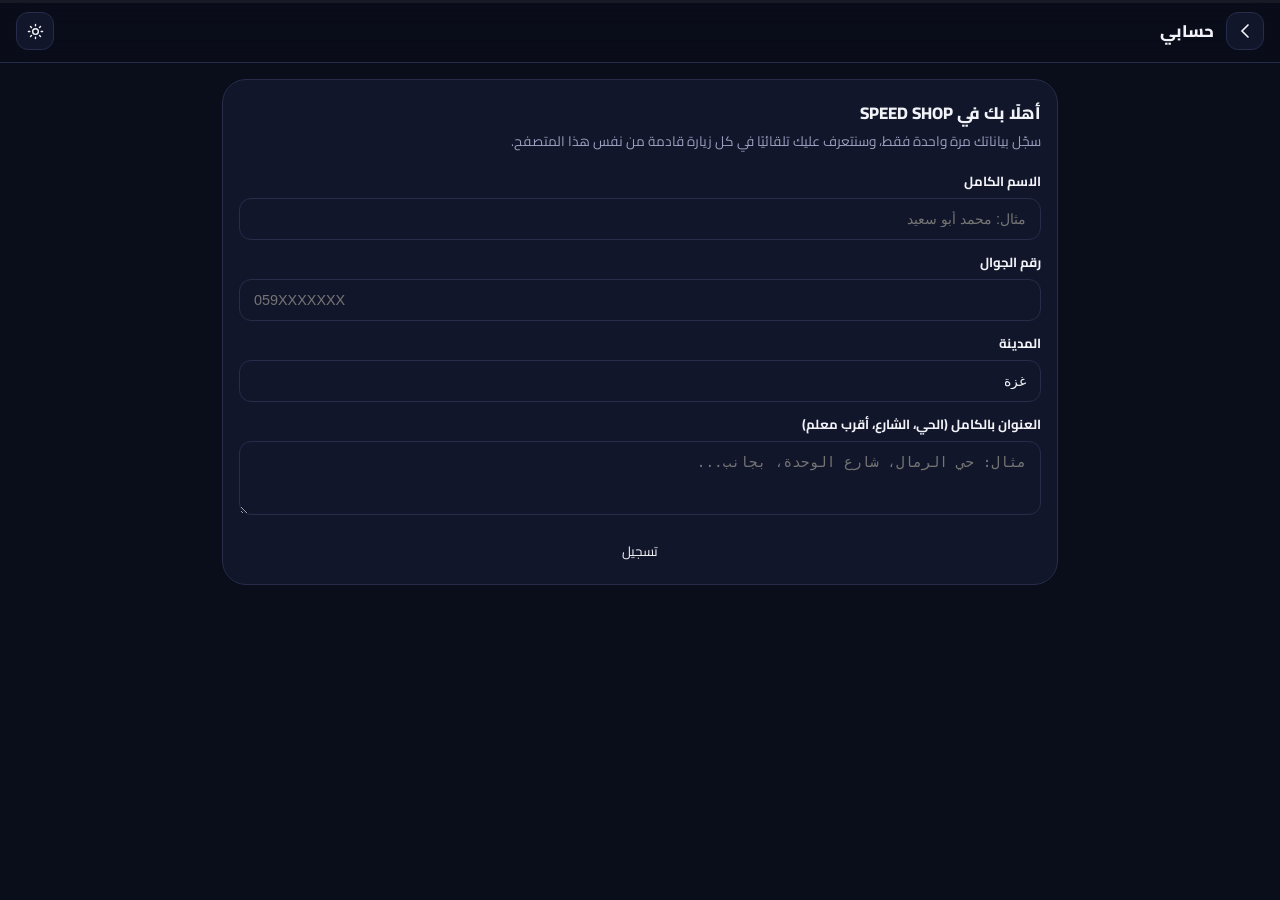
<file: account.html>
<!DOCTYPE html>
<html lang="ar" dir="rtl">
<head>
<meta charset="UTF-8">
<script>(function(){try{var t=localStorage.getItem("speedShopTheme")||"dark";document.documentElement.setAttribute("data-theme",t);}catch(e){}})();</script>
<script>window.addEventListener("pageshow", function(e){ if (e.persisted) { window.location.reload(); } });</script>
<link rel="stylesheet" href="core.css?v=2">
<script src="core.js?v=2"></script>
<meta name="viewport" content="width=device-width, initial-scale=1.0, viewport-fit=cover">
<title>حسابي — SPEED SHOP</title>
<link rel="preconnect" href="https://fonts.googleapis.com">
<link rel="preconnect" href="https://fonts.gstatic.com" crossorigin>
<link href="https://fonts.googleapis.com/css2?family=Cairo:wght@400;500;600;700;800;900&display=swap" rel="stylesheet">
<style>
  :root{
    --bg:#0A0D1A; --surface:#12162A; --surface-2:#1A1F3A; --line:#262C4A;
    --text:#F2F3F8; --text-dim:#9BA0C0; --accent:#3D5CFF; --accent-2:#00D9C0;
    --coral:#FF6A3D; --gold:#FFB020;
    --radius-sm:10px; --radius-md:16px; --radius-lg:24px;
    --safe-bottom: env(safe-area-inset-bottom, 0px);
  }
  *{box-sizing:border-box; margin:0; padding:0;}
  html{scroll-behavior:smooth;}
  body{
    font-family:'Cairo', sans-serif; background:var(--bg); color:var(--text); line-height:1.6;
    -webkit-font-smoothing:antialiased; overflow-x:hidden; padding-bottom:calc(96px + var(--safe-bottom));
  }
  img{max-width:100%; display:block;}
  a{color:inherit; text-decoration:none;}
  button{font-family:inherit; border:none; cursor:pointer; color:inherit; background:none;}
  ::selection{background:var(--accent); color:#fff;}
  @media (prefers-reduced-motion: reduce){*{animation-duration:0.01ms !important; transition-duration:0.01ms !important;}}

  .wrap{max-width:900px; margin:0 auto; padding:0 16px;}

  header.top{
    position:sticky; top:0; z-index:50; background:rgba(10,13,26,0.92);
    backdrop-filter:blur(14px); border-bottom:1px solid var(--line);
  }
  .top-row{display:flex; align-items:center; gap:12px; padding:12px 16px;}
  .icon-btn{
    width:38px; height:38px; border-radius:12px; background:var(--surface); border:1px solid var(--line);
    display:flex; align-items:center; justify-content:center; color:var(--text); flex-shrink:0;
  }
  .page-title{font-weight:800; font-size:1.05rem;}
  .top-spacer{margin-inline-start:auto;}

  main{padding-top:8px;}

  /* ===== PROFILE HEAD ===== */
  .profile-head{
    margin:16px 16px 0; background:linear-gradient(135deg, rgba(61,92,255,0.14), rgba(0,217,192,0.06));
    border:1px solid var(--line); border-radius:var(--radius-lg); padding:18px;
    display:flex; align-items:center; gap:14px;
  }
  .avatar{
    width:60px; height:60px; border-radius:50%; flex-shrink:0;
    background:linear-gradient(135deg, var(--accent), var(--accent-2));
    display:flex; align-items:center; justify-content:center; font-size:1.6rem; font-weight:800; color:#fff;
  }
  .profile-info{flex:1; min-width:0;}
  .profile-name{font-size:1.02rem; font-weight:800;}
  .profile-phone{font-size:0.78rem; color:var(--text-dim); margin-top:2px;}
  .profile-tier{
    display:inline-flex; align-items:center; gap:4px; font-size:0.66rem; font-weight:800;
    color:var(--gold); background:rgba(255,176,32,0.1); border-radius:7px; padding:3px 8px; margin-top:6px;
  }
  .edit-btn{
    width:34px; height:34px; border-radius:11px; background:var(--surface); border:1px solid var(--line);
    display:flex; align-items:center; justify-content:center; flex-shrink:0; color:var(--text-dim);
  }

  /* ===== STATS ===== */
  .stats-row{display:flex; gap:10px; margin:14px 16px 0;}
  .stat-card{
    flex:1; background:var(--surface); border:1px solid var(--line); border-radius:var(--radius-md);
    padding:12px; text-align:center;
  }
  .stat-card b{display:block; font-size:1.15rem; font-weight:800; color:var(--accent-2);}
  .stat-card span{font-size:0.68rem; color:var(--text-dim);}

  /* ===== MENU SECTION ===== */
  .section{margin:20px 16px 0;}
  .section-label{font-size:0.72rem; font-weight:800; color:var(--text-dim); margin-bottom:8px; padding:0 4px;}
  .menu-card{background:var(--surface); border:1px solid var(--line); border-radius:var(--radius-lg); overflow:hidden;}
  .menu-row{
    display:flex; align-items:center; gap:12px; padding:14px 16px; cursor:pointer;
  }
  .menu-row:not(:last-child){border-bottom:1px solid var(--line);}
  .menu-row .em{
    width:34px; height:34px; border-radius:10px; background:var(--surface-2); flex-shrink:0;
    display:flex; align-items:center; justify-content:center; font-size:1rem;
  }
  .menu-row .label{flex:1; font-size:0.86rem; font-weight:700;}
  .menu-row .badge{
    font-size:0.68rem; font-weight:800; background:var(--accent); color:#fff; border-radius:7px; padding:2px 7px;
  }
  .menu-row .chev{color:var(--text-dim); flex-shrink:0;}
  .menu-row.danger .label{color:var(--coral);}
  .menu-row.danger .em{color:var(--coral);}

  /* toggle switch */
  .switch{width:42px; height:24px; border-radius:14px; background:var(--surface-2); border:1px solid var(--line); position:relative; flex-shrink:0; transition:background .2s ease;}
  .switch.on{background:var(--accent-2); border-color:var(--accent-2);}
  .switch::after{content:''; position:absolute; top:2px; right:2px; width:18px; height:18px; border-radius:50%; background:#fff; transition:transform .2s ease;}
  .switch.on::after{transform:translateX(-18px);}

  /* ===== LANGUAGE PILLS ===== */
  .lang-pills{display:flex; gap:8px; padding:14px 16px;}
  .lang-pill{
    flex:1; text-align:center; padding:9px; border-radius:11px; background:var(--surface-2);
    border:1.5px solid var(--line); font-size:0.82rem; font-weight:700; color:var(--text-dim);
  }
  .lang-pill.selected{background:var(--accent); border-color:var(--accent); color:#fff;}

  .app-version{text-align:center; font-size:0.7rem; color:var(--text-dim); margin:22px 16px 0;}

  /* ===== LIGHT THEME (DAY MODE) ===== */
  html[data-theme="light"]{
    --bg:#F4F6FB; --surface:#FFFFFF; --surface-2:#EEF1F8; --line:#E1E5F0;
    --text:#12162A; --text-dim:#667085; --accent:#3D5CFF; --accent-2:#0E9C87;
    --coral:#D14722; --gold:#B8790A;
  }
  html[data-theme="light"] header.top{background:rgba(255,255,255,0.86); box-shadow:0 1px 0 var(--line);}
  html[data-theme="light"] .bottom-nav{background:rgba(255,255,255,0.92);}
  html[data-theme="light"] .checkout-bar{background:rgba(255,255,255,0.92);}
  html[data-theme="light"] .bottom-bar{background:rgba(255,255,255,0.92);}
  html[data-theme="light"] .success-overlay{background:rgba(244,246,251,0.95);}
  html[data-theme="light"] .map-eta{background:rgba(255,255,255,0.92);}
  html[data-theme="light"] .ci-media,
  html[data-theme="light"] .p-media,
  html[data-theme="light"] .rider-avatar,
  html[data-theme="light"] .fav-media{background:linear-gradient(135deg, var(--surface-2), #E2E7F5);}
  html[data-theme="light"] .drawer{box-shadow:-8px 0 30px -10px rgba(20,30,60,0.15);}

  /* theme toggle icon swap */
  .theme-toggle .icon-moon{display:none;}
  .theme-toggle .icon-sun{display:flex;}
  html[data-theme="light"] .theme-toggle .icon-sun{display:none;}
  html[data-theme="light"] .theme-toggle .icon-moon{display:flex;}

  /* ============================================================
     MOTION & INTERACTION SYSTEM — unified across the app
     (added: does not change layout, branding or functionality)
     ============================================================ */
  :root{
    --m-ease-out:cubic-bezier(.16,1,.3,1);
    --m-ease-in:cubic-bezier(.7,0,.84,0);
    --m-ease-in-out:cubic-bezier(.65,0,.35,1);
    --m-spring:cubic-bezier(.34,1.56,.64,1);
    --m-fast:140ms; --m-base:220ms; --m-slow:320ms;
    --m-scroll-ease:cubic-bezier(.22,1,.36,1); --m-scroll-dur:520ms;
    --m-reveal-dist:20px;
  }

  /* ---- buttons & tappable controls ---- */
  .icon-btn, .btn, .btn-primary, .btn-ghost, .btn-outline, .btn-coral,
  .fav-add, .clear-btn, .edit-btn, .promo-apply, .form-save-btn, .add-addr-btn,
  .hamburger-btn, .p-add, .p-fav, .call, .drawer-close, .fav-remove,
  .saved-restore, .top-fab, .sum-items-toggle, .saved-toggle, .ci-remove,
  .ci-save, .discount, .qty button, .rider-actions a, .swatch, .chip{
    transition:transform var(--m-fast) var(--m-ease-out),
               box-shadow var(--m-fast) var(--m-ease-out),
               background-color var(--m-fast) var(--m-ease-out),
               border-color var(--m-fast) var(--m-ease-out),
               color var(--m-fast) var(--m-ease-out),
               opacity var(--m-fast) var(--m-ease-out) !important;
    will-change:transform;
  }
  @media (hover:hover){
    .icon-btn:hover, .btn:hover, .btn-primary:hover, .btn-ghost:hover, .btn-outline:hover, .btn-coral:hover,
    .fav-add:hover:not(:disabled), .edit-btn:hover, .promo-apply:hover, .form-save-btn:hover, .add-addr-btn:hover,
    .p-add:hover, .call:hover, .top-fab:hover, .saved-restore:hover, .swatch:hover, .chip:hover{
      transform:translateY(-1px) scale(1.02);
      box-shadow:0 8px 18px -8px rgba(0,0,0,.35);
    }
    .order-card:hover, .rp-card:hover, .addr-card:hover, .why-card:hover, .t-card:hover,
    .p-card:hover, .stat-card:hover, .rider-card:hover, .map-card:hover{
      transform:translateY(-3px);
      border-color:var(--accent);
      box-shadow:0 14px 28px -16px rgba(0,0,0,.4);
    }
    .menu-row:hover, .pay-option:hover, .drawer-link:hover, .faq-item:hover, .addr-card:hover{
      background-color:var(--surface-2);
    }
  }
  .icon-btn:active, .btn:active, .btn-primary:active, .btn-ghost:active, .btn-outline:active, .btn-coral:active,
  .fav-add:active, .clear-btn:active, .edit-btn:active, .promo-apply:active, .form-save-btn:active,
  .add-addr-btn:active, .hamburger-btn:active, .p-add:active, .p-fav:active, .call:active,
  .drawer-close:active, .fav-remove:active, .top-fab:active, .menu-row:active, .pay-option:active,
  .drawer-link:active, .lang-pill:active, .tab:active, .tabbtn:active, .swatch:active, .chip:active,
  .cat-card:active, .order-card:active, .rp-card:active, .fav-card:active, .addr-card:active, .p-card:active{
    transform:scale(.97) !important;
    transition-duration:90ms !important;
  }

  /* ---- cards ---- */
  .cat-card, .order-card, .rp-card, .fav-card, .addr-card, .rider-card, .map-card, .why-card, .t-card,
  .cart-item, .saved-item, .p-card, .stat-card{
    transition:transform var(--m-base) var(--m-ease-out),
               box-shadow var(--m-base) var(--m-ease-out),
               border-color var(--m-base) var(--m-ease-out) !important;
    will-change:transform;
  }

  /* ---- rows, tabs, pills, chips ---- */
  .menu-row, .pay-option, .oc-head, .drawer-link, .faq-item, .lang-pill, .tab, .tabbtn,
  .swatch, .chip, .oc-store-chip{
    transition:background-color var(--m-fast) var(--m-ease-out),
               color var(--m-fast) var(--m-ease-out),
               border-color var(--m-fast) var(--m-ease-out),
               transform var(--m-fast) var(--m-ease-out) !important;
  }

  /* ---- stepper / progress dots ---- */
  .dot, .step .dot, .step-line, .step, .gdot, .tl-dot, .tl-line{
    transition:background-color var(--m-base) var(--m-ease-in-out),
               border-color var(--m-base) var(--m-ease-in-out),
               color var(--m-base) var(--m-ease-in-out),
               width var(--m-base) var(--m-ease-in-out),
               transform var(--m-base) var(--m-ease-in-out) !important;
  }

  /* ---- toggle switches ---- */
  .switch{transition:background-color var(--m-base) var(--m-ease-in-out), border-color var(--m-base) var(--m-ease-in-out) !important;}
  .switch::after{transition:transform var(--m-base) var(--m-spring) !important;}

  /* ---- toast ---- */
  .toast{transition:opacity var(--m-base) var(--m-ease-out), transform var(--m-base) var(--m-spring) !important;}

  /* ---- drawer / overlays ---- */
  .drawer-overlay{transition:opacity var(--m-base) var(--m-ease-out) !important;}
  .drawer{transition:transform var(--m-slow) var(--m-ease-out) !important;}
  .drawer-link{transform:translateX(0);}

  /* ---- accordions (max-height panels) ---- */
  .saved-list, .sum-items{transition:max-height var(--m-slow) var(--m-ease-in-out) !important;}
  .saved-toggle .chev{transition:transform var(--m-base) var(--m-ease-in-out) !important;}

  /* ---- inline validation / promo messages ---- */
  .promo-msg.ok, .promo-msg.err, .field-err{animation:m-fade-up var(--m-fast) var(--m-ease-out);}

  /* ---- tab panel crossfade ---- */
  .tabpanel.active{animation:m-fade-up var(--m-base) var(--m-ease-out);}
  .gallery-slide{transition:opacity var(--m-base) var(--m-ease-out) !important;}

  /* ---- success / confirmation modal ---- */
  .success-overlay.open{animation:m-fade-in var(--m-base) var(--m-ease-out);}
  .success-card{animation:m-modal-in var(--m-slow) var(--m-ease-out) !important;}

  /* ---- reveal-on-scroll (generic, used by .reveal + .m-reveal) ---- */
  .reveal, .m-reveal{
    opacity:0; transform:translateY(var(--m-reveal-dist));
    transition:opacity var(--m-scroll-dur) var(--m-scroll-ease), transform var(--m-scroll-dur) var(--m-scroll-ease) !important;
    will-change:transform, opacity;
  }
  .reveal.in, .m-reveal.in{opacity:1; transform:translateY(0) translateX(0);}

  /* directional variants for scroll-reveal — assigned automatically by JS for visual variety */
  .m-reveal-d{transform:translateY(calc(var(--m-reveal-dist) * -1));}
  .m-reveal-l{transform:translateX(calc(var(--m-reveal-dist) * -1.6));}
  .m-reveal-r{transform:translateX(calc(var(--m-reveal-dist) * 1.6));}

  /* icon pop-in: small scale + fade for decorative icons inside revealed cards */
  .m-icon-pop{
    opacity:0; transform:scale(0.8);
    transition:opacity var(--m-base) var(--m-ease-out), transform var(--m-base) var(--m-spring) !important;
    display:inline-block; will-change:transform, opacity;
  }
  .m-icon-pop.in{opacity:1; transform:scale(1);}

  @media (max-width:640px){
    :root{ --m-reveal-dist:12px; --m-scroll-dur:380ms; }
  }

  /* ---- list add/remove ---- */
  .fav-card.removing, .cart-item.removing, .order-card.removing, .saved-item.removing{
    transition:transform var(--m-base) var(--m-ease-in), opacity var(--m-base) var(--m-ease-in) !important;
  }
  .m-enter{animation:m-fade-up var(--m-base) var(--m-ease-out);}

  @keyframes m-fade-up{from{opacity:0; transform:translateY(6px);} to{opacity:1; transform:translateY(0);}}
  @keyframes m-fade-in{from{opacity:0;} to{opacity:1;}}
  @keyframes m-modal-in{from{opacity:0; transform:scale(.96);} to{opacity:1; transform:scale(1);}}
  @keyframes m-nav-in{from{opacity:0; transform:translateY(-14px);} to{opacity:1; transform:translateY(0);}}
  @keyframes m-body-in{from{opacity:0;} to{opacity:1;}}

  /* ---- page load: navbar entrance + whole-page fade-in ---- */
  header.top{animation:m-nav-in .55s var(--m-ease-out) both;}
  body{animation:m-body-in var(--m-slow) var(--m-ease-out) both;}

  /* ---- page-to-page transition: fade the current page out before navigating away ---- */
  body.m-page-exit{opacity:0 !important; transition:opacity 180ms var(--m-ease-in) !important; pointer-events:none;}

  /* ---- slim top loading indicator (only shown briefly while a page navigation is in flight) ---- */
  .m-loadbar{
    position:fixed; top:0; right:0; left:0; height:2.5px; z-index:999;
    background:linear-gradient(90deg, var(--accent-2), var(--accent));
    transform:scaleX(0); transform-origin:right;
    opacity:0; pointer-events:none;
    transition:transform .45s var(--m-ease-out), opacity .2s var(--m-ease-out);
  }
  .m-loadbar.show{opacity:1; transform:scaleX(.72);}
  .m-loadbar.done{opacity:0; transform:scaleX(1); transition:transform .2s var(--m-ease-out), opacity .3s ease .15s;}

  /* ---- scroll progress bar: fills as the user scrolls down the page ---- */
  .m-scrollbar{
    position:fixed; top:0; right:0; left:0; height:2.5px; z-index:997; pointer-events:none;
    background:rgba(128,128,128,0.12);
  }
  .m-scrollbar-fill{
    height:100%; width:100%; transform:scaleX(0); transform-origin:right;
    background:linear-gradient(90deg, var(--accent-2), var(--accent));
    transition:transform 80ms linear;
    will-change:transform;
  }

  /* ---- hero parallax: background media + decorative glows drift slightly vs. scroll ---- */
  .hero{ --pz:0px; }
  .hero-media-wrap img{ transform:translate(-50%,-50%) translateY(var(--pz,0px)) !important; }
  .hero::before{ transform:translateY(calc(var(--pz,0px) * 0.7)); }
  .hero::after{ transform:translateY(calc(var(--pz,0px) * -0.7)); }

  @media (prefers-reduced-motion: reduce){
    *, *::before, *::after{
      animation-duration:0.01ms !important; animation-iteration-count:1 !important;
      transition-duration:0.01ms !important; scroll-behavior:auto !important;
    }
  }
</style>
</head>
<body>

<header class="top">
  <div class="top-row">
    <a class="icon-btn" href="index.html" aria-label="رجوع">
      <svg width="18" height="18" viewBox="0 0 24 24" fill="none" stroke="currentColor" stroke-width="2.2" stroke-linecap="round"><polyline points="16 4 8 12 16 20"/></svg>
    </a>
    <div class="page-title">حسابي</div>
    <div class="top-spacer"></div>
    <button class="icon-btn theme-toggle" id="themeToggle" aria-label="الوضع الليلي/النهاري">
      <svg class="icon-sun" width="17" height="17" viewBox="0 0 24 24" fill="none" stroke="currentColor" stroke-width="2" stroke-linecap="round" stroke-linejoin="round"><circle cx="12" cy="12" r="4"/><path d="M12 2v2M12 20v2M4.93 4.93l1.41 1.41M17.66 17.66l1.41 1.41M2 12h2M20 12h2M4.93 19.07l1.41-1.41M17.66 6.34l1.41-1.41"/></svg>
      <svg class="icon-moon" width="17" height="17" viewBox="0 0 24 24" fill="none" stroke="currentColor" stroke-width="2" stroke-linecap="round" stroke-linejoin="round"><path d="M21 12.8A9 9 0 1 1 11.2 3a7 7 0 0 0 9.8 9.8z"/></svg>
    </button>
    
  </div>
</header>

<main>
  <div class="wrap">

    <!-- REGISTRATION / AUTO-LOGIN GATE -->
    <!-- تظهر هذه الخانة فقط أول مرة يدخل بها الزائر من هذا المتصفح. بعد التسجيل تُحفظ بياناته
         تلقائيًا، وفي كل زيارة لاحقة من نفس المتصفح سيتم التعرف عليه دون الحاجة لإعادة التسجيل. -->
    <div id="authGate" style="display:none;">
      <div class="section" style="margin-top:8px;">
        <div class="menu-card" style="padding:20px 16px;">
          <h2 style="font-size:1.05rem; font-weight:800; margin-bottom:4px;">
            أهلًا بك في SPEED SHOP
          </h2>
          <p style="color:var(--text-dim); font-size:0.85rem; margin-bottom:18px;">
            سجّل بياناتك مرة واحدة فقط، وسنتعرف عليك تلقائيًا في كل زيارة قادمة من نفس هذا المتصفح.
          </p>
          <form id="registerForm">
            <div class="form-group" style="margin-bottom:12px;">
              <label style="display:block; font-size:0.82rem; font-weight:700; margin-bottom:6px;">الاسم الكامل</label>
              <input type="text" id="regName" required placeholder="مثال: محمد أبو سعيد"
                style="width:100%; padding:12px 14px; border-radius:12px; border:1px solid var(--line); background:var(--bg-2, transparent); color:inherit; font-size:0.9rem;">
            </div>
            <div class="form-group" style="margin-bottom:12px;">
              <label style="display:block; font-size:0.82rem; font-weight:700; margin-bottom:6px;">رقم الجوال</label>
              <input type="tel" id="regPhone" required placeholder="059XXXXXXX" inputmode="numeric" pattern="[0-9]{9,10}"
                style="width:100%; padding:12px 14px; border-radius:12px; border:1px solid var(--line); background:var(--bg-2, transparent); color:inherit; font-size:0.9rem;">
            </div>
            <div class="form-group" style="margin-bottom:12px;">
              <label style="display:block; font-size:0.82rem; font-weight:700; margin-bottom:6px;">المدينة</label>
              <input type="text" id="regCity" value="غزة" required
                style="width:100%; padding:12px 14px; border-radius:12px; border:1px solid var(--line); background:var(--bg-2, transparent); color:inherit; font-size:0.9rem;">
            </div>
            <div class="form-group" style="margin-bottom:16px;">
              <label style="display:block; font-size:0.82rem; font-weight:700; margin-bottom:6px;">العنوان بالكامل (الحي، الشارع، أقرب معلم)</label>
              <textarea id="regAddress" required rows="3" placeholder="مثال: حي الرمال، شارع الوحدة، بجانب..."
                style="width:100%; padding:12px 14px; border-radius:12px; border:1px solid var(--line); background:var(--bg-2, transparent); color:inherit; font-size:0.9rem; resize:vertical;"></textarea>
            </div>
            <p id="regError" style="display:none; color:#ff5d5d; font-size:0.8rem; margin-bottom:10px;"></p>
            <button type="submit" class="btn btn-primary" style="width:100%;">تسجيل</button>
          </form>
        </div>
      </div>
    </div>

    <!-- PROFILE (يظهر فقط بعد التسجيل / التعرّف التلقائي) -->
    <div id="profileWrap" style="display:none;">
    <!-- PROFILE HEAD -->
    <div class="profile-head">
      <div class="avatar" id="avatarInitial">؟</div>
      <div class="profile-info">
        <div class="profile-name" id="profileName">—</div>
        <div class="profile-phone" id="profilePhone">—</div>
        <span class="profile-tier" id="profileAddress">—</span>
      </div>
      <button class="edit-btn" id="editProfileBtn" aria-label="تعديل الملف الشخصي">
        <svg width="16" height="16" viewBox="0 0 24 24" fill="none" stroke="currentColor" stroke-width="2" stroke-linecap="round"><path d="M12 20h9"/><path d="M16.5 3.5a2.12 2.12 0 0 1 3 3L7 19l-4 1 1-4Z"/></svg>
      </button>
    </div>

    <!-- STATS -->
    <div class="stats-row">
      <div class="stat-card"><b id="statOrders">0</b><span>طلب</span></div>
      <div class="stat-card"><b id="statWishlist">0</b><span>مفضلة</span></div>
      <div class="stat-card"><b id="statAddresses">1</b><span>عناوين</span></div>
    </div>

    <!-- MY ACTIVITY -->
    <div class="section">
      <div class="section-label">نشاطي</div>
      <div class="menu-card">
        <a class="menu-row" href="my-orders.html">
          <span class="label">طلباتي</span>
          <span class="badge" id="ordersBadge" style="display:none;"></span>
          <svg class="chev" width="16" height="16" viewBox="0 0 24 24" fill="none" stroke="currentColor" stroke-width="2"><polyline points="15 18 9 12 15 6" transform="rotate(180 12 12)"/></svg>
        </a>
        <a class="menu-row" href="wishlist.html">
          <span class="label">المفضلة</span>
          <svg class="chev" width="16" height="16" viewBox="0 0 24 24" fill="none" stroke="currentColor" stroke-width="2"><polyline points="15 18 9 12 15 6" transform="rotate(180 12 12)"/></svg>
        </a>
        <a class="menu-row" href="cart.html">
          <span class="label">سلتي</span>
          <svg class="chev" width="16" height="16" viewBox="0 0 24 24" fill="none" stroke="currentColor" stroke-width="2"><polyline points="15 18 9 12 15 6" transform="rotate(180 12 12)"/></svg>
        </a>
      </div>
    </div>

    <!-- ACCOUNT SETTINGS -->
    <div class="section">
      <div class="section-label">إعدادات الحساب</div>
      <div class="menu-card">
        <div class="menu-row" id="addressRow">
          <span class="label">العنوان المحفوظ</span>
          <svg class="chev" width="16" height="16" viewBox="0 0 24 24" fill="none" stroke="currentColor" stroke-width="2"><polyline points="15 18 9 12 15 6" transform="rotate(180 12 12)"/></svg>
        </div>
        <div class="menu-row">
          <span class="label">طرق الدفع</span>
          <svg class="chev" width="16" height="16" viewBox="0 0 24 24" fill="none" stroke="currentColor" stroke-width="2"><polyline points="15 18 9 12 15 6" transform="rotate(180 12 12)"/></svg>
        </div>
        <div class="menu-row" id="notifRow">
          <span class="label">إشعارات الطلبات</span>
          <div class="switch on" id="notifSwitch"></div>
        </div>
        <div class="menu-row" id="promoRow">
          <span class="label">إشعارات العروض</span>
          <div class="switch" id="promoSwitch"></div>
        </div>
      </div>
    </div>

    <!-- LANGUAGE -->
    <div class="section">
      <div class="section-label">اللغة</div>
      <div class="menu-card">
        <div class="lang-pills">
          <button class="lang-pill selected">العربية</button>
          <button class="lang-pill">English</button>
        </div>
      </div>
    </div>

    <!-- SUPPORT -->
    <div class="section">
      <div class="section-label">الدعم</div>
      <div class="menu-card">
        <div class="menu-row">
          <span class="label">تواصل مع الدعم</span>
          <svg class="chev" width="16" height="16" viewBox="0 0 24 24" fill="none" stroke="currentColor" stroke-width="2"><polyline points="15 18 9 12 15 6" transform="rotate(180 12 12)"/></svg>
        </div>
        <div class="menu-row">
          <span class="label">الأسئلة الشائعة</span>
          <svg class="chev" width="16" height="16" viewBox="0 0 24 24" fill="none" stroke="currentColor" stroke-width="2"><polyline points="15 18 9 12 15 6" transform="rotate(180 12 12)"/></svg>
        </div>
        <div class="menu-row">
          <span class="label">الشروط والأحكام</span>
          <svg class="chev" width="16" height="16" viewBox="0 0 24 24" fill="none" stroke="currentColor" stroke-width="2"><polyline points="15 18 9 12 15 6" transform="rotate(180 12 12)"/></svg>
        </div>
      </div>
    </div>

    <!-- LOGOUT -->
    <div class="section">
      <div class="menu-card">
        <div class="menu-row danger" id="logoutBtn">
          <span class="label">تسجيل الخروج</span>
        </div>
      </div>
    </div>

    <div class="app-version">SPEED SHOP · الإصدار 1.0.0</div>
    </div>
  </div>
</main>

<script>
  // ===== حالة الحساب: تسجيل مرة واحدة، ثم التعرف التلقائي من نفس المتصفح =====
  function renderAccount(){
    const user = SS.getUser();
    const gate = document.getElementById('authGate');
    const profile = document.getElementById('profileWrap');

    if(!user){
      gate.style.display = 'block';
      profile.style.display = 'none';
      return;
    }

    gate.style.display = 'none';
    profile.style.display = 'block';

    document.getElementById('avatarInitial').textContent = (user.name || '؟').trim().charAt(0) || '؟';
    document.getElementById('profileName').textContent = user.name || '—';
    document.getElementById('profilePhone').textContent = user.phone || '—';
    document.getElementById('profileAddress').textContent = (user.city || 'غزة');

    const myOrders = SS.getMyOrders();
    document.getElementById('statOrders').textContent = myOrders.length;
    document.getElementById('statWishlist').textContent = SS.getWishlist().length;
    document.getElementById('statAddresses').textContent = user.address ? 1 : 0;

    const inProgress = myOrders.filter(o => o.status === 'new' || o.status === 'prep').length;
    const ordersBadge = document.getElementById('ordersBadge');
    if(inProgress > 0){
      ordersBadge.textContent = inProgress + ' جارٍ';
      ordersBadge.style.display = 'inline-flex';
    } else {
      ordersBadge.style.display = 'none';
    }

    document.getElementById('addressRow').querySelector('.label').textContent =
      user.address ? `${user.city} — ${user.address}` : 'العنوان المحفوظ';
  }

  function fillFormFromUser(){
    const user = SS.getUser();
    if(!user) return;
    document.getElementById('regName').value = user.name || '';
    document.getElementById('regPhone').value = user.phone || '';
    document.getElementById('regCity').value = user.city || 'غزة';
    document.getElementById('regAddress').value = user.address || '';
  }

  document.getElementById('registerForm').addEventListener('submit', function(e){
    e.preventDefault();
    const name = document.getElementById('regName').value.trim();
    const phone = document.getElementById('regPhone').value.trim();
    const city = document.getElementById('regCity').value.trim();
    const address = document.getElementById('regAddress').value.trim();
    const err = document.getElementById('regError');

    if(!/^[0-9]{9,10}$/.test(phone)){
      err.textContent = 'يرجى إدخال رقم جوال صحيح (أرقام فقط).';
      err.style.display = 'block';
      return;
    }
    err.style.display = 'none';

    SS.registerUser({ name, phone, city, address });
    renderAccount();
  });

  document.getElementById('editProfileBtn').addEventListener('click', () => {
    fillFormFromUser();
    document.getElementById('authGate').style.display = 'block';
    document.getElementById('profileWrap').style.display = 'none';
    document.getElementById('authGate').scrollIntoView({behavior:'smooth'});
  });

  document.getElementById('notifSwitch').addEventListener('click', function(){
    this.classList.toggle('on');
  });
  document.getElementById('promoSwitch').addEventListener('click', function(){
    this.classList.toggle('on');
  });
  document.querySelectorAll('.lang-pill').forEach(p => {
    p.addEventListener('click', function(){
      document.querySelectorAll('.lang-pill').forEach(x => x.classList.remove('selected'));
      this.classList.add('selected');
    });
  });
  document.getElementById('logoutBtn').addEventListener('click', () => {
    if(confirm('هل تريد تسجيل الخروج من حسابك؟ سيُطلب منك التسجيل مجددًا في هذا المتصفح.')){
      SS.logoutUser();
      renderAccount();
    }
  });

  renderAccount();
</script>
<script>
  (function(){
    var btn = document.getElementById('themeToggle');
    if(!btn) return;
    btn.addEventListener('click', function(){
      var isLight = document.documentElement.getAttribute('data-theme') === 'light';
      var next = isLight ? 'dark' : 'light';
      document.documentElement.setAttribute('data-theme', next);
      try{ localStorage.setItem('speedShopTheme', next); }catch(e){}
    });
  })();
</script>
<script>
(function(){
  // Enables :active styles to fire reliably on iOS Safari
  document.addEventListener('touchstart', function(){}, {passive:true});

  // Scroll-reveal: adds directional variety + per-group stagger to cards/sections
  // (down for headings, left/right for paired cards, up for the rest), plus a
  // gentle pop-in for icons inside them. Also covers elements already tagged
  // with .reveal/.m-reveal so the whole page stays visually consistent.
  var sel = '.order-card, .addr-card, .rp-card, .why-card, .t-card, .fav-card, .rider-card, .map-card, .stat-card, .section, .cart-item, .saved-item, .page-title, .p-title, .section-head, .section-label, .hero, .hero-stats, .stats-row, .cat-card, .p-card, .offer-band';
  var downSel = '.section-head, .section-label, .page-title, .p-title';
  var sideSel = '.addr-card, .rp-card, .rider-card, .map-card, .fav-card';
  var iconHostSel = '.why-card, .cat-card, .t-card, .stat-card';
  var all = Array.prototype.slice.call(document.querySelectorAll(sel));
  if('IntersectionObserver' in window && all.length){
    var parentIdx = new Map();
    var parentSide = new Map();
    all.forEach(function(el){
      if(!el.classList.contains('reveal') && !el.classList.contains('m-reveal')){
        el.classList.add('m-reveal');
      }
      if(el.matches(downSel)){
        el.classList.add('m-reveal-d');
      } else if(el.matches(sideSel)){
        var side = parentSide.get(el.parentElement) || 0;
        el.classList.add(side % 2 === 0 ? 'm-reveal-r' : 'm-reveal-l');
        parentSide.set(el.parentElement, side + 1);
      }
      var idx = parentIdx.get(el.parentElement) || 0;
      el.style.transitionDelay = (Math.min(idx, 5) * 100) + 'ms';
      parentIdx.set(el.parentElement, idx + 1);
    });
    var mio = new IntersectionObserver(function(entries){
      entries.forEach(function(e){
        if(e.isIntersecting){
          e.target.classList.add('in');
          mio.unobserve(e.target);
        }
      });
    }, {threshold:0.12});
    all.forEach(function(el){ mio.observe(el); });

    var icons = [];
    all.forEach(function(el){
      if(el.matches(iconHostSel)){
        var em = el.querySelector('.em');
        if(em) icons.push(em);
      }
    });
    icons.forEach(function(el, i){
      el.classList.add('m-icon-pop');
      el.style.transitionDelay = (Math.min(i % 6, 5) * 100 + 80) + 'ms';
      mio.observe(el);
    });
  }
})();
</script>
<script>
(function(){
  var reduceMotion = window.matchMedia('(prefers-reduced-motion: reduce)').matches;
  var bar = document.createElement('div');
  bar.className = 'm-loadbar';
  document.body.appendChild(bar);

  // Shared helper so JS-triggered redirects (buy now, checkout, logout...) use the
  // same soft fade + loading cue as normal link navigation.
  window.mGoTo = function(href, delay){
    if(!href) return;
    bar.classList.remove('done');
    void bar.offsetWidth;
    bar.classList.add('show');
    if(reduceMotion){ window.location.href = href; return; }
    document.body.classList.add('m-page-exit');
    setTimeout(function(){ window.location.href = href; }, delay || 180);
  };

  // Intercept clicks on internal .html links to play a light fade-out before leaving.
  document.addEventListener('click', function(e){
    var a = e.target.closest && e.target.closest('a[href]');
    if(!a || e.defaultPrevented || e.button !== 0 || e.metaKey || e.ctrlKey || e.shiftKey || e.altKey) return;
    var href = a.getAttribute('href');
    if(!href || href.charAt(0) === '#' || a.target === '_blank' || a.hasAttribute('download')) return;
    if(/^([a-z]+:)?\/\//i.test(href) || /^(tel|sms|mailto|whatsapp):/i.test(href)) return;
    if(href.indexOf('.html') === -1) return;
    e.preventDefault();
    window.mGoTo(href);
  }, true);
})();
</script>
<script>
(function(){
  // Scroll progress bar
  var reduceMotion = window.matchMedia('(prefers-reduced-motion: reduce)').matches;
  var track = document.createElement('div');
  track.className = 'm-scrollbar';
  var fill = document.createElement('div');
  fill.className = 'm-scrollbar-fill';
  track.appendChild(fill);
  document.body.appendChild(track);
  var ticking = false;
  function updateProgress(){
    var doc = document.documentElement;
    var max = doc.scrollHeight - doc.clientHeight;
    var pct = max > 0 ? Math.min(1, Math.max(0, doc.scrollTop / max)) : 0;
    fill.style.transform = 'scaleX(' + pct + ')';
    ticking = false;
  }
  window.addEventListener('scroll', function(){
    if(!ticking){ requestAnimationFrame(updateProgress); ticking = true; }
  }, {passive:true});
  updateProgress();

  // Hero parallax: only runs while the hero is near the viewport, and skipped
  // entirely on reduced-motion or small/touch screens to keep things light.
  var hero = document.querySelector('.hero');
  var isSmall = window.matchMedia('(max-width:640px)').matches;
  if(hero && !reduceMotion && !isSmall && 'IntersectionObserver' in window){
    var active = false;
    function updateParallax(){
      var rect = hero.getBoundingClientRect();
      var mid = rect.top + rect.height / 2 - window.innerHeight / 2;
      var pz = Math.max(-24, Math.min(24, mid * -0.06));
      hero.style.setProperty('--pz', pz + 'px');
      if(active) requestAnimationFrame(updateParallax);
    }
    var hio = new IntersectionObserver(function(entries){
      entries.forEach(function(e){
        if(e.isIntersecting && !active){
          active = true;
          requestAnimationFrame(updateParallax);
        } else if(!e.isIntersecting){
          active = false;
        }
      });
    });
    hio.observe(hero);
  }
})();
</script>
</body>
</html>
</file>
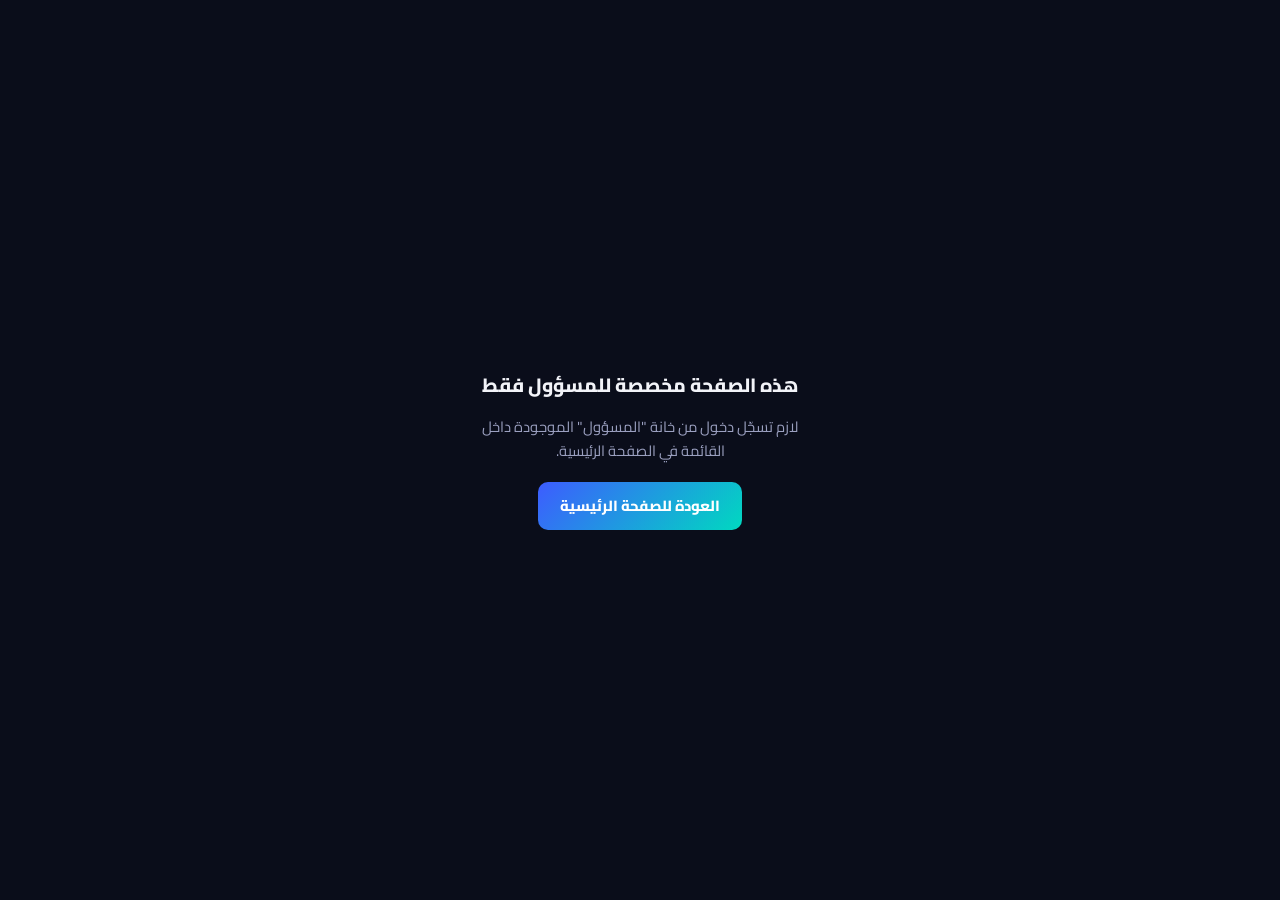
<file: admin.html>
<!DOCTYPE html>
<html lang="ar" dir="rtl">
<head>
<meta charset="UTF-8">
<script>(function(){try{var t=localStorage.getItem("speedShopTheme")||"dark";document.documentElement.setAttribute("data-theme",t);}catch(e){}})();</script>
<script>window.addEventListener("pageshow", function(e){ if (e.persisted) { window.location.reload(); } });</script>
<link rel="stylesheet" href="core.css?v=2">
<script src="core.js?v=2"></script>
<meta name="viewport" content="width=device-width, initial-scale=1.0, viewport-fit=cover">
<title>لوحة تحكم المسؤول — SPEED SHOP</title>
<link rel="preconnect" href="https://fonts.googleapis.com">
<link rel="preconnect" href="https://fonts.gstatic.com" crossorigin>
<link href="https://fonts.googleapis.com/css2?family=Cairo:wght@400;500;600;700;800;900&display=swap" rel="stylesheet">
<style>
  :root{
    --bg:#0A0D1A;
    --surface:#12162A;
    --surface-2:#1A1F3A;
    --line:#262C4A;
    --text:#F2F3F8;
    --text-dim:#9BA0C0;
    --accent:#3D5CFF;
    --accent-2:#00D9C0;
    --coral:#FF6A3D;
    --gold:#FFB020;
    --danger:#FF5D6C;
    --radius-sm:10px;
    --radius-md:16px;
    --radius-lg:24px;
    --safe-bottom: env(safe-area-inset-bottom, 0px);
  }
  *{box-sizing:border-box; margin:0; padding:0;}
  html{overflow-x:hidden;}
  body{
    font-family:'Cairo', sans-serif;
    background:var(--bg);
    color:var(--text);
    line-height:1.6;
    -webkit-font-smoothing:antialiased;
    min-height:100vh;
    overflow-x:hidden;
    width:100%;
  }
  img{max-width:100%; display:block;}
  a{color:inherit; text-decoration:none;}
  button,input,textarea,select{font-family:inherit;}
  button{border:none; cursor:pointer;}

  /* ===== GATE (not logged in) ===== */
  .gate{
    min-height:100vh; display:flex; flex-direction:column; align-items:center;
    justify-content:center; gap:14px; padding:24px; text-align:center;
  }
  .gate .em{font-size:2.4rem;}
  .gate h1{font-size:1.2rem; font-weight:800;}
  .gate p{color:var(--text-dim); font-size:0.92rem; max-width:320px;}
  .gate a{
    margin-top:6px; padding:12px 22px; border-radius:var(--radius-sm);
    background:linear-gradient(135deg, var(--accent), var(--accent-2));
    color:#fff; font-weight:800; font-size:0.92rem;
  }

  /* ===== SHELL ===== */
  .shell{display:none; min-height:100vh; flex-direction:column;}
  .shell.ready{display:flex;}

  /* ---- mobile top bar (always visible on mobile, hamburger top-right) ---- */
  .mobile-topbar{
    display:flex; align-items:center; justify-content:space-between; gap:12px;
    position:sticky; top:0; z-index:130;
    background:rgba(10,13,26,0.92); backdrop-filter:blur(14px);
    border-bottom:1px solid var(--line);
    padding:12px 16px;
  }
  .mobile-topbar .mt-title{display:flex; align-items:center; gap:8px; font-weight:900; font-size:0.98rem;}
  .mobile-topbar .mt-title .em{font-size:1.15rem;}
  .mobile-topbar button{
    width:42px; height:42px; border-radius:10px; background:var(--surface);
    border:1px solid var(--line); color:var(--text); display:flex; align-items:center;
    justify-content:center; flex-shrink:0;
  }
  .mobile-topbar button:active{transform:scale(0.94);}

  /* ---- sidebar (slides in from the right; mobile-first) ---- */
  .sidebar-overlay{
    position:fixed; inset:0; background:rgba(5,6,14,0.6); z-index:140;
    opacity:0; pointer-events:none; transition:opacity .25s ease;
  }
  .sidebar-overlay.open{opacity:1; pointer-events:auto;}
  .sidebar{
    position:fixed; top:0; right:0; bottom:0; left:auto; width:80%; max-width:300px;
    background:var(--surface); z-index:150;
    border-left:1px solid var(--line); padding:20px 16px;
    display:flex; flex-direction:column; gap:4px; overflow-y:auto;
    transform:translateX(100%);
    transition:transform .28s cubic-bezier(.4,0,.2,1);
  }
  .sidebar.open{transform:translateX(0);}
  .sidebar-close{
    align-self:flex-start; width:34px; height:34px; border-radius:9px;
    background:var(--surface-2); color:var(--text); display:flex; align-items:center;
    justify-content:center; margin-bottom:10px;
  }
  .brand{display:flex; align-items:center; gap:10px; padding:0 6px 20px; border-bottom:1px solid var(--line); margin-bottom:16px;}
  .brand .em{font-size:1.5rem;}
  .brand div b{display:block; font-size:1rem; font-weight:900;}
  .brand div span{display:block; font-size:0.72rem; color:var(--text-dim);}
  .nav-item{
    display:flex; align-items:center; gap:12px; padding:14px 12px;
    border-radius:var(--radius-sm); font-weight:700; font-size:0.92rem;
    color:var(--text-dim); background:none; width:100%; text-align:right;
  }
  .nav-item .em{font-size:1.05rem; width:20px; text-align:center;}
  .nav-item:hover{background:var(--surface-2); color:var(--text);}
  .nav-item.active{background:var(--surface-2); color:var(--text); box-shadow:inset 3px 0 0 var(--coral);}
  .logout-btn{
    margin-top:auto; display:flex; align-items:center; gap:12px; padding:14px 12px;
    border-radius:var(--radius-sm); font-weight:700; font-size:0.92rem;
    color:var(--danger); background:none; width:100%; text-align:right;
  }
  .logout-btn:hover{background:rgba(255,93,108,0.1);}

  /* ---- main ---- */
  .content{flex:1; width:100%; padding:18px 16px 60px; max-width:1100px; margin:0 auto;}
  .topbar{display:flex; align-items:center; justify-content:space-between; margin-bottom:20px; gap:12px; flex-wrap:wrap;}
  .topbar h2{font-size:1.2rem; font-weight:900;}
  .topbar p{color:var(--text-dim); font-size:0.84rem; margin-top:2px;}

  .panel{display:none;}
  .panel.active{display:block;}

  .stat-grid{display:grid; grid-template-columns:repeat(2, 1fr); gap:12px; margin-bottom:22px;}
  .stat-card{background:var(--surface); border:1px solid var(--line); border-radius:var(--radius-md); padding:16px;}
  .stat-card .em{font-size:1.2rem;}
  .stat-card b{display:block; font-size:1.35rem; font-weight:900; margin-top:8px;}
  .stat-card span{color:var(--text-dim); font-size:0.78rem;}

  .card{background:var(--surface); border:1px solid var(--line); border-radius:var(--radius-md); padding:16px; margin-bottom:16px;}
  .card h3{font-size:0.98rem; font-weight:800; margin-bottom:14px;}

  .btn{
    padding:13px 18px; border-radius:var(--radius-sm); font-weight:800; font-size:0.9rem;
    background:linear-gradient(135deg, var(--accent), var(--accent-2)); color:#fff;
    width:100%;
  }
  .btn.coral{background:linear-gradient(135deg, var(--coral), var(--gold));}
  .btn.outline{background:var(--surface-2); color:var(--text);}
  .btn.danger{background:rgba(255,93,108,0.14); color:var(--danger);}
  .btn:active{transform:scale(0.97);}
  .btn-row{display:flex; gap:10px; flex-wrap:wrap;}
  .btn-row .btn{width:auto; flex:1; min-width:140px;}

  .field{display:block; margin-bottom:14px; width:100%;}
  .field span{display:block; font-size:0.82rem; color:var(--text-dim); margin-bottom:6px; font-weight:600;}
  .field input, .field textarea, .field select{
    width:100%; background:var(--surface-2); border:1px solid var(--line);
    border-radius:var(--radius-sm); padding:13px; color:var(--text); font-size:16px;
  }
  .field textarea{resize:vertical; min-height:80px;}
  .field input:focus, .field textarea:focus, .field select:focus{outline:none; border-color:var(--accent);}
  .grid-2{display:grid; grid-template-columns:1fr; gap:0;}

  /* product list */
  .p-row{
    display:flex; align-items:center; gap:14px; padding:14px 0; border-bottom:1px solid var(--line);
  }
  .p-row:last-child{border-bottom:none;}
  .p-thumb{
    width:52px; height:52px; border-radius:12px; background:var(--surface-2);
    display:flex; align-items:center; justify-content:center; font-size:1.3rem; flex-shrink:0;
    overflow:hidden;
  }
  .p-thumb img{width:100%; height:100%; object-fit:cover; display:block;}
  .img-preview-row{display:flex; align-items:center; gap:10px; margin:-6px 0 14px; flex-wrap:wrap;}
  .img-thumb{position:relative; width:70px; height:70px; flex-shrink:0;}
  .img-thumb img{width:100%; height:100%; border-radius:12px; object-fit:cover; border:1px solid var(--line); display:block;}
  .img-thumb .img-thumb-del{
    position:absolute; top:-7px; right:-7px; width:22px; height:22px; border-radius:50%;
    background:var(--danger); color:#fff; display:flex; align-items:center; justify-content:center;
    border:2px solid var(--bg); font-size:0.75rem; line-height:1;
  }
  .img-thumb-add{
    width:70px; height:70px; border-radius:12px; border:1.5px dashed var(--line);
    display:flex; align-items:center; justify-content:center; color:var(--text-dim); flex-shrink:0; cursor:pointer;
  }

  .modal-overlay{
    display:none; position:fixed; inset:0; background:rgba(0,0,0,0.55);
    align-items:center; justify-content:center; z-index:500; padding:16px;
  }
  .modal-overlay.open{display:flex;}
  .modal-box{
    background:var(--surface); border-radius:18px; padding:20px; width:100%; max-width:460px;
    max-height:88vh; overflow-y:auto;
  }
  .modal-head{display:flex; align-items:center; justify-content:space-between; margin-bottom:14px;}
  .modal-head h3{font-size:1rem; font-weight:800;}
  .p-info{flex:1; min-width:0;}
  .p-info b{display:block; font-size:0.95rem; font-weight:800;}
  .p-info span{display:block; color:var(--text-dim); font-size:0.8rem; margin-top:2px;}
  .p-price{font-weight:900; color:var(--accent-2); font-size:0.92rem; white-space:nowrap;}
  .p-actions{display:flex; gap:6px;}
  .icon-sq{
    width:34px; height:34px; border-radius:9px; background:var(--surface-2);
    display:flex; align-items:center; justify-content:center; color:var(--text-dim);
  }
  .icon-sq.del:hover{background:rgba(255,93,108,0.14); color:var(--danger);}
  .icon-sq.edit:hover{background:rgba(61,92,255,0.14); color:var(--accent);}

  .empty-state{text-align:center; padding:40px 20px; color:var(--text-dim);}
  .empty-state .em{font-size:2rem; margin-bottom:10px; display:block;}

  /* orders */
  .order-card{border-bottom:1px solid var(--line); padding:16px 0;}
  .order-card:last-child{border-bottom:none;}
  .order-top{display:flex; justify-content:space-between; align-items:center; margin-bottom:8px; gap:8px; flex-wrap:wrap;}
  .order-top b{font-size:0.95rem;}
  .status-pill{
    font-size:0.74rem; font-weight:800; padding:4px 12px; border-radius:99px;
  }
  .status-pill.new{background:rgba(61,92,255,0.16); color:var(--accent);}
  .status-pill.prep{background:rgba(255,176,32,0.16); color:var(--gold);}
  .status-pill.done{background:rgba(0,217,192,0.16); color:var(--accent-2);}
  .status-pill.cancel{background:rgba(255,93,108,0.16); color:var(--danger);}
  .order-meta{color:var(--text-dim); font-size:0.82rem; margin-bottom:10px;}
  .order-items{font-size:0.85rem; color:var(--text-dim); margin-bottom:10px;}
  .order-actions{display:flex; gap:8px; flex-wrap:wrap;}
  .order-actions select{
    background:var(--surface-2); border:1px solid var(--line); border-radius:var(--radius-sm);
    padding:10px 12px; color:var(--text); font-size:0.85rem; font-weight:700; width:100%;
  }

  /* categories */
  .cat-chip{
    display:inline-flex; align-items:center; gap:8px; background:var(--surface-2);
    border:1px solid var(--line); border-radius:99px; padding:6px 14px 6px 6px; font-size:0.85rem;
    font-weight:700; margin:0 6px 10px 0;
  }
  .cat-chip button{color:var(--danger); font-weight:900; font-size:0.9rem;}
  .cat-chip-thumb{
    width:26px; height:26px; border-radius:50%; object-fit:cover; background:var(--surface);
    border:1px solid var(--line); cursor:pointer; flex-shrink:0;
  }
  .cat-chip-thumb.placeholder{display:flex; align-items:center; justify-content:center; color:var(--text-dim);}

  /* messages */
  .msg-log{max-height:280px; overflow-y:auto; margin-top:14px;}
  .msg-item{
    background:var(--surface-2); border-radius:var(--radius-sm); padding:12px 14px;
    margin-bottom:10px; font-size:0.85rem;
  }
  .msg-item b{display:block; margin-bottom:4px; font-size:0.82rem; color:var(--accent-2);}
  .msg-item time{display:block; color:var(--text-dim); font-size:0.72rem; margin-top:6px;}

  .toast{
    position:fixed; bottom:24px; left:50%; transform:translateX(-50%) translateY(20px);
    background:var(--surface-2); border:1px solid var(--line); color:var(--text);
    padding:12px 22px; border-radius:99px; font-size:0.86rem; font-weight:700;
    opacity:0; pointer-events:none; transition:all .25s ease; z-index:300;
    box-shadow:0 10px 30px -8px rgba(0,0,0,0.5);
  }
  .toast.show{opacity:1; transform:translateX(-50%) translateY(0);}

  @media (min-width: 861px){
    .shell{flex-direction:row;}
    .mobile-topbar{display:none;}
    .sidebar-overlay{display:none;}
    .sidebar{
      position:sticky; top:0; height:100vh; width:250px; flex-shrink:0;
      transform:none; right:auto; z-index:10;
    }
    .sidebar-close{display:none;}
    .content{padding:26px 28px 60px; margin:0;}
    .topbar h2{font-size:1.35rem;}
    .stat-grid{grid-template-columns:repeat(auto-fit,minmax(160px,1fr)); gap:14px;}
    .stat-card{padding:18px;}
    .stat-card b{font-size:1.5rem;}
    .card{padding:20px;}
    .btn{width:auto;}
    .field input, .field textarea, .field select{font-size:0.92rem;}
    .order-actions select{width:auto;}
    .btn-row{flex-wrap:nowrap;}
    .grid-2{grid-template-columns:1fr 1fr; gap:0 14px;}
  }

  /* ===== LIGHT THEME (DAY MODE) — نفس متغيرات باقي صفحات الموقع ===== */
  html[data-theme="light"]{
    --bg:#F4F6FB; --surface:#FFFFFF; --surface-2:#EEF1F8; --line:#E1E5F0;
    --text:#12162A; --text-dim:#667085; --accent:#3D5CFF; --accent-2:#0E9C87;
    --coral:#D14722; --gold:#B8790A;
  }
  html[data-theme="light"] .mobile-topbar{background:rgba(255,255,255,0.86); box-shadow:0 1px 0 var(--line);}
  html[data-theme="light"] .sidebar{box-shadow:-8px 0 30px -10px rgba(20,30,60,0.15);}

  /* theme toggle icon swap — نفس آلية باقي الصفحات */
  .theme-toggle .icon-moon{display:none;}
  .theme-toggle .icon-sun{display:flex;}
  html[data-theme="light"] .theme-toggle .icon-sun{display:none;}
  html[data-theme="light"] .theme-toggle .icon-moon{display:flex;}

  /* منتقي الأقسام المتعددة (اختيار حر لأكثر من قسم للمنتج) */
  .cat-pick-wrap{display:flex; flex-wrap:wrap; gap:8px; margin-bottom:6px;}
  .cat-pick{
    display:inline-flex; align-items:center; gap:6px; background:var(--surface-2);
    border:1.5px solid var(--line); border-radius:99px; padding:8px 14px; font-size:0.82rem;
    font-weight:700; color:var(--text-dim);
  }
  .cat-pick.selected{background:linear-gradient(135deg, var(--accent), var(--accent-2)); border-color:transparent; color:#fff;}
</style>
</head>
<body>

<!-- GATE: shown if not authenticated -->
<div class="gate" id="gate">
  <h1>هذه الصفحة مخصصة للمسؤول فقط</h1>
  <p>لازم تسجّل دخول من خانة "المسؤول" الموجودة داخل القائمة في الصفحة الرئيسية.</p>
  <a href="index.html">العودة للصفحة الرئيسية</a>
</div>

<!-- SHELL: admin dashboard -->
<div class="shell" id="shell">
  <div class="mobile-topbar">
    <div class="mt-title">لوحة المسؤول</div>
    <div style="display:flex; align-items:center; gap:8px;">
      <button class="theme-toggle" id="themeToggle" aria-label="الوضع الليلي/النهاري">
        <svg class="icon-sun" width="17" height="17" viewBox="0 0 24 24" fill="none" stroke="currentColor" stroke-width="2" stroke-linecap="round" stroke-linejoin="round"><circle cx="12" cy="12" r="4"/><path d="M12 2v2M12 20v2M4.93 4.93l1.41 1.41M17.66 17.66l1.41 1.41M2 12h2M20 12h2M4.93 19.07l1.41-1.41M17.66 6.34l1.41-1.41"/></svg>
        <svg class="icon-moon" width="17" height="17" viewBox="0 0 24 24" fill="none" stroke="currentColor" stroke-width="2" stroke-linecap="round" stroke-linejoin="round"><path d="M21 12.8A9 9 0 1 1 11.2 3a7 7 0 0 0 9.8 9.8z"/></svg>
      </button>
      <button id="sideOpenBtn" aria-label="القائمة">
        <svg width="18" height="18" viewBox="0 0 24 24" fill="none" stroke="currentColor" stroke-width="2" stroke-linecap="round"><line x1="3" y1="6" x2="21" y2="6"/><line x1="3" y1="12" x2="21" y2="12"/><line x1="3" y1="18" x2="21" y2="18"/></svg>
      </button>
    </div>
  </div>

  <div class="sidebar-overlay" id="sideOverlay"></div>
  <aside class="sidebar" id="sidebar">
    <button class="sidebar-close" id="sideCloseBtn" aria-label="إغلاق">
      <svg width="16" height="16" viewBox="0 0 24 24" fill="none" stroke="currentColor" stroke-width="2"><line x1="18" y1="6" x2="6" y2="18"/><line x1="6" y1="6" x2="18" y2="18"/></svg>
    </button>
    <div class="brand">
      
      <div><b>لوحة المسؤول</b><span>SPEED SHOP</span></div>
    </div>
    <button class="nav-item active" data-panel="dashboard">نظرة عامة</button>
    <button class="nav-item" data-panel="products">المنتجات</button>
    <button class="nav-item" data-panel="orders">الطلبات</button>
    <button class="nav-item" data-panel="categories">الأقسام والمبيعات</button>
    <button class="nav-item" data-panel="offers">العروض</button>
    <button class="nav-item" data-panel="contact">بيانات التواصل</button>
    <button class="nav-item" data-panel="messages">رسائل العملاء</button>
    <button class="logout-btn" id="logoutBtn">تسجيل الخروج</button>
  </aside>

  <main class="content">
    <!-- DASHBOARD -->
    <section class="panel active" id="panel-dashboard">
      <div class="topbar"><div><h2>نظرة عامة</h2><p>ملخص سريع عن حالة المنصة</p></div></div>
      <div class="stat-grid">
        <div class="stat-card"><b id="statProducts">0</b><span>عدد المنتجات</span></div>
        <div class="stat-card"><b id="statOrders">0</b><span>إجمالي الطلبات</span></div>
        <div class="stat-card"><b id="statNewOrders">0</b><span>طلبات جديدة</span></div>
        <div class="stat-card"><b id="statOffers">0</b><span>عروض فعّالة</span></div>
      </div>
      <div class="card">
        <h3>أحدث الطلبات</h3>
        <div id="recentOrders"></div>
      </div>
    </section>

    <!-- PRODUCTS -->
    <section class="panel" id="panel-products">
      <div class="topbar">
        <div><h2>المنتجات</h2><p>إضافة، حذف، وتعديل وصف المنتجات</p></div>
      </div>
      <div class="card">
        <h3>إضافة منتج جديد</h3>
        <form id="productForm">
          <div class="grid-2">
            <label class="field"><span>اسم المنتج</span><input type="text" id="pName" required></label>
            <label class="field"><span>السعر (₪)</span><input type="number" id="pPrice" min="0" step="0.5" required></label>
          </div>
          <label class="field">
            <span>الأقسام (اختر واحدًا أو أكثر بحرّية)</span>
            <div class="cat-pick-wrap" id="pCategoryPicker"></div>
          </label>
          <div class="btn-row" style="margin-bottom:14px;">
            <label class="field" style="flex:1; min-width:180px; margin-bottom:0;">
              <input type="text" id="pCategoryNew" placeholder="أضف قسمًا جديدًا غير موجود بالأعلى">
            </label>
            <button type="button" class="btn outline" id="pCategoryAddBtn">إضافة القسم</button>
          </div>
          <label class="field"><span>أيقونة / رمز المنتج (احتياطي إن لم تُضف صورة)</span><input type="text" id="pIcon" placeholder="اختياري، رمز أو حرف قصير" maxlength="4"></label>
          <label class="field"><span>الوصف</span><textarea id="pDesc" placeholder="اكتب وصف المنتج هنا..."></textarea></label>
          <label class="field">
            <span>صور المنتج (يمكنك إضافة أكثر من صورة)</span>
            <input type="file" id="pImage" accept="image/*" multiple>
          </label>
          <div class="img-preview-row" id="pImagePreviewRow" style="display:none;"></div>
          <div class="btn-row"><button type="submit" class="btn">إضافة المنتج</button></div>
        </form>
      </div>
      <div class="card">
        <h3>قائمة المنتجات</h3>
        <div id="productList"></div>
      </div>
    </section>

    <!-- EDIT PRODUCT MODAL -->
    <div class="modal-overlay" id="editProductOverlay">
      <div class="modal-box">
        <div class="modal-head">
          <h3>تعديل المنتج</h3>
          <button type="button" class="icon-sq" id="editProductClose">✕</button>
        </div>
        <form id="editProductForm">
          <div class="grid-2">
            <label class="field"><span>اسم المنتج</span><input type="text" id="ePName" required></label>
            <label class="field"><span>السعر (₪)</span><input type="number" id="ePPrice" min="0" step="0.5" required></label>
          </div>
          <label class="field">
            <span>الأقسام (اختر واحدًا أو أكثر بحرّية)</span>
            <div class="cat-pick-wrap" id="ePCategoryPicker"></div>
          </label>
          <div class="btn-row" style="margin-bottom:14px;">
            <label class="field" style="flex:1; min-width:180px; margin-bottom:0;">
              <input type="text" id="ePCategoryNew" placeholder="أضف قسمًا جديدًا غير موجود بالأعلى">
            </label>
            <button type="button" class="btn outline" id="ePCategoryAddBtn">إضافة القسم</button>
          </div>
          <label class="field"><span>أيقونة / رمز المنتج</span><input type="text" id="ePIcon" maxlength="4"></label>
          <label class="field"><span>الوصف</span><textarea id="ePDesc"></textarea></label>
          <label class="field">
            <span>صور المنتج (يمكنك إضافة أكثر من صورة)</span>
            <input type="file" id="ePImage" accept="image/*" multiple>
          </label>
          <div class="img-preview-row" id="ePImagePreviewRow" style="display:none;"></div>
          <div class="btn-row"><button type="submit" class="btn">حفظ التعديلات</button></div>
        </form>
      </div>
    </div>

    <!-- ORDERS -->
    <section class="panel" id="panel-orders">
      <div class="topbar"><div><h2>الطلبات</h2><p>استقبال ومتابعة طلبات العملاء</p></div></div>
      <div class="card">
        <div id="ordersList"></div>
      </div>
    </section>

    <!-- CATEGORIES -->
    <section class="panel" id="panel-categories">
      <div class="topbar"><div><h2>الأقسام والمبيعات</h2><p>تعديل أقسام المتجر ومتابعة أداء المبيعات</p></div></div>
      <div class="card">
        <h3>أقسام المتجر</h3>
        <p style="color:var(--text-dim); font-size:0.82rem; margin-top:-6px;">أضف اسم القسم، ويمكنك اختياريًا رفع صورة تعبيرية له تظهر للزوار في الصفحة الرئيسية.</p>
        <div id="catChips"></div>
        <form id="catForm" class="btn-row" style="margin-top:10px; align-items:flex-end;">
          <label class="field" style="flex:1; min-width:160px; margin-bottom:0;"><input type="text" id="catName" placeholder="اسم قسم جديد" required></label>
          <label class="field" style="min-width:170px; margin-bottom:0;">
            <input type="file" id="catImageInput" accept="image/*" style="font-size:0.78rem;">
          </label>
          <button type="submit" class="btn outline">إضافة قسم</button>
        </form>
        <input type="file" id="catImageEditInput" accept="image/*" style="display:none;">
      </div>
      <div class="card">
        <h3>ملخص المبيعات</h3>
        <div class="stat-grid">
          <div class="stat-card"><b id="salesTotal">0 ₪</b><span>إجمالي المبيعات المكتملة</span></div>
          <div class="stat-card"><b id="salesDone">0</b><span>طلبات مكتملة</span></div>
        </div>
      </div>
    </section>

    <!-- OFFERS -->
    <section class="panel" id="panel-offers">
      <div class="topbar"><div><h2>العروض</h2><p>إضافة وإدارة العروض الظاهرة للعملاء</p></div></div>
      <div class="card">
        <h3>إضافة عرض جديد</h3>
        <form id="offerForm">
          <label class="field"><span>عنوان العرض</span><input type="text" id="offTitle" required></label>
          <div class="grid-2">
            <label class="field"><span>نسبة الخصم %</span><input type="number" id="offDiscount" min="1" max="100" required></label>
            <label class="field"><span>ساري حتى</span><input type="date" id="offUntil"></label>
          </div>
          <div class="btn-row"><button type="submit" class="btn coral">إضافة العرض</button></div>
        </form>
      </div>
      <div class="card">
        <h3>العروض الحالية</h3>
        <div id="offersList"></div>
      </div>
    </section>

    <!-- CONTACT -->
    <section class="panel" id="panel-contact">
      <div class="topbar"><div><h2>بيانات التواصل</h2><p>البيانات الظاهرة للعملاء في صفحة التواصل</p></div></div>
      <div class="card">
        <form id="contactForm">
          <div class="grid-2">
            <label class="field"><span>رقم الهاتف</span><input type="text" id="cPhone"></label>
            <label class="field"><span>واتساب</span><input type="text" id="cWhatsapp"></label>
          </div>
          <div class="grid-2">
            <label class="field"><span>البريد الإلكتروني</span><input type="email" id="cEmail"></label>
            <label class="field"><span>ساعات العمل</span><input type="text" id="cHours" placeholder="مثال: 9 ص - 11 م"></label>
          </div>
          <label class="field"><span>العنوان</span><input type="text" id="cAddress"></label>
          <div class="btn-row"><button type="submit" class="btn">حفظ البيانات</button></div>
        </form>
      </div>
    </section>

    <!-- MESSAGES -->
    <section class="panel" id="panel-messages">
      <div class="topbar"><div><h2>رسائل العملاء</h2><p>إرسال إشعارات أو رسائل مباشرة للعملاء</p></div></div>
      <div class="card">
        <form id="msgForm">
          <div class="grid-2">
            <label class="field"><span>اسم/رقم العميل (اختياري)</span><input type="text" id="msgTo" placeholder="اتركه فارغًا لإرسال للجميع"></label>
            <label class="field"><span>نوع الرسالة</span>
              <select id="msgType">
                <option value="عام">إشعار عام</option>
                <option value="طلب">متعلق بطلب</option>
                <option value="عرض">عرض خاص</option>
              </select>
            </label>
          </div>
          <label class="field"><span>نص الرسالة</span><textarea id="msgText" required></textarea></label>
          <div class="btn-row"><button type="submit" class="btn">إرسال الرسالة</button></div>
        </form>
        <div class="msg-log" id="msgLog"></div>
      </div>
    </section>
  </main>
</div>

<div class="toast" id="toast"></div>

<script>
(function(){
  // ---- auth gate ----
  const authed = sessionStorage.getItem('speedShopAdminAuth') === '1';
  if(!authed){
    document.getElementById('gate').style.display = 'flex';
    return;
  }
  document.getElementById('gate').style.display = 'none';
  document.getElementById('shell').classList.add('ready');

  // ---- storage helpers ----
  const LS = {
    get(key, fallback){ try{ const v = localStorage.getItem(key); return v ? JSON.parse(v) : fallback; }catch(e){ return fallback; } },
    set(key, val){ try{ localStorage.setItem(key, JSON.stringify(val)); return true; }catch(e){ return false; } }
  };
  const K = {
    products: 'speedShopProducts',
    orders: 'speedShopOrders',
    categories: 'speedShopCategories',
    offers: 'speedShopOffers',
    contact: 'speedShopContact',
    messages: 'speedShopMessages'
  };

  const defaults = {
    products: [],
    orders: [],
    categories: ['إلكترونيات','أزياء','منزل ومطبخ','مواد غذائية'],
    offers: [],
    contact: { phone:'', whatsapp:'', email:'', hours:'', address:'' },
    messages: []
  };

  function ensure(key, fallback){
    const existing = LS.get(key, null);
    if(existing === null){ LS.set(key, fallback); return fallback; }
    return existing;
  }

  let products = ensure(K.products, defaults.products);
  let orders = ensure(K.orders, defaults.orders);
  let categories = ensure(K.categories, defaults.categories);
  let offers = ensure(K.offers, defaults.offers);
  let contact = ensure(K.contact, defaults.contact);
  let messages = ensure(K.messages, defaults.messages);

  function save(key, data){ return LS.set(key, data); }

  function toast(msg){
    const t = document.getElementById('toast');
    t.textContent = msg;
    t.classList.add('show');
    clearTimeout(t._timer);
    t._timer = setTimeout(() => t.classList.remove('show'), 2200);
  }

  // ---- sidebar nav ----
  const navItems = document.querySelectorAll('.nav-item');
  const panels = document.querySelectorAll('.panel');
  navItems.forEach(btn => {
    btn.addEventListener('click', () => {
      navItems.forEach(b => b.classList.remove('active'));
      btn.classList.add('active');
      const target = btn.dataset.panel;
      panels.forEach(p => p.classList.toggle('active', p.id === 'panel-' + target));
      closeSidebar();
      if(target === 'dashboard') renderDashboard();
    });
  });

  // mobile sidebar
  const sidebar = document.getElementById('sidebar');
  const sideOverlay = document.getElementById('sideOverlay');
  document.getElementById('sideOpenBtn').addEventListener('click', () => {
    sidebar.classList.add('open'); sideOverlay.classList.add('open');
  });
  function closeSidebar(){ sidebar.classList.remove('open'); sideOverlay.classList.remove('open'); }
  sideOverlay.addEventListener('click', closeSidebar);
  document.getElementById('sideCloseBtn').addEventListener('click', closeSidebar);

  // logout
  document.getElementById('logoutBtn').addEventListener('click', () => {
    sessionStorage.removeItem('speedShopAdminAuth');
    window.location.href = 'index.html';
  });

  // ---- DASHBOARD ----
  function renderDashboard(){
    document.getElementById('statProducts').textContent = products.length;
    document.getElementById('statOrders').textContent = orders.length;
    document.getElementById('statNewOrders').textContent = orders.filter(o => o.status === 'new').length;
    document.getElementById('statOffers').textContent = offers.length;
    const recent = document.getElementById('recentOrders');
    const last = orders.slice(-5).reverse();
    recent.innerHTML = last.length ? last.map(orderRowHTML).join('') :
      '<div class="empty-state">لا توجد طلبات بعد</div>';
  }

  // ---- PRODUCTS ----
  // منتقي الأقسام: اختيار حر لأكثر من قسم لكل منتج
  let pSelectedCats = new Set();
  let ePSelectedCats = new Set();

  function renderCatPicker(containerId, selectedSet){
    const el = document.getElementById(containerId);
    if(!el) return;
    if(!categories.length){
      el.innerHTML = '<span style="color:var(--text-dim); font-size:0.82rem;">لا توجد أقسام بعد، أضف قسمًا من الحقل بالأسفل</span>';
      return;
    }
    el.innerHTML = categories.map(c => {
      const name = SS.categoryName(c);
      return `<button type="button" class="cat-pick${selectedSet.has(name) ? ' selected' : ''}" data-cat="${escapeHTML(name)}">${selectedSet.has(name) ? '✓ ' : ''}${escapeHTML(name)}</button>`;
    }).join('');
  }
  function renderAllCatPickers(){
    renderCatPicker('pCategoryPicker', pSelectedCats);
    renderCatPicker('ePCategoryPicker', ePSelectedCats);
  }
  function addCategoryFree(name){
    name = (name || '').trim();
    if(!name) return null;
    if(!categoryExists(name)){
      categories.push({ name: name, image: null });
      save(K.categories, categories);
      renderCategories(); // يحدّث شرائح إدارة الأقسام + المنتقيَين
    }
    return name;
  }
  document.getElementById('pCategoryPicker').addEventListener('click', e => {
    const btn = e.target.closest('.cat-pick'); if(!btn) return;
    const c = btn.dataset.cat;
    if(pSelectedCats.has(c)) pSelectedCats.delete(c); else pSelectedCats.add(c);
    renderCatPicker('pCategoryPicker', pSelectedCats);
  });
  document.getElementById('ePCategoryPicker').addEventListener('click', e => {
    const btn = e.target.closest('.cat-pick'); if(!btn) return;
    const c = btn.dataset.cat;
    if(ePSelectedCats.has(c)) ePSelectedCats.delete(c); else ePSelectedCats.add(c);
    renderCatPicker('ePCategoryPicker', ePSelectedCats);
  });
  document.getElementById('pCategoryAddBtn').addEventListener('click', () => {
    const input = document.getElementById('pCategoryNew');
    input.value.split(',').map(s => s.trim()).filter(Boolean).forEach(name => {
      addCategoryFree(name);
      pSelectedCats.add(name);
    });
    input.value = '';
    renderAllCatPickers();
  });
  document.getElementById('ePCategoryAddBtn').addEventListener('click', () => {
    const input = document.getElementById('ePCategoryNew');
    input.value.split(',').map(s => s.trim()).filter(Boolean).forEach(name => {
      addCategoryFree(name);
      ePSelectedCats.add(name);
    });
    input.value = '';
    renderAllCatPickers();
  });
  function renderProducts(){
    const list = document.getElementById('productList');
    if(!products.length){
      list.innerHTML = '<div class="empty-state">لا توجد منتجات بعد، أضف أول منتج من الأعلى</div>';
      return;
    }
    list.innerHTML = products.map(p => `
      <div class="p-row" data-id="${p.id}">
        <div class="p-thumb">${p.image ? `<img src="${p.image}" alt="">` : (p.icon || '<svg width="18" height="18" viewBox="0 0 24 24" fill="none" stroke="currentColor" stroke-width="1.8" stroke-linecap="round" stroke-linejoin="round"><path d="M6 2 3 6v14a2 2 0 0 0 2 2h14a2 2 0 0 0 2-2V6l-3-4z"/><path d="M3 6h18M16 10a4 4 0 0 1-8 0"/></svg>')}</div>
        <div class="p-info">
          <b>${escapeHTML(p.name)}</b>
          <span>${escapeHTML((Array.isArray(p.categories) && p.categories.length ? p.categories.join('، ') : (p.category || '')))}${p.desc ? ' • ' + escapeHTML(p.desc) : ''}</span>
        </div>
        <div class="p-price">${p.price} ₪</div>
        <div class="p-actions">
          <button class="icon-sq edit" data-action="edit-product" title="تعديل"><svg width="15" height="15" viewBox="0 0 24 24" fill="none" stroke="currentColor" stroke-width="2" stroke-linecap="round" stroke-linejoin="round"><path d="M17 3a2.85 2.85 0 1 1 4 4L7.5 20.5 2 22l1.5-5.5L17 3z"/></svg></button>
          <button class="icon-sq del" data-action="delete-product" title="حذف"><svg width="15" height="15" viewBox="0 0 24 24" fill="none" stroke="currentColor" stroke-width="2" stroke-linecap="round" stroke-linejoin="round"><polyline points="3 6 5 6 21 6"/><path d="M19 6l-1 14a2 2 0 0 1-2 2H8a2 2 0 0 1-2-2L5 6M10 11v6M14 11v6M9 6V4a1 1 0 0 1 1-1h4a1 1 0 0 1 1 1v2"/></svg></button>
        </div>
      </div>
    `).join('');
  }
  // ===== معاينة صور المنتج الجديد (يدعم أكثر من صورة) =====
  function renderImageThumbs(containerId, imagesArr){
    const row = document.getElementById(containerId);
    if(!imagesArr.length){ row.style.display = 'none'; row.innerHTML = ''; return; }
    row.style.display = 'flex';
    row.innerHTML = imagesArr.map((src, i) => `
      <div class="img-thumb" data-idx="${i}">
        <img src="${src}" alt="">
        <button type="button" class="img-thumb-del" title="إزالة">×</button>
      </div>
    `).join('');
  }

  let pendingImages = []; // data URLs للمنتج الجاري إضافته
  const pImageInput = document.getElementById('pImage');
  const pImagePreviewRow = document.getElementById('pImagePreviewRow');
  pImageInput.addEventListener('change', async () => {
    const files = Array.from(pImageInput.files || []);
    if(!files.length) return;
    if(typeof SS === 'undefined' || !SS.fileToCompressedDataURL){
      toast('النسخة المحمّلة من الموقع قديمة — يرجى تحديث الصفحة (Ctrl+F5) والمحاولة مجددًا');
      pImageInput.value = '';
      return;
    }
    for(const file of files){
      try{
        const dataUrl = await SS.fileToCompressedDataURL(file, {maxSize: 800, quality: 0.75});
        pendingImages.push(dataUrl);
      }catch(err){
        console.error('product image error:', err);
        toast('' + (err && err.message ? err.message : 'تعذّر تحميل صورة، جرّب صورة أخرى'));
      }
    }
    pImageInput.value = '';
    renderImageThumbs('pImagePreviewRow', pendingImages);
  });
  pImagePreviewRow.addEventListener('click', e => {
    const btn = e.target.closest('.img-thumb-del');
    if(!btn) return;
    const idx = Number(btn.closest('.img-thumb').dataset.idx);
    pendingImages.splice(idx, 1);
    renderImageThumbs('pImagePreviewRow', pendingImages);
  });

  document.getElementById('productForm').addEventListener('submit', e => {
    e.preventDefault();
    const name = document.getElementById('pName').value.trim();
    const price = parseFloat(document.getElementById('pPrice').value);
    const categoriesForProduct = Array.from(pSelectedCats);
    const icon = document.getElementById('pIcon').value.trim();
    const desc = document.getElementById('pDesc').value.trim();
    if(!name || isNaN(price)) return;
    const images = pendingImages.slice();
    products.push({ id: Date.now(), name, price, category: categoriesForProduct[0] || '', categories: categoriesForProduct, icon, desc, images: images, image: images[0] || null });
    if(!save(K.products, products)){
      products.pop();
      toast('لم تتّسع مساحة تخزين المتصفح — جرّب صورًا أقل أو أصغر، أو احذف منتجًا قديمًا');
      return;
    }
    e.target.reset();
    pSelectedCats.clear();
    renderCatPicker('pCategoryPicker', pSelectedCats);
    pendingImages = [];
    renderImageThumbs('pImagePreviewRow', pendingImages);
    renderProducts();
    toast('تمت إضافة المنتج');
  });

  // ===== تعديل المنتج (نافذة كاملة تدعم صورًا متعددة) =====
  let editingProductId = null;
  let ePendingImages = []; // الصور الحالية للمنتج الجاري تعديله (تُحفظ كما هي عند الحفظ)
  const editOverlay = document.getElementById('editProductOverlay');
  const ePImageInput = document.getElementById('ePImage');
  const ePImagePreviewRow = document.getElementById('ePImagePreviewRow');

  function getProductImages(p){
    if(Array.isArray(p.images) && p.images.length) return p.images.slice();
    if(p.image) return [p.image];
    return [];
  }

  function openEditModal(p){
    editingProductId = p.id;
    document.getElementById('ePName').value = p.name;
    document.getElementById('ePPrice').value = p.price;
    ePSelectedCats = new Set(Array.isArray(p.categories) && p.categories.length ? p.categories : (p.category ? [p.category] : []));
    renderCatPicker('ePCategoryPicker', ePSelectedCats);
    document.getElementById('ePIcon').value = p.icon || '';
    document.getElementById('ePDesc').value = p.desc || '';
    ePImageInput.value = '';
    ePendingImages = getProductImages(p);
    renderImageThumbs('ePImagePreviewRow', ePendingImages);
    editOverlay.classList.add('open');
  }
  function closeEditModal(){
    editOverlay.classList.remove('open');
    editingProductId = null;
  }
  document.getElementById('editProductClose').addEventListener('click', closeEditModal);
  editOverlay.addEventListener('click', (e) => { if(e.target === editOverlay) closeEditModal(); });

  ePImageInput.addEventListener('change', async () => {
    const files = Array.from(ePImageInput.files || []);
    if(!files.length) return;
    if(typeof SS === 'undefined' || !SS.fileToCompressedDataURL){
      toast('النسخة المحمّلة من الموقع قديمة — يرجى تحديث الصفحة (Ctrl+F5) والمحاولة مجددًا');
      ePImageInput.value = '';
      return;
    }
    for(const file of files){
      try{
        const dataUrl = await SS.fileToCompressedDataURL(file, {maxSize: 800, quality: 0.75});
        ePendingImages.push(dataUrl);
      }catch(err){
        console.error('product image error:', err);
        toast('' + (err && err.message ? err.message : 'تعذّر تحميل صورة، جرّب صورة أخرى'));
      }
    }
    ePImageInput.value = '';
    renderImageThumbs('ePImagePreviewRow', ePendingImages);
  });
  ePImagePreviewRow.addEventListener('click', e => {
    const btn = e.target.closest('.img-thumb-del');
    if(!btn) return;
    const idx = Number(btn.closest('.img-thumb').dataset.idx);
    ePendingImages.splice(idx, 1);
    renderImageThumbs('ePImagePreviewRow', ePendingImages);
  });

  document.getElementById('editProductForm').addEventListener('submit', e => {
    e.preventDefault();
    const p = products.find(p => p.id === editingProductId);
    if(!p) return;
    p.name = document.getElementById('ePName').value.trim() || p.name;
    p.price = parseFloat(document.getElementById('ePPrice').value) || p.price;
    p.categories = Array.from(ePSelectedCats);
    p.category = p.categories[0] || '';
    p.icon = document.getElementById('ePIcon').value.trim();
    p.desc = document.getElementById('ePDesc').value.trim();
    p.images = ePendingImages.slice();
    p.image = p.images[0] || null;
    if(!save(K.products, products)){
      toast('لم تتّسع مساحة تخزين المتصفح — جرّب صورًا أقل أو أصغر');
      return;
    }
    closeEditModal();
    renderProducts();
    toast('تم تحديث المنتج');
  });

  document.getElementById('productList').addEventListener('click', e => {
    const btn = e.target.closest('button');
    if(!btn) return;
    const row = e.target.closest('.p-row');
    const id = Number(row.dataset.id);
    if(btn.dataset.action === 'delete-product'){
      if(confirm('هل أنت متأكد من حذف هذا المنتج؟')){
        products = products.filter(p => p.id !== id);
        save(K.products, products);
        renderProducts();
        toast('تم حذف المنتج');
      }
    } else if(btn.dataset.action === 'edit-product'){
      const p = products.find(p => p.id === id);
      if(!p) return;
      openEditModal(p);
    }
  });

  // ---- ORDERS ----
  const statusLabels = { new:'جديد', prep:'قيد التجهيز', done:'مكتمل', cancel:'ملغي' };
  function orderRowHTML(o){
    return `
      <div class="order-card" data-id="${o.id}">
        <div class="order-top">
          <b>طلب #${o.id} — ${escapeHTML(o.customer || 'عميل')}</b>
          <span class="status-pill ${o.status}">${statusLabels[o.status] || o.status}</span>
        </div>
        <div class="order-meta">${escapeHTML(o.phone || '')} • ${new Date(o.date).toLocaleString('ar-EG')}</div>
        <div class="order-items">${escapeHTML(o.items || '')} — الإجمالي: ${o.total} ₪</div>
        <div class="order-actions">
          <select data-action="order-status">
            <option value="new" ${o.status==='new'?'selected':''}>جديد</option>
            <option value="prep" ${o.status==='prep'?'selected':''}>قيد التجهيز</option>
            <option value="done" ${o.status==='done'?'selected':''}>مكتمل</option>
            <option value="cancel" ${o.status==='cancel'?'selected':''}>ملغي</option>
          </select>
        </div>
      </div>
    `;
  }
  function renderOrders(){
    const list = document.getElementById('ordersList');
    if(!orders.length){
      list.innerHTML = '<div class="empty-state">لا توجد طلبات بعد</div>';
      return;
    }
    list.innerHTML = orders.slice().reverse().map(orderRowHTML).join('');
  }
  document.getElementById('ordersList').addEventListener('change', e => {
    if(e.target.dataset.action !== 'order-status') return;
    const card = e.target.closest('.order-card');
    const id = Number(card.dataset.id);
    const order = orders.find(o => o.id === id);
    if(order){
      order.status = e.target.value;
      save(K.orders, orders);
      card.querySelector('.status-pill').className = 'status-pill ' + order.status;
      card.querySelector('.status-pill').textContent = statusLabels[order.status];
      toast('تم تحديث حالة الطلب');
      renderSales();
    }
  });

  // ---- CATEGORIES / SALES ----
  let catImagePending = null; // صورة القسم الجديد قيد الإضافة
  let catEditIdx = null; // فهرس القسم الجاري تغيير صورته

  function categoryExists(name){
    return categories.some(c => SS.categoryName(c) === name);
  }

  function renderCategories(){
    const wrap = document.getElementById('catChips');
    if(!categories.length){
      wrap.innerHTML = '<span style="color:var(--text-dim); font-size:0.82rem;">لا توجد أقسام بعد، أضف أول قسم من الأسفل</span>';
    } else {
      wrap.innerHTML = categories.map((c,i) => {
        const name = SS.categoryName(c);
        const img = SS.categoryImage(c);
        const thumb = img
          ? `<img class="cat-chip-thumb" data-idx="${i}" src="${img}" alt="" title="اضغط لتغيير الصورة">`
          : `<span class="cat-chip-thumb placeholder" data-idx="${i}" title="اضغط لإضافة صورة"><svg width="13" height="13" viewBox="0 0 24 24" fill="none" stroke="currentColor" stroke-width="2"><rect x="3" y="3" width="18" height="18" rx="3"/><circle cx="8.5" cy="8.5" r="1.5"/><path d="M21 15l-5-5L5 21"/></svg></span>`;
        return `<span class="cat-chip">${thumb}${escapeHTML(name)} <button data-idx="${i}" data-act="del" title="حذف">×</button></span>`;
      }).join('');
    }
    renderAllCatPickers();
  }
  document.getElementById('catForm').addEventListener('submit', async e => {
    e.preventDefault();
    const input = document.getElementById('catName');
    const val = input.value.trim();
    if(!val || categoryExists(val)) return;
    categories.push({ name: val, image: catImagePending || null });
    save(K.categories, categories);
    input.value = '';
    catImagePending = null;
    document.getElementById('catImageInput').value = '';
    renderCategories();
    toast('تمت إضافة القسم');
  });
  document.getElementById('catImageInput').addEventListener('change', async e => {
    const file = e.target.files[0];
    if(!file) return;
    try{
      catImagePending = await SS.fileToCompressedDataURL(file, {maxSize: 600, quality: 0.75});
    }catch(err){
      toast((err && err.message) || 'تعذّر تحميل الصورة');
      e.target.value = '';
    }
  });
  document.getElementById('catChips').addEventListener('click', e => {
    const thumb = e.target.closest('.cat-chip-thumb');
    if(thumb){
      catEditIdx = Number(thumb.dataset.idx);
      document.getElementById('catImageEditInput').click();
      return;
    }
    const btn = e.target.closest('button[data-act="del"]');
    if(!btn) return;
    const idx = Number(btn.dataset.idx);
    const removed = SS.categoryName(categories[idx]);
    categories.splice(idx, 1);
    save(K.categories, categories);
    pSelectedCats.delete(removed);
    ePSelectedCats.delete(removed);
    renderCategories();
    toast('تم حذف القسم');
  });
  document.getElementById('catImageEditInput').addEventListener('change', async e => {
    const file = e.target.files[0];
    if(!file || catEditIdx === null) return;
    try{
      const dataUrl = await SS.fileToCompressedDataURL(file, {maxSize: 600, quality: 0.75});
      const idx = catEditIdx;
      const name = SS.categoryName(categories[idx]);
      categories[idx] = { name: name, image: dataUrl };
      save(K.categories, categories);
      renderCategories();
      toast('تم تحديث صورة القسم');
    }catch(err){
      toast((err && err.message) || 'تعذّر تحميل الصورة');
    }
    e.target.value = '';
    catEditIdx = null;
  });
  function renderSales(){
    const doneOrders = orders.filter(o => o.status === 'done');
    document.getElementById('salesDone').textContent = doneOrders.length;
    document.getElementById('salesTotal').textContent = doneOrders.reduce((s,o) => s + (Number(o.total)||0), 0) + ' ₪';
  }

  // ---- OFFERS ----
  function renderOffers(){
    const list = document.getElementById('offersList');
    if(!offers.length){
      list.innerHTML = '<div class="empty-state">لا توجد عروض حالية</div>';
      return;
    }
    list.innerHTML = offers.map(o => `
      <div class="p-row" data-id="${o.id}">
        <div class="p-thumb"><svg width="18" height="18" viewBox="0 0 24 24" fill="none" stroke="currentColor" stroke-width="1.8" stroke-linecap="round" stroke-linejoin="round"><path d="M20.59 13.41 12 22 3.41 13.41a2 2 0 0 1 0-2.82L11.17 2.83a2 2 0 0 1 2.82 0l6.6 6.6a2 2 0 0 1 0 2.82z"/><circle cx="8.5" cy="8.5" r="1.5"/></svg></div>
        <div class="p-info"><b>${escapeHTML(o.title)}</b><span>خصم ${o.discount}%${o.until ? ' • ساري حتى ' + o.until : ''}</span></div>
        <div class="p-actions"><button class="icon-sq del" data-action="delete-offer"><svg width="15" height="15" viewBox="0 0 24 24" fill="none" stroke="currentColor" stroke-width="2" stroke-linecap="round" stroke-linejoin="round"><polyline points="3 6 5 6 21 6"/><path d="M19 6l-1 14a2 2 0 0 1-2 2H8a2 2 0 0 1-2-2L5 6M10 11v6M14 11v6M9 6V4a1 1 0 0 1 1-1h4a1 1 0 0 1 1 1v2"/></svg></button></div>
      </div>
    `).join('');
  }
  document.getElementById('offerForm').addEventListener('submit', e => {
    e.preventDefault();
    const title = document.getElementById('offTitle').value.trim();
    const discount = parseInt(document.getElementById('offDiscount').value, 10);
    const until = document.getElementById('offUntil').value;
    if(!title || !discount) return;
    offers.push({ id: Date.now(), title, discount, until });
    save(K.offers, offers);
    e.target.reset();
    renderOffers();
    toast('تمت إضافة العرض');
  });
  document.getElementById('offersList').addEventListener('click', e => {
    const btn = e.target.closest('button');
    if(!btn) return;
    const id = Number(e.target.closest('.p-row').dataset.id);
    offers = offers.filter(o => o.id !== id);
    save(K.offers, offers);
    renderOffers();
    toast('تم حذف العرض');
  });

  // ---- CONTACT ----
  function renderContact(){
    document.getElementById('cPhone').value = contact.phone || '';
    document.getElementById('cWhatsapp').value = contact.whatsapp || '';
    document.getElementById('cEmail').value = contact.email || '';
    document.getElementById('cHours').value = contact.hours || '';
    document.getElementById('cAddress').value = contact.address || '';
  }
  document.getElementById('contactForm').addEventListener('submit', e => {
    e.preventDefault();
    contact = {
      phone: document.getElementById('cPhone').value.trim(),
      whatsapp: document.getElementById('cWhatsapp').value.trim(),
      email: document.getElementById('cEmail').value.trim(),
      hours: document.getElementById('cHours').value.trim(),
      address: document.getElementById('cAddress').value.trim()
    };
    save(K.contact, contact);
    toast('تم حفظ بيانات التواصل');
  });

  // ---- MESSAGES ----
  function renderMessages(){
    const log = document.getElementById('msgLog');
    if(!messages.length){
      log.innerHTML = '<div class="empty-state">لا توجد رسائل مرسلة بعد</div>';
      return;
    }
    log.innerHTML = messages.slice().reverse().map(m => `
      <div class="msg-item">
        <b>${escapeHTML(m.to || 'كل العملاء')} — ${escapeHTML(m.type)}</b>
        ${escapeHTML(m.text)}
        <time>${new Date(m.date).toLocaleString('ar-EG')}</time>
      </div>
    `).join('');
  }
  document.getElementById('msgForm').addEventListener('submit', e => {
    e.preventDefault();
    const to = document.getElementById('msgTo').value.trim();
    const type = document.getElementById('msgType').value;
    const text = document.getElementById('msgText').value.trim();
    if(!text) return;
    messages.push({ to, type, text, date: new Date().toISOString() });
    save(K.messages, messages);
    e.target.reset();
    renderMessages();
    toast('تم إرسال الرسالة');
  });

  function escapeHTML(str){
    return String(str ?? '').replace(/[&<>"']/g, m => ({'&':'&amp;','<':'&lt;','>':'&gt;','"':'&quot;',"'":'&#39;'}[m]));
  }

  // ---- initial render ----
  renderCategories();
  renderProducts();
  renderOrders();
  renderSales();
  renderOffers();
  renderContact();
  renderMessages();
  renderDashboard();
})();
</script>
<script>
  (function(){
    var btn = document.getElementById('themeToggle');
    if(!btn) return;
    btn.addEventListener('click', function(){
      var isLight = document.documentElement.getAttribute('data-theme') === 'light';
      var next = isLight ? 'dark' : 'light';
      document.documentElement.setAttribute('data-theme', next);
      try{ localStorage.setItem('speedShopTheme', next); }catch(e){}
    });
  })();
</script>
</body>
</html>
</file>
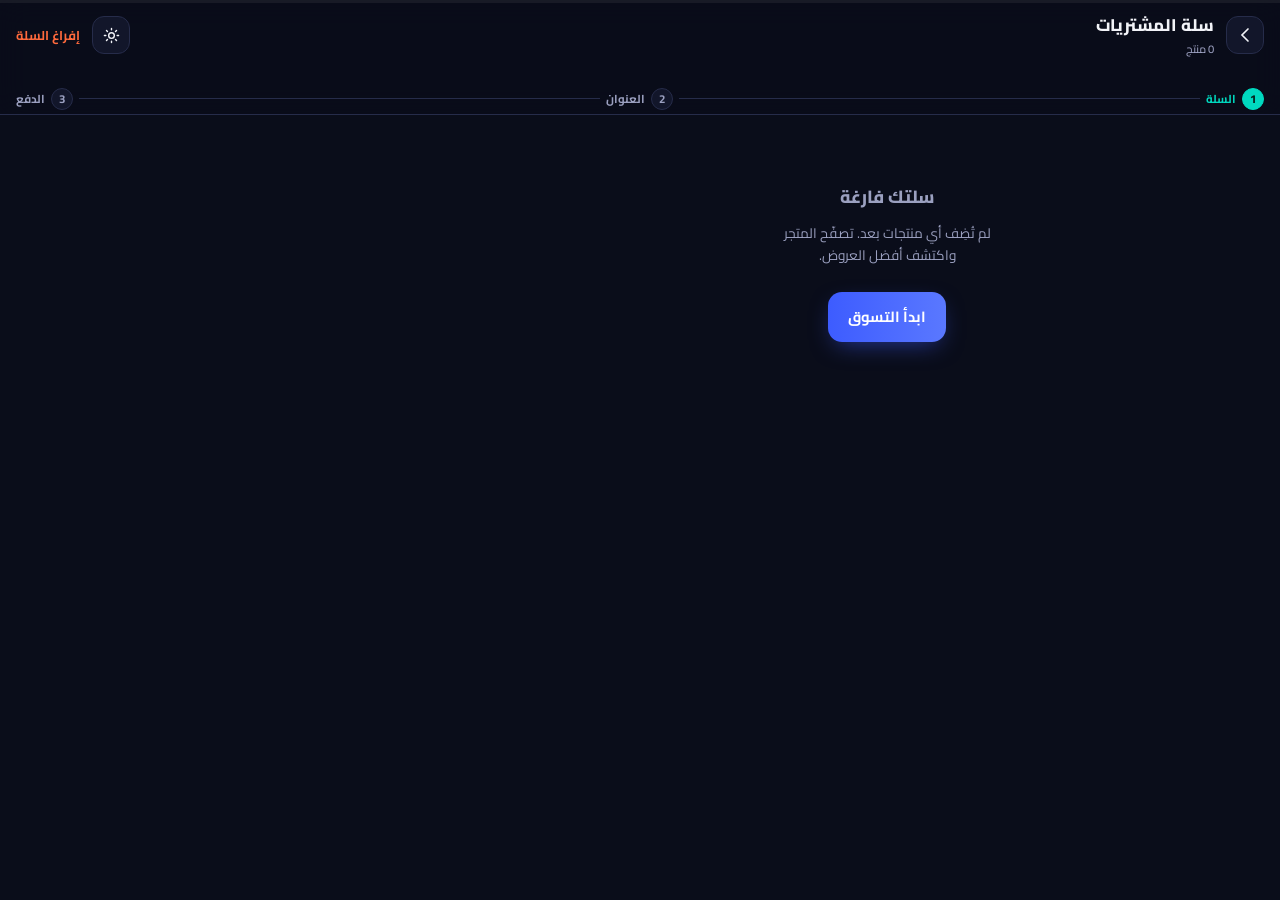
<file: cart.html>
<!DOCTYPE html>
<html lang="ar" dir="rtl">
<head>
<meta charset="UTF-8">
<script>(function(){try{var t=localStorage.getItem("speedShopTheme")||"dark";document.documentElement.setAttribute("data-theme",t);}catch(e){}})();</script>
<script>window.addEventListener("pageshow", function(e){ if (e.persisted) { window.location.reload(); } });</script>
<link rel="stylesheet" href="core.css?v=2">
<script src="core.js?v=2"></script>
<meta name="viewport" content="width=device-width, initial-scale=1.0, viewport-fit=cover">
<title>سلتي — SPEED SHOP</title>
<link rel="preconnect" href="https://fonts.googleapis.com">
<link rel="preconnect" href="https://fonts.gstatic.com" crossorigin>
<link href="https://fonts.googleapis.com/css2?family=Cairo:wght@400;500;600;700;800;900&display=swap" rel="stylesheet">
<style>
  :root{
    --bg:#0A0D1A;
    --surface:#12162A;
    --surface-2:#1A1F3A;
    --line:#262C4A;
    --text:#F2F3F8;
    --text-dim:#9BA0C0;
    --accent:#3D5CFF;
    --accent-2:#00D9C0;
    --coral:#FF6A3D;
    --gold:#FFB020;
    --radius-sm:10px;
    --radius-md:16px;
    --radius-lg:24px;
    --safe-bottom: env(safe-area-inset-bottom, 0px);
  }
  *{box-sizing:border-box; margin:0; padding:0;}
  html{scroll-behavior:smooth;}
  body{
    font-family:'Cairo', sans-serif;
    background:var(--bg);
    color:var(--text);
    line-height:1.6;
    -webkit-font-smoothing:antialiased;
    overflow-x:hidden;
    padding-bottom:calc(64px + var(--safe-bottom));
  }
  img{max-width:100%; display:block;}
  a{color:inherit; text-decoration:none;}
  button{font-family:inherit; border:none; cursor:pointer; color:inherit; background:none;}
  ::selection{background:var(--accent); color:#fff;}

  @media (prefers-reduced-motion: reduce){
    *{animation-duration:0.01ms !important; transition-duration:0.01ms !important;}
  }

  .wrap{max-width:900px; margin:0 auto; padding:0 16px;}

  /* ===== HEADER (same system as home) ===== */
  header.top{
    position:sticky; top:0; z-index:50;
    background:rgba(10,13,26,0.92);
    backdrop-filter:blur(14px);
    border-bottom:1px solid var(--line);
  }
  .top-row{
    display:flex; align-items:center; gap:12px;
    padding:12px 16px;
  }
  .icon-btn{
    width:38px; height:38px; border-radius:12px;
    background:var(--surface); border:1px solid var(--line);
    display:flex; align-items:center; justify-content:center;
    color:var(--text); flex-shrink:0;
  }
  .page-title{font-weight:800; font-size:1.05rem;}
  .page-title small{display:block; font-size:0.7rem; font-weight:500; color:var(--text-dim); margin-top:1px;}
  .top-spacer{margin-inline-start:auto;}
  .clear-btn{font-size:0.8rem; color:var(--coral); font-weight:700;}

  /* ===== STEPS ===== */
  .steps{display:flex; align-items:center; gap:6px; padding:12px 16px 4px;}
  .step{display:flex; align-items:center; gap:6px; font-size:0.72rem; color:var(--text-dim); font-weight:700;}
  .step .dot{width:22px; height:22px; border-radius:50%; background:var(--surface); border:1px solid var(--line); display:flex; align-items:center; justify-content:center; font-size:0.72rem;}
  .step.active{color:var(--accent-2);}
  .step.active .dot{background:var(--accent-2); border-color:var(--accent-2); color:#06251f; font-weight:800;}
  .step-line{flex:1; height:1px; background:var(--line); min-width:14px;}

  main{padding-top:8px;}

  /* ===== STORE GROUP ===== */
  .store-group{margin:18px 16px 0;}
  .store-head{display:flex; align-items:center; gap:8px; margin-bottom:10px;}
  .store-head .em{font-size:1rem;}
  .store-head h3{font-size:0.88rem; font-weight:800;}
  .store-head span{font-size:0.72rem; color:var(--text-dim); margin-inline-start:auto;}

  .cart-item{
    display:flex; gap:12px; background:var(--surface); border:1px solid var(--line);
    border-radius:var(--radius-md); padding:12px; margin-bottom:10px;
    transition:transform .2s ease, opacity .2s ease;
  }
  .cart-item.removing{transform:translateX(40px); opacity:0;}
  .ci-media{
    width:72px; height:72px; border-radius:12px; flex-shrink:0;
    background:linear-gradient(135deg, var(--surface-2), #10142A);
    display:flex; align-items:center; justify-content:center; font-size:1.8rem; overflow:hidden;
  }
  .ci-media img{width:100%; height:100%; object-fit:cover;}
  .ci-body{flex:1; min-width:0; display:flex; flex-direction:column;}
  .ci-name{font-size:0.86rem; font-weight:700; margin-bottom:2px;
    display:-webkit-box; -webkit-line-clamp:2; -webkit-box-orient:vertical; overflow:hidden;}
  .ci-variant{font-size:0.72rem; color:var(--text-dim); margin-bottom:8px;}
  .ci-row{display:flex; align-items:center; justify-content:space-between; margin-top:auto; gap:8px;}
  .ci-price{font-weight:800; font-size:0.92rem; color:var(--accent-2);}
  .ci-old{font-size:0.7rem; color:var(--text-dim); text-decoration:line-through; margin-inline-start:6px; font-weight:600;}
  .stepper{display:flex; align-items:center; gap:0; background:var(--surface-2); border:1px solid var(--line); border-radius:10px; overflow:hidden;}
  .stepper button{width:28px; height:28px; display:flex; align-items:center; justify-content:center; font-size:1rem; font-weight:800; color:var(--text);}
  .stepper button:active{background:rgba(255,255,255,0.06);}
  .stepper .qty{width:26px; text-align:center; font-size:0.84rem; font-weight:700; font-variant-numeric:tabular-nums;}
  .ci-actions{display:flex; flex-direction:column; align-items:center; justify-content:space-between;}
  .ci-remove{width:28px; height:28px; border-radius:9px; display:flex; align-items:center; justify-content:center; color:var(--text-dim);}
  .ci-remove:active{color:var(--coral);}
  .ci-save{font-size:0.66rem; color:var(--text-dim); text-decoration:underline; text-underline-offset:2px;}

  /* ===== SAVED FOR LATER ===== */
  .saved-toggle{
    display:flex; align-items:center; justify-content:space-between;
    padding:13px 14px; background:var(--surface); border:1px solid var(--line);
    border-radius:var(--radius-md); margin:18px 16px 0; font-size:0.85rem; font-weight:700;
  }
  .saved-toggle .chev{transition:transform .25s ease; color:var(--text-dim);}
  .saved-toggle.open .chev{transform:rotate(180deg);}
  .saved-list{max-height:0; overflow:hidden; transition:max-height .3s ease; margin:0 16px;}
  .saved-list.open{max-height:600px; margin-top:10px;}
  .saved-item{
    display:flex; gap:12px; align-items:center; background:var(--surface); border:1px solid var(--line);
    border-radius:var(--radius-md); padding:10px 12px; margin-bottom:8px;
  }
  .saved-item .ci-media{width:52px; height:52px; font-size:1.4rem;}
  .saved-item .ci-name{font-size:0.8rem; margin-bottom:4px;}
  .saved-item .ci-price{font-size:0.82rem;}
  .saved-restore{
    font-size:0.72rem; font-weight:700; color:var(--accent-2); border:1px solid var(--accent-2);
    border-radius:8px; padding:6px 10px; white-space:nowrap; flex-shrink:0;
  }

  /* ===== PROMO ===== */
  .promo-box{
    margin:18px 16px 0; background:var(--surface); border:1px solid var(--line);
    border-radius:var(--radius-md); padding:12px; display:flex; gap:8px;
  }
  .promo-box input{
    flex:1; background:var(--surface-2); border:1px solid var(--line); border-radius:10px;
    padding:10px 12px; color:var(--text); font-family:inherit; font-size:0.85rem; outline:none;
  }
  .promo-box input::placeholder{color:var(--text-dim);}
  .promo-apply{
    background:var(--accent); color:#fff; font-weight:700; font-size:0.82rem;
    padding:0 16px; border-radius:10px; white-space:nowrap;
  }
  .promo-apply:disabled{opacity:0.5;}
  .promo-msg{font-size:0.74rem; margin-top:8px; display:none;}
  .promo-msg.ok{display:block; color:var(--accent-2);}
  .promo-msg.err{display:block; color:var(--coral);}

  /* ===== SUMMARY ===== */
  .summary{
    margin:18px 16px 0; background:var(--surface); border:1px solid var(--line);
    border-radius:var(--radius-lg); padding:16px;
  }
  .summary h3{font-size:0.92rem; font-weight:800; margin-bottom:12px;}
  .sum-row{display:flex; justify-content:space-between; font-size:0.85rem; color:var(--text-dim); margin-bottom:9px;}
  .sum-row b{color:var(--text); font-weight:600;}
  .sum-row.discount b{color:var(--accent-2);}
  .sum-divider{height:1px; background:var(--line); margin:10px 0;}
  .sum-total{display:flex; justify-content:space-between; align-items:baseline; font-weight:800;}
  .sum-total span{font-size:0.92rem;}
  .sum-total b{font-size:1.3rem; color:var(--accent-2);}

  /* ===== EMPTY STATE ===== */
  .empty-state{
    display:none; flex-direction:column; align-items:center; text-align:center;
    padding:60px 24px; gap:6px;
  }
  .empty-state .em{font-size:3rem; margin-bottom:10px; opacity:0.7;}
  .empty-state h3{font-size:1.1rem; font-weight:800;}
  .empty-state p{font-size:0.85rem; color:var(--text-dim); max-width:32ch; margin-bottom:20px;}

  .btn{
    display:inline-flex; align-items:center; justify-content:center; gap:8px;
    padding:13px 20px; border-radius:14px; font-weight:700; font-size:0.92rem;
    transition:transform .15s ease, box-shadow .15s ease;
  }
  .btn:active{transform:scale(0.97);}
  .btn-primary{
    background:linear-gradient(90deg, var(--accent), #5A78FF); color:#fff;
    box-shadow:0 8px 24px -8px rgba(61,92,255,0.6);
  }
  .btn-ghost{background:var(--surface); border:1px solid var(--line); color:var(--text);}

  /* ===== CHECKOUT BAR ===== */
  .checkout-bar{
    position:fixed; bottom:0; right:0; left:0; z-index:70;
    background:rgba(18,22,42,0.97); backdrop-filter:blur(14px);
    border-top:1px solid var(--line);
    padding:12px 16px calc(12px + var(--safe-bottom));
    display:flex; align-items:center; gap:12px;
  }
  .checkout-bar .cb-total{flex:1; min-width:0;}
  .checkout-bar .cb-total span{display:block; font-size:0.68rem; color:var(--text-dim);}
  .checkout-bar .cb-total b{font-size:1.15rem; color:var(--accent-2); font-variant-numeric:tabular-nums;}
  .checkout-bar .btn{flex-shrink:0; padding:13px 22px;}

  body{padding-bottom:calc(150px + var(--safe-bottom));}

  /* ===== TABLET / DESKTOP ===== */
  @media (min-width:900px){
    .store-group, .promo-box, .summary, .saved-toggle{margin-inline:0;}
    .wrap-grid{display:grid; grid-template-columns:1.6fr 1fr; gap:24px; align-items:start; padding:0 16px;}
    .checkout-bar{position:static; background:none; backdrop-filter:none; border:none; padding:0; margin-top:18px;}
    .checkout-bar .cb-total{display:none;}
    .checkout-bar .btn{width:100%;}
    body{padding-bottom:24px;}
    .steps{padding:18px 16px 4px;}
  }

  /* ===== LIGHT THEME (DAY MODE) ===== */
  html[data-theme="light"]{
    --bg:#F4F6FB; --surface:#FFFFFF; --surface-2:#EEF1F8; --line:#E1E5F0;
    --text:#12162A; --text-dim:#667085; --accent:#3D5CFF; --accent-2:#0E9C87;
    --coral:#D14722; --gold:#B8790A;
  }
  html[data-theme="light"] header.top{background:rgba(255,255,255,0.86); box-shadow:0 1px 0 var(--line);}
  html[data-theme="light"] .bottom-nav{background:rgba(255,255,255,0.92);}
  html[data-theme="light"] .checkout-bar{background:rgba(255,255,255,0.92);}
  html[data-theme="light"] .bottom-bar{background:rgba(255,255,255,0.92);}
  html[data-theme="light"] .success-overlay{background:rgba(244,246,251,0.95);}
  html[data-theme="light"] .map-eta{background:rgba(255,255,255,0.92);}
  html[data-theme="light"] .ci-media,
  html[data-theme="light"] .p-media,
  html[data-theme="light"] .rider-avatar,
  html[data-theme="light"] .fav-media{background:linear-gradient(135deg, var(--surface-2), #E2E7F5);}
  html[data-theme="light"] .drawer{box-shadow:-8px 0 30px -10px rgba(20,30,60,0.15);}

  /* theme toggle icon swap */
  .theme-toggle .icon-moon{display:none;}
  .theme-toggle .icon-sun{display:flex;}
  html[data-theme="light"] .theme-toggle .icon-sun{display:none;}
  html[data-theme="light"] .theme-toggle .icon-moon{display:flex;}

  /* ============================================================
     MOTION & INTERACTION SYSTEM — unified across the app
     (added: does not change layout, branding or functionality)
     ============================================================ */
  :root{
    --m-ease-out:cubic-bezier(.16,1,.3,1);
    --m-ease-in:cubic-bezier(.7,0,.84,0);
    --m-ease-in-out:cubic-bezier(.65,0,.35,1);
    --m-spring:cubic-bezier(.34,1.56,.64,1);
    --m-fast:140ms; --m-base:220ms; --m-slow:320ms;
    --m-scroll-ease:cubic-bezier(.22,1,.36,1); --m-scroll-dur:520ms;
    --m-reveal-dist:20px;
  }

  /* ---- buttons & tappable controls ---- */
  .icon-btn, .btn, .btn-primary, .btn-ghost, .btn-outline, .btn-coral,
  .fav-add, .clear-btn, .edit-btn, .promo-apply, .form-save-btn, .add-addr-btn,
  .hamburger-btn, .p-add, .p-fav, .call, .drawer-close, .fav-remove,
  .saved-restore, .top-fab, .sum-items-toggle, .saved-toggle, .ci-remove,
  .ci-save, .discount, .qty button, .rider-actions a, .swatch, .chip{
    transition:transform var(--m-fast) var(--m-ease-out),
               box-shadow var(--m-fast) var(--m-ease-out),
               background-color var(--m-fast) var(--m-ease-out),
               border-color var(--m-fast) var(--m-ease-out),
               color var(--m-fast) var(--m-ease-out),
               opacity var(--m-fast) var(--m-ease-out) !important;
    will-change:transform;
  }
  @media (hover:hover){
    .icon-btn:hover, .btn:hover, .btn-primary:hover, .btn-ghost:hover, .btn-outline:hover, .btn-coral:hover,
    .fav-add:hover:not(:disabled), .edit-btn:hover, .promo-apply:hover, .form-save-btn:hover, .add-addr-btn:hover,
    .p-add:hover, .call:hover, .top-fab:hover, .saved-restore:hover, .swatch:hover, .chip:hover{
      transform:translateY(-1px) scale(1.02);
      box-shadow:0 8px 18px -8px rgba(0,0,0,.35);
    }
    .order-card:hover, .rp-card:hover, .addr-card:hover, .why-card:hover, .t-card:hover,
    .p-card:hover, .stat-card:hover, .rider-card:hover, .map-card:hover{
      transform:translateY(-3px);
      border-color:var(--accent);
      box-shadow:0 14px 28px -16px rgba(0,0,0,.4);
    }
    .menu-row:hover, .pay-option:hover, .drawer-link:hover, .faq-item:hover, .addr-card:hover{
      background-color:var(--surface-2);
    }
  }
  .icon-btn:active, .btn:active, .btn-primary:active, .btn-ghost:active, .btn-outline:active, .btn-coral:active,
  .fav-add:active, .clear-btn:active, .edit-btn:active, .promo-apply:active, .form-save-btn:active,
  .add-addr-btn:active, .hamburger-btn:active, .p-add:active, .p-fav:active, .call:active,
  .drawer-close:active, .fav-remove:active, .top-fab:active, .menu-row:active, .pay-option:active,
  .drawer-link:active, .lang-pill:active, .tab:active, .tabbtn:active, .swatch:active, .chip:active,
  .cat-card:active, .order-card:active, .rp-card:active, .fav-card:active, .addr-card:active, .p-card:active{
    transform:scale(.97) !important;
    transition-duration:90ms !important;
  }

  /* ---- cards ---- */
  .cat-card, .order-card, .rp-card, .fav-card, .addr-card, .rider-card, .map-card, .why-card, .t-card,
  .cart-item, .saved-item, .p-card, .stat-card{
    transition:transform var(--m-base) var(--m-ease-out),
               box-shadow var(--m-base) var(--m-ease-out),
               border-color var(--m-base) var(--m-ease-out) !important;
    will-change:transform;
  }

  /* ---- rows, tabs, pills, chips ---- */
  .menu-row, .pay-option, .oc-head, .drawer-link, .faq-item, .lang-pill, .tab, .tabbtn,
  .swatch, .chip, .oc-store-chip{
    transition:background-color var(--m-fast) var(--m-ease-out),
               color var(--m-fast) var(--m-ease-out),
               border-color var(--m-fast) var(--m-ease-out),
               transform var(--m-fast) var(--m-ease-out) !important;
  }

  /* ---- stepper / progress dots ---- */
  .dot, .step .dot, .step-line, .step, .gdot, .tl-dot, .tl-line{
    transition:background-color var(--m-base) var(--m-ease-in-out),
               border-color var(--m-base) var(--m-ease-in-out),
               color var(--m-base) var(--m-ease-in-out),
               width var(--m-base) var(--m-ease-in-out),
               transform var(--m-base) var(--m-ease-in-out) !important;
  }

  /* ---- toggle switches ---- */
  .switch{transition:background-color var(--m-base) var(--m-ease-in-out), border-color var(--m-base) var(--m-ease-in-out) !important;}
  .switch::after{transition:transform var(--m-base) var(--m-spring) !important;}

  /* ---- toast ---- */
  .toast{transition:opacity var(--m-base) var(--m-ease-out), transform var(--m-base) var(--m-spring) !important;}

  /* ---- drawer / overlays ---- */
  .drawer-overlay{transition:opacity var(--m-base) var(--m-ease-out) !important;}
  .drawer{transition:transform var(--m-slow) var(--m-ease-out) !important;}
  .drawer-link{transform:translateX(0);}

  /* ---- accordions (max-height panels) ---- */
  .saved-list, .sum-items{transition:max-height var(--m-slow) var(--m-ease-in-out) !important;}
  .saved-toggle .chev{transition:transform var(--m-base) var(--m-ease-in-out) !important;}

  /* ---- inline validation / promo messages ---- */
  .promo-msg.ok, .promo-msg.err, .field-err{animation:m-fade-up var(--m-fast) var(--m-ease-out);}

  /* ---- tab panel crossfade ---- */
  .tabpanel.active{animation:m-fade-up var(--m-base) var(--m-ease-out);}
  .gallery-slide{transition:opacity var(--m-base) var(--m-ease-out) !important;}

  /* ---- success / confirmation modal ---- */
  .success-overlay.open{animation:m-fade-in var(--m-base) var(--m-ease-out);}
  .success-card{animation:m-modal-in var(--m-slow) var(--m-ease-out) !important;}

  /* ---- reveal-on-scroll (generic, used by .reveal + .m-reveal) ---- */
  .reveal, .m-reveal{
    opacity:0; transform:translateY(var(--m-reveal-dist));
    transition:opacity var(--m-scroll-dur) var(--m-scroll-ease), transform var(--m-scroll-dur) var(--m-scroll-ease) !important;
    will-change:transform, opacity;
  }
  .reveal.in, .m-reveal.in{opacity:1; transform:translateY(0) translateX(0);}

  /* directional variants for scroll-reveal — assigned automatically by JS for visual variety */
  .m-reveal-d{transform:translateY(calc(var(--m-reveal-dist) * -1));}
  .m-reveal-l{transform:translateX(calc(var(--m-reveal-dist) * -1.6));}
  .m-reveal-r{transform:translateX(calc(var(--m-reveal-dist) * 1.6));}

  /* icon pop-in: small scale + fade for decorative icons inside revealed cards */
  .m-icon-pop{
    opacity:0; transform:scale(0.8);
    transition:opacity var(--m-base) var(--m-ease-out), transform var(--m-base) var(--m-spring) !important;
    display:inline-block; will-change:transform, opacity;
  }
  .m-icon-pop.in{opacity:1; transform:scale(1);}

  @media (max-width:640px){
    :root{ --m-reveal-dist:12px; --m-scroll-dur:380ms; }
  }

  /* ---- list add/remove ---- */
  .fav-card.removing, .cart-item.removing, .order-card.removing, .saved-item.removing{
    transition:transform var(--m-base) var(--m-ease-in), opacity var(--m-base) var(--m-ease-in) !important;
  }
  .m-enter{animation:m-fade-up var(--m-base) var(--m-ease-out);}

  @keyframes m-fade-up{from{opacity:0; transform:translateY(6px);} to{opacity:1; transform:translateY(0);}}
  @keyframes m-fade-in{from{opacity:0;} to{opacity:1;}}
  @keyframes m-modal-in{from{opacity:0; transform:scale(.96);} to{opacity:1; transform:scale(1);}}
  @keyframes m-nav-in{from{opacity:0; transform:translateY(-14px);} to{opacity:1; transform:translateY(0);}}
  @keyframes m-body-in{from{opacity:0;} to{opacity:1;}}

  /* ---- page load: navbar entrance + whole-page fade-in ---- */
  header.top{animation:m-nav-in .55s var(--m-ease-out) both;}
  body{animation:m-body-in var(--m-slow) var(--m-ease-out) both;}

  /* ---- page-to-page transition: fade the current page out before navigating away ---- */
  body.m-page-exit{opacity:0 !important; transition:opacity 180ms var(--m-ease-in) !important; pointer-events:none;}

  /* ---- slim top loading indicator (only shown briefly while a page navigation is in flight) ---- */
  .m-loadbar{
    position:fixed; top:0; right:0; left:0; height:2.5px; z-index:999;
    background:linear-gradient(90deg, var(--accent-2), var(--accent));
    transform:scaleX(0); transform-origin:right;
    opacity:0; pointer-events:none;
    transition:transform .45s var(--m-ease-out), opacity .2s var(--m-ease-out);
  }
  .m-loadbar.show{opacity:1; transform:scaleX(.72);}
  .m-loadbar.done{opacity:0; transform:scaleX(1); transition:transform .2s var(--m-ease-out), opacity .3s ease .15s;}

  /* ---- scroll progress bar: fills as the user scrolls down the page ---- */
  .m-scrollbar{
    position:fixed; top:0; right:0; left:0; height:2.5px; z-index:997; pointer-events:none;
    background:rgba(128,128,128,0.12);
  }
  .m-scrollbar-fill{
    height:100%; width:100%; transform:scaleX(0); transform-origin:right;
    background:linear-gradient(90deg, var(--accent-2), var(--accent));
    transition:transform 80ms linear;
    will-change:transform;
  }

  /* ---- hero parallax: background media + decorative glows drift slightly vs. scroll ---- */
  .hero{ --pz:0px; }
  .hero-media-wrap img{ transform:translate(-50%,-50%) translateY(var(--pz,0px)) !important; }
  .hero::before{ transform:translateY(calc(var(--pz,0px) * 0.7)); }
  .hero::after{ transform:translateY(calc(var(--pz,0px) * -0.7)); }

  @media (prefers-reduced-motion: reduce){
    *, *::before, *::after{
      animation-duration:0.01ms !important; animation-iteration-count:1 !important;
      transition-duration:0.01ms !important; scroll-behavior:auto !important;
    }
  }
</style>
</head>
<body>

<!-- HEADER -->
<header class="top">
  <div class="top-row">
    <a class="icon-btn" href="index.html" aria-label="رجوع">
      <svg width="18" height="18" viewBox="0 0 24 24" fill="none" stroke="currentColor" stroke-width="2.2" stroke-linecap="round"><polyline points="16 4 8 12 16 20"/></svg>
    </a>
    <div class="page-title">سلة المشتريات<small id="itemCountLabel">0 منتج</small></div>
    <div class="top-spacer"></div>
    <button class="icon-btn theme-toggle" id="themeToggle" aria-label="الوضع الليلي/النهاري">
      <svg class="icon-sun" width="17" height="17" viewBox="0 0 24 24" fill="none" stroke="currentColor" stroke-width="2" stroke-linecap="round" stroke-linejoin="round"><circle cx="12" cy="12" r="4"/><path d="M12 2v2M12 20v2M4.93 4.93l1.41 1.41M17.66 17.66l1.41 1.41M2 12h2M20 12h2M4.93 19.07l1.41-1.41M17.66 6.34l1.41-1.41"/></svg>
      <svg class="icon-moon" width="17" height="17" viewBox="0 0 24 24" fill="none" stroke="currentColor" stroke-width="2" stroke-linecap="round" stroke-linejoin="round"><path d="M21 12.8A9 9 0 1 1 11.2 3a7 7 0 0 0 9.8 9.8z"/></svg>
    </button>
    
    <button class="clear-btn" id="clearCartBtn">إفراغ السلة</button>
  </div>
  <div class="steps">
    <div class="step active"><span class="dot">1</span> السلة</div>
    <div class="step-line"></div>
    <div class="step"><span class="dot">2</span> العنوان</div>
    <div class="step-line"></div>
    <div class="step"><span class="dot">3</span> الدفع</div>
  </div>
</header>

<main>
  <div class="wrap-grid">
    <div id="cartContent">
      <!-- store groups injected by JS -->

      <div class="saved-toggle" id="savedToggle">
        <span>محفوظ لوقت لاحق (<span id="savedCount">0</span>)</span>
        <svg class="chev" width="16" height="16" viewBox="0 0 24 24" fill="none" stroke="currentColor" stroke-width="2"><polyline points="6 9 12 15 18 9"/></svg>
      </div>
      <div class="saved-list" id="savedList"></div>

      <div class="promo-box">
        <input type="text" id="promoInput" placeholder="أدخل كود الخصم">
        <button class="promo-apply" id="promoApplyBtn">تطبيق</button>
      </div>
      <div class="promo-msg" id="promoMsg"></div>

      <div class="empty-state" id="emptyState">
        
        <h3>سلتك فارغة</h3>
        <p>لم تُضِف أي منتجات بعد. تصفّح المتجر واكتشف أفضل العروض.</p>
        <a class="btn btn-primary" href="index.html">ابدأ التسوق</a>
      </div>
    </div>

    <div class="summary" id="summaryBox">
      <h3>ملخص الطلب</h3>
      <div class="sum-row"><span>المجموع الفرعي</span><b id="sumSubtotal">0₪</b></div>
      <div class="sum-row"><span>رسوم التوصيل</span><b id="sumDelivery">0₪</b></div>
      <div class="sum-row discount" id="sumDiscountRow" style="display:none;"><span>الخصم</span><b id="sumDiscount">-0₪</b></div>
      <div class="sum-divider"></div>
      <div class="sum-total"><span>الإجمالي</span><b id="sumTotal">0₪</b></div>
    </div>
  </div>
</main>

<!-- CHECKOUT BAR -->
<div class="checkout-bar" id="checkoutBar">
  <div class="cb-total"><span>الإجمالي</span><b id="barTotal">0₪</b></div>
  <button class="btn btn-primary" id="checkoutBtn" style="flex:1;">إتمام الطلب ←</button>
</div>

<script>
  // ===== STATE: مبني على بيانات حقيقية (السلة والمنتجات المحفوظة من متجر المسؤول) =====
  const DELIVERY_FEE = 15;
  let promo = null; // {code, percent}

  const fmt = n => `${n.toLocaleString('ar')}₪`;

  function cartItems(){
    return SS.getCart().map(c => {
      const p = SS.getProductById(c.id);
      if(!p) return null;
      return { id: p.id, store: SS.productCategoryLabel(p), em: p.icon || SS.DEFAULT_PRODUCT_ICON, image: p.image || null, name: p.name, price: Number(p.price) || 0, qty: c.qty };
    }).filter(Boolean);
  }
  function savedItems(){
    return SS.getSaved().map(id => {
      const p = SS.getProductById(id);
      if(!p) return null;
      return { id: p.id, store: SS.productCategoryLabel(p), em: p.icon || SS.DEFAULT_PRODUCT_ICON, image: p.image || null, name: p.name, price: Number(p.price) || 0 };
    }).filter(Boolean);
  }

  function groupByStore(items){
    const groups = {};
    items.forEach(it => { (groups[it.store] ||= []).push(it); });
    return groups;
  }

  function render(){
    const cart = cartItems();
    const saved = savedItems();
    const content = document.getElementById('cartContent');
    const emptyState = document.getElementById('emptyState');
    const summaryBox = document.getElementById('summaryBox');
    const checkoutBar = document.getElementById('checkoutBar');
    const promoBox = document.querySelector('.promo-box');
    const savedToggle = document.getElementById('savedToggle');
    const savedList = document.getElementById('savedList');

    // clear existing store groups
    document.querySelectorAll('.store-group').forEach(el => el.remove());

    document.getElementById('itemCountLabel').textContent = `${cart.reduce((s,i)=>s+i.qty,0)} منتج`;

    if(cart.length === 0){
      emptyState.style.display = 'flex';
      summaryBox.style.display = 'none';
      checkoutBar.style.display = 'none';
      promoBox.style.display = 'none';
      document.getElementById('promoMsg').style.display = 'none';
    } else {
      emptyState.style.display = 'none';
      summaryBox.style.display = 'block';
      checkoutBar.style.display = 'flex';
      promoBox.style.display = 'flex';

      const groups = groupByStore(cart);
      const frag = document.createDocumentFragment();
      Object.entries(groups).forEach(([store, items]) => {
        const group = document.createElement('div');
        group.className = 'store-group';
        group.innerHTML = `
          <div class="store-head"><h3>${store}</h3><span>${items.length} منتج</span></div>
          ${items.map(it => `
            <div class="cart-item" data-id="${it.id}">
              <div class="ci-media">${it.image ? `<img src="${it.image}" alt="">` : it.em}</div>
              <div class="ci-body">
                <div class="ci-name">${it.name}</div>
                <div class="ci-row">
                  <div><span class="ci-price">${fmt(it.price)}</span></div>
                  <div class="stepper">
                    <button data-action="dec" data-id="${it.id}" aria-label="إنقاص">−</button>
                    <span class="qty">${it.qty}</span>
                    <button data-action="inc" data-id="${it.id}" aria-label="زيادة">+</button>
                  </div>
                </div>
              </div>
              <div class="ci-actions">
                <button class="ci-remove" data-action="remove" data-id="${it.id}" aria-label="حذف">
                  <svg width="16" height="16" viewBox="0 0 24 24" fill="none" stroke="currentColor" stroke-width="2" stroke-linecap="round"><path d="M3 6h18M8 6V4a1 1 0 0 1 1-1h6a1 1 0 0 1 1 1v2m2 0-1 14a1 1 0 0 1-1 1H7a1 1 0 0 1-1-1L5 6"/></svg>
                </button>
                <button class="ci-save" data-action="save" data-id="${it.id}">حفظ لاحقًا</button>
              </div>
            </div>
          `).join('')}
        `;
        frag.appendChild(group);
      });
      content.insertBefore(frag, savedToggle);
    }

    // saved for later
    document.getElementById('savedCount').textContent = saved.length;
    savedToggle.style.display = saved.length ? 'flex' : 'none';
    savedList.innerHTML = saved.map(it => `
      <div class="saved-item" data-id="${it.id}">
        <div class="ci-media">${it.image ? `<img src="${it.image}" alt="">` : it.em}</div>
        <div class="ci-body">
          <div class="ci-name">${it.name}</div>
          <div class="ci-price">${fmt(it.price)}</div>
        </div>
        <button class="saved-restore" data-action="restore" data-id="${it.id}">استعادة</button>
      </div>
    `).join('');

    calcSummary(cart);
  }

  function calcSummary(cart){
    cart = cart || cartItems();
    const subtotal = cart.reduce((s,i) => s + i.price * i.qty, 0);
    const delivery = cart.length ? DELIVERY_FEE : 0;
    let discount = 0;
    if(promo) discount = Math.round(subtotal * promo.percent / 100);
    const total = subtotal + delivery - discount;

    document.getElementById('sumSubtotal').textContent = fmt(subtotal);
    document.getElementById('sumDelivery').textContent = subtotal ? fmt(delivery) : '0₪';
    const discRow = document.getElementById('sumDiscountRow');
    if(discount > 0){
      discRow.style.display = 'flex';
      document.getElementById('sumDiscount').textContent = `-${fmt(discount)}`;
    } else {
      discRow.style.display = 'none';
    }
    document.getElementById('sumTotal').textContent = fmt(total);
    document.getElementById('barTotal').textContent = fmt(total);
    // نحفظ الملخص الحالي كي تستخدمه صفحة الدفع
    SS.LS.set('speedShopCartSummary', { subtotal, delivery, discount, total, promo });
  }

  // ===== EVENT DELEGATION =====
  document.getElementById('cartContent').addEventListener('click', (e) => {
    const btn = e.target.closest('button[data-action]');
    if(!btn) return;
    const id = btn.dataset.id;
    const action = btn.dataset.action;
    const cart = SS.getCart();
    const item = cart.find(i => String(i.id) === String(id));

    if(action === 'inc' && item){ SS.addToCart(id, 1); render(); }
    if(action === 'dec' && item){
      if(item.qty <= 1){ SS.removeFromCart(id); } else { item.qty--; SS.setCart(cart); }
      render();
    }
    if(action === 'remove'){
      const el = btn.closest('.cart-item');
      el.classList.add('removing');
      setTimeout(() => { SS.removeFromCart(id); render(); }, 200);
    }
    if(action === 'save'){
      SS.moveCartItemToSaved(id);
      render();
    }
    if(action === 'restore'){
      SS.restoreSavedItem(id);
      render();
    }
  });

  document.getElementById('savedToggle').addEventListener('click', function(){
    this.classList.toggle('open');
    document.getElementById('savedList').classList.toggle('open');
  });

  document.getElementById('clearCartBtn').addEventListener('click', () => {
    if(SS.getCart().length === 0) return;
    SS.setCart([]);
    render();
  });

  document.getElementById('promoApplyBtn').addEventListener('click', () => {
    const val = document.getElementById('promoInput').value.trim().toUpperCase();
    const msg = document.getElementById('promoMsg');
    if(!val){ return; }
    if(val === 'SPEED10'){
      promo = {code:val, percent:10};
      msg.textContent = '✓ تم تطبيق كود الخصم — وفّرت 10%';
      msg.className = 'promo-msg ok';
    } else {
      promo = null;
      msg.textContent = '✕ الكود غير صالح أو منتهي الصلاحية';
      msg.className = 'promo-msg err';
    }
    calcSummary();
  });

  document.getElementById('checkoutBtn').addEventListener('click', () => {
    if(SS.getCart().length === 0) return;
    mGoTo('checkout.html');
  });

  render();
</script>
<script>
  (function(){
    var btn = document.getElementById('themeToggle');
    if(!btn) return;
    btn.addEventListener('click', function(){
      var isLight = document.documentElement.getAttribute('data-theme') === 'light';
      var next = isLight ? 'dark' : 'light';
      document.documentElement.setAttribute('data-theme', next);
      try{ localStorage.setItem('speedShopTheme', next); }catch(e){}
    });
  })();
</script>
<script>
(function(){
  // Enables :active styles to fire reliably on iOS Safari
  document.addEventListener('touchstart', function(){}, {passive:true});

  // Scroll-reveal: adds directional variety + per-group stagger to cards/sections
  // (down for headings, left/right for paired cards, up for the rest), plus a
  // gentle pop-in for icons inside them. Also covers elements already tagged
  // with .reveal/.m-reveal so the whole page stays visually consistent.
  var sel = '.order-card, .addr-card, .rp-card, .why-card, .t-card, .fav-card, .rider-card, .map-card, .stat-card, .section, .cart-item, .saved-item, .page-title, .p-title, .section-head, .section-label, .hero, .hero-stats, .stats-row, .cat-card, .p-card, .offer-band';
  var downSel = '.section-head, .section-label, .page-title, .p-title';
  var sideSel = '.addr-card, .rp-card, .rider-card, .map-card, .fav-card';
  var iconHostSel = '.why-card, .cat-card, .t-card, .stat-card';
  var all = Array.prototype.slice.call(document.querySelectorAll(sel));
  if('IntersectionObserver' in window && all.length){
    var parentIdx = new Map();
    var parentSide = new Map();
    all.forEach(function(el){
      if(!el.classList.contains('reveal') && !el.classList.contains('m-reveal')){
        el.classList.add('m-reveal');
      }
      if(el.matches(downSel)){
        el.classList.add('m-reveal-d');
      } else if(el.matches(sideSel)){
        var side = parentSide.get(el.parentElement) || 0;
        el.classList.add(side % 2 === 0 ? 'm-reveal-r' : 'm-reveal-l');
        parentSide.set(el.parentElement, side + 1);
      }
      var idx = parentIdx.get(el.parentElement) || 0;
      el.style.transitionDelay = (Math.min(idx, 5) * 100) + 'ms';
      parentIdx.set(el.parentElement, idx + 1);
    });
    var mio = new IntersectionObserver(function(entries){
      entries.forEach(function(e){
        if(e.isIntersecting){
          e.target.classList.add('in');
          mio.unobserve(e.target);
        }
      });
    }, {threshold:0.12});
    all.forEach(function(el){ mio.observe(el); });

    var icons = [];
    all.forEach(function(el){
      if(el.matches(iconHostSel)){
        var em = el.querySelector('.em');
        if(em) icons.push(em);
      }
    });
    icons.forEach(function(el, i){
      el.classList.add('m-icon-pop');
      el.style.transitionDelay = (Math.min(i % 6, 5) * 100 + 80) + 'ms';
      mio.observe(el);
    });
  }
})();
</script>
<script>
(function(){
  var reduceMotion = window.matchMedia('(prefers-reduced-motion: reduce)').matches;
  var bar = document.createElement('div');
  bar.className = 'm-loadbar';
  document.body.appendChild(bar);

  // Shared helper so JS-triggered redirects (buy now, checkout, logout...) use the
  // same soft fade + loading cue as normal link navigation.
  window.mGoTo = function(href, delay){
    if(!href) return;
    bar.classList.remove('done');
    void bar.offsetWidth;
    bar.classList.add('show');
    if(reduceMotion){ window.location.href = href; return; }
    document.body.classList.add('m-page-exit');
    setTimeout(function(){ window.location.href = href; }, delay || 180);
  };

  // Intercept clicks on internal .html links to play a light fade-out before leaving.
  document.addEventListener('click', function(e){
    var a = e.target.closest && e.target.closest('a[href]');
    if(!a || e.defaultPrevented || e.button !== 0 || e.metaKey || e.ctrlKey || e.shiftKey || e.altKey) return;
    var href = a.getAttribute('href');
    if(!href || href.charAt(0) === '#' || a.target === '_blank' || a.hasAttribute('download')) return;
    if(/^([a-z]+:)?\/\//i.test(href) || /^(tel|sms|mailto|whatsapp):/i.test(href)) return;
    if(href.indexOf('.html') === -1) return;
    e.preventDefault();
    window.mGoTo(href);
  }, true);
})();
</script>
<script>
(function(){
  // Scroll progress bar
  var reduceMotion = window.matchMedia('(prefers-reduced-motion: reduce)').matches;
  var track = document.createElement('div');
  track.className = 'm-scrollbar';
  var fill = document.createElement('div');
  fill.className = 'm-scrollbar-fill';
  track.appendChild(fill);
  document.body.appendChild(track);
  var ticking = false;
  function updateProgress(){
    var doc = document.documentElement;
    var max = doc.scrollHeight - doc.clientHeight;
    var pct = max > 0 ? Math.min(1, Math.max(0, doc.scrollTop / max)) : 0;
    fill.style.transform = 'scaleX(' + pct + ')';
    ticking = false;
  }
  window.addEventListener('scroll', function(){
    if(!ticking){ requestAnimationFrame(updateProgress); ticking = true; }
  }, {passive:true});
  updateProgress();

  // Hero parallax: only runs while the hero is near the viewport, and skipped
  // entirely on reduced-motion or small/touch screens to keep things light.
  var hero = document.querySelector('.hero');
  var isSmall = window.matchMedia('(max-width:640px)').matches;
  if(hero && !reduceMotion && !isSmall && 'IntersectionObserver' in window){
    var active = false;
    function updateParallax(){
      var rect = hero.getBoundingClientRect();
      var mid = rect.top + rect.height / 2 - window.innerHeight / 2;
      var pz = Math.max(-24, Math.min(24, mid * -0.06));
      hero.style.setProperty('--pz', pz + 'px');
      if(active) requestAnimationFrame(updateParallax);
    }
    var hio = new IntersectionObserver(function(entries){
      entries.forEach(function(e){
        if(e.isIntersecting && !active){
          active = true;
          requestAnimationFrame(updateParallax);
        } else if(!e.isIntersecting){
          active = false;
        }
      });
    });
    hio.observe(hero);
  }
})();
</script>
</body>
</html>
</file>
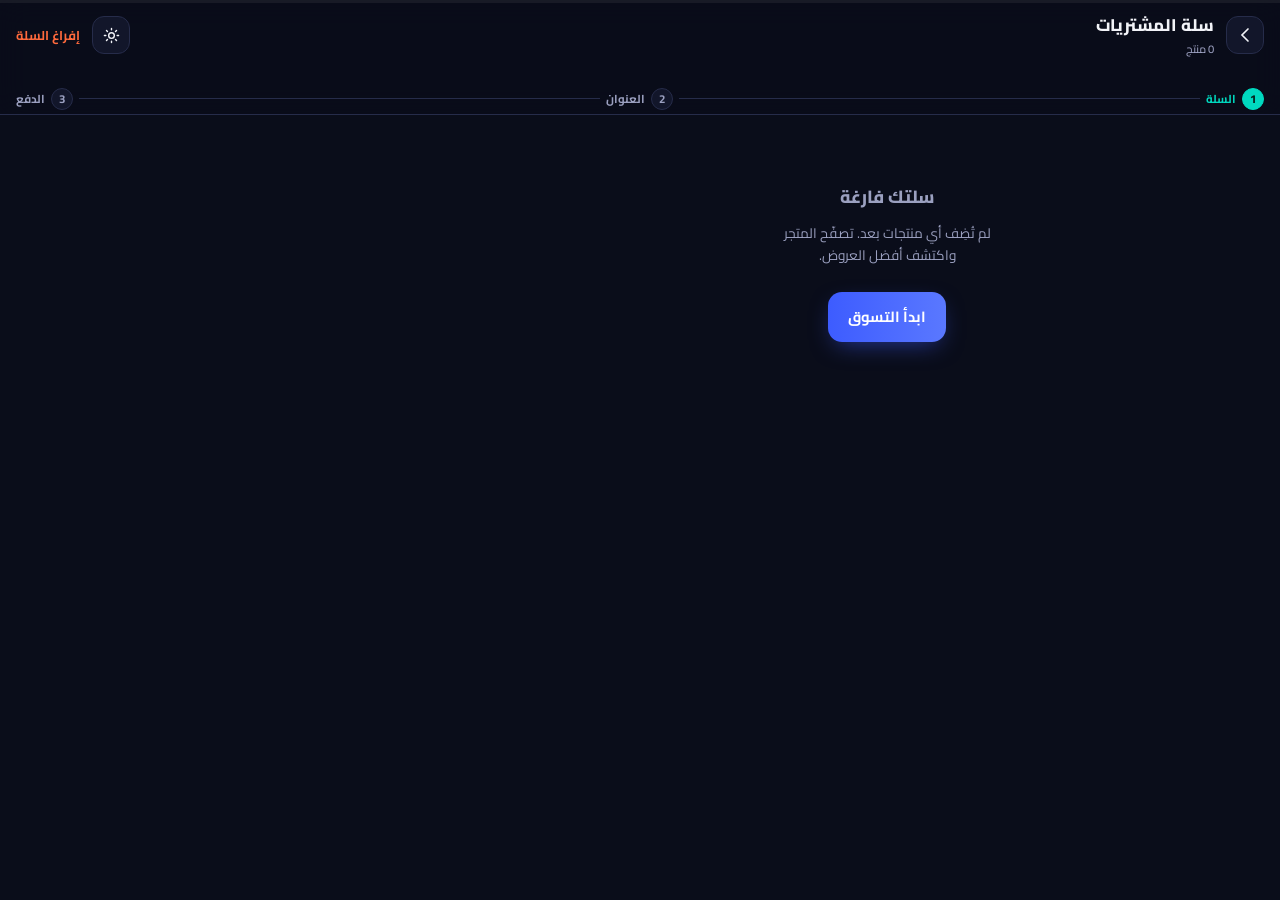
<file: checkout.html>
<!DOCTYPE html>
<html lang="ar" dir="rtl">
<head>
<meta charset="UTF-8">
<script>(function(){try{var t=localStorage.getItem("speedShopTheme")||"dark";document.documentElement.setAttribute("data-theme",t);}catch(e){}})();</script>
<script>window.addEventListener("pageshow", function(e){ if (e.persisted) { window.location.reload(); } });</script>
<link rel="stylesheet" href="core.css?v=2">
<script src="core.js?v=2"></script>
<meta name="viewport" content="width=device-width, initial-scale=1.0, viewport-fit=cover">
<title>العنوان والدفع — SPEED SHOP</title>
<link rel="preconnect" href="https://fonts.googleapis.com">
<link rel="preconnect" href="https://fonts.gstatic.com" crossorigin>
<link href="https://fonts.googleapis.com/css2?family=Cairo:wght@400;500;600;700;800;900&display=swap" rel="stylesheet">
<style>
  :root{
    --bg:#0A0D1A;
    --surface:#12162A;
    --surface-2:#1A1F3A;
    --line:#262C4A;
    --text:#F2F3F8;
    --text-dim:#9BA0C0;
    --accent:#3D5CFF;
    --accent-2:#00D9C0;
    --coral:#FF6A3D;
    --gold:#FFB020;
    --radius-sm:10px;
    --radius-md:16px;
    --radius-lg:24px;
    --safe-bottom: env(safe-area-inset-bottom, 0px);
  }
  *{box-sizing:border-box; margin:0; padding:0;}
  html{scroll-behavior:smooth;}
  body{
    font-family:'Cairo', sans-serif;
    background:var(--bg);
    color:var(--text);
    line-height:1.6;
    -webkit-font-smoothing:antialiased;
    overflow-x:hidden;
    padding-bottom:calc(150px + var(--safe-bottom));
  }
  img{max-width:100%; display:block;}
  a{color:inherit; text-decoration:none;}
  button{font-family:inherit; border:none; cursor:pointer; color:inherit; background:none;}
  input, select, textarea{font-family:inherit;}
  ::selection{background:var(--accent); color:#fff;}

  @media (prefers-reduced-motion: reduce){
    *{animation-duration:0.01ms !important; transition-duration:0.01ms !important;}
  }

  /* ===== HEADER (same system as cart/home) ===== */
  header.top{
    position:sticky; top:0; z-index:50;
    background:rgba(10,13,26,0.92);
    backdrop-filter:blur(14px);
    border-bottom:1px solid var(--line);
  }
  .top-row{
    display:flex; align-items:center; gap:12px;
    padding:12px 16px;
  }
  .icon-btn{
    width:38px; height:38px; border-radius:12px;
    background:var(--surface); border:1px solid var(--line);
    display:flex; align-items:center; justify-content:center;
    color:var(--text); flex-shrink:0;
  }
  .page-title{font-weight:800; font-size:1.05rem;}
  .page-title small{display:block; font-size:0.7rem; font-weight:500; color:var(--text-dim); margin-top:1px;}
  .top-spacer{margin-inline-start:auto;}

  /* ===== STEPS ===== */
  .steps{display:flex; align-items:center; gap:6px; padding:12px 16px 4px;}
  .step{display:flex; align-items:center; gap:6px; font-size:0.72rem; color:var(--text-dim); font-weight:700;}
  .step .dot{width:22px; height:22px; border-radius:50%; background:var(--surface); border:1px solid var(--line); display:flex; align-items:center; justify-content:center; font-size:0.72rem;}
  .step.active{color:var(--accent-2);}
  .step.active .dot{background:var(--accent-2); border-color:var(--accent-2); color:#06251f; font-weight:800;}
  .step.done{color:var(--accent-2);}
  .step.done .dot{background:transparent; border-color:var(--accent-2); color:var(--accent-2);}
  .step-line{flex:1; height:1px; background:var(--line); min-width:14px;}
  .step-line.done{background:var(--accent-2);}

  main{padding-top:8px;}
  .wrap-grid{max-width:900px; margin:0 auto; padding:0 16px;}

  /* ===== SECTION CARD ===== */
  .section{
    margin:18px 0 0; background:var(--surface); border:1px solid var(--line);
    border-radius:var(--radius-lg); padding:16px;
  }
  .section-head{display:flex; align-items:center; gap:8px; margin-bottom:14px;}
  .section-head .em{font-size:1rem;}
  .section-head h3{font-size:0.92rem; font-weight:800; flex:1;}
  .section-head .edit-link{font-size:0.74rem; color:var(--accent-2); font-weight:700;}

  /* ===== SAVED ADDRESSES ===== */
  .addr-card{
    display:flex; gap:10px; align-items:flex-start; background:var(--surface-2); border:1.5px solid var(--line);
    border-radius:var(--radius-md); padding:12px; margin-bottom:10px; cursor:pointer;
    transition:border-color .15s ease, background .15s ease;
  }
  .addr-card.selected{border-color:var(--accent-2); background:rgba(0,217,192,0.06);}
  .addr-radio{
    width:19px; height:19px; border-radius:50%; border:2px solid var(--line); flex-shrink:0; margin-top:2px;
    display:flex; align-items:center; justify-content:center; transition:border-color .15s ease;
  }
  .addr-card.selected .addr-radio{border-color:var(--accent-2);}
  .addr-radio .fill{width:10px; height:10px; border-radius:50%; background:var(--accent-2); opacity:0; transition:opacity .15s ease;}
  .addr-card.selected .addr-radio .fill{opacity:1;}
  .addr-body{flex:1; min-width:0;}
  .addr-label{display:flex; align-items:center; gap:6px; font-size:0.84rem; font-weight:800; margin-bottom:3px;}
  .addr-tag{font-size:0.62rem; font-weight:700; color:var(--accent-2); background:rgba(0,217,192,0.1); border-radius:6px; padding:2px 7px;}
  .addr-detail{font-size:0.76rem; color:var(--text-dim);}

  .add-addr-btn{
    display:flex; align-items:center; justify-content:center; gap:8px;
    width:100%; padding:12px; border:1.5px dashed var(--line); border-radius:var(--radius-md);
    color:var(--accent-2); font-weight:700; font-size:0.84rem;
  }

  /* ===== NEW ADDRESS FORM ===== */
  .addr-form{display:none; flex-direction:column; gap:10px; margin-top:14px; padding-top:14px; border-top:1px solid var(--line);}
  .addr-form.open{display:flex;}
  .field{display:flex; flex-direction:column; gap:5px;}
  .field label{font-size:0.74rem; color:var(--text-dim); font-weight:700;}
  .field input, .field select, .field textarea{
    background:var(--surface-2); border:1px solid var(--line); border-radius:10px;
    padding:11px 12px; color:var(--text); font-size:0.86rem; outline:none;
    transition:border-color .15s ease;
  }
  .field input:focus, .field select:focus, .field textarea:focus{border-color:var(--accent);}
  .field input::placeholder, .field textarea::placeholder{color:var(--text-dim);}
  .field textarea{resize:vertical; min-height:60px;}
  .field-row{display:flex; gap:10px;}
  .field-row .field{flex:1;}
  .field-err{font-size:0.68rem; color:var(--coral); display:none;}
  .field.invalid input, .field.invalid select{border-color:var(--coral);}
  .field.invalid .field-err{display:block;}
  .form-save-btn{
    align-self:flex-start; background:var(--accent); color:#fff; font-weight:700; font-size:0.82rem;
    padding:10px 18px; border-radius:10px; margin-top:4px;
  }

  /* ===== PAYMENT METHODS ===== */
  .pay-option{
    display:flex; align-items:center; gap:12px; background:var(--surface-2); border:1.5px solid var(--line);
    border-radius:var(--radius-md); padding:13px 14px; margin-bottom:10px; cursor:pointer;
    transition:border-color .15s ease;
  }
  .pay-option.selected{border-color:var(--accent-2); background:rgba(0,217,192,0.06);}
  .pay-option .em{font-size:1.3rem; flex-shrink:0;}
  .pay-body{flex:1;}
  .pay-name{font-size:0.86rem; font-weight:800;}
  .pay-desc{font-size:0.72rem; color:var(--text-dim); margin-top:1px;}
  .pay-radio{width:19px; height:19px; border-radius:50%; border:2px solid var(--line); flex-shrink:0; display:flex; align-items:center; justify-content:center;}
  .pay-option.selected .pay-radio{border-color:var(--accent-2);}
  .pay-radio .fill{width:10px; height:10px; border-radius:50%; background:var(--accent-2); opacity:0;}
  .pay-option.selected .pay-radio .fill{opacity:1;}

  .card-form{display:none; flex-direction:column; gap:10px; margin-top:4px; padding-top:14px; border-top:1px solid var(--line);}
  .card-form.open{display:flex;}

  /* ===== NOTE ===== */
  .note-box textarea{
    width:100%; background:var(--surface-2); border:1px solid var(--line); border-radius:10px;
    padding:11px 12px; color:var(--text); font-size:0.84rem; outline:none; resize:vertical; min-height:56px;
  }
  .note-box textarea::placeholder{color:var(--text-dim);}

  /* ===== SUMMARY ===== */
  .sum-row{display:flex; justify-content:space-between; font-size:0.85rem; color:var(--text-dim); margin-bottom:9px;}
  .sum-row b{color:var(--text); font-weight:600;}
  .sum-row.discount b{color:var(--accent-2);}
  .sum-divider{height:1px; background:var(--line); margin:10px 0;}
  .sum-total{display:flex; justify-content:space-between; align-items:baseline; font-weight:800;}
  .sum-total span{font-size:0.92rem;}
  .sum-total b{font-size:1.3rem; color:var(--accent-2);}
  .sum-items-toggle{font-size:0.74rem; color:var(--accent-2); font-weight:700; margin-top:12px; display:inline-block;}
  .sum-items{max-height:0; overflow:hidden; transition:max-height .3s ease;}
  .sum-items.open{max-height:400px; margin-top:10px;}
  .sum-item-row{display:flex; justify-content:space-between; font-size:0.76rem; color:var(--text-dim); padding:5px 0;}
  .sum-item-row span:first-child{max-width:70%;}

  .btn{
    display:inline-flex; align-items:center; justify-content:center; gap:8px;
    padding:13px 20px; border-radius:14px; font-weight:700; font-size:0.92rem;
    transition:transform .15s ease, box-shadow .15s ease;
  }
  .btn:active{transform:scale(0.97);}
  .btn:disabled{opacity:0.5; pointer-events:none;}
  .btn-primary{
    background:linear-gradient(90deg, var(--accent), #5A78FF); color:#fff;
    box-shadow:0 8px 24px -8px rgba(61,92,255,0.6);
  }
  .btn-ghost{background:var(--surface-2); border:1px solid var(--line); color:var(--text);}

  /* ===== CHECKOUT BAR ===== */
  .checkout-bar{
    position:fixed; bottom:0; right:0; left:0; z-index:70;
    background:rgba(18,22,42,0.97); backdrop-filter:blur(14px);
    border-top:1px solid var(--line);
    padding:12px 16px calc(12px + var(--safe-bottom));
    display:flex; align-items:center; gap:12px;
  }
  .checkout-bar .cb-total{flex:1; min-width:0;}
  .checkout-bar .cb-total span{display:block; font-size:0.68rem; color:var(--text-dim);}
  .checkout-bar .cb-total b{font-size:1.15rem; color:var(--accent-2); font-variant-numeric:tabular-nums;}
  .checkout-bar .btn{flex-shrink:0; padding:13px 22px;}

  /* ===== SUCCESS OVERLAY ===== */
  .success-overlay{
    display:none; position:fixed; inset:0; z-index:100; background:rgba(10,13,26,0.88);
    backdrop-filter:blur(6px); align-items:center; justify-content:center; padding:24px;
  }
  .success-overlay.open{display:flex;}
  .success-card{
    background:var(--surface); border:1px solid var(--line); border-radius:var(--radius-lg);
    padding:32px 24px; text-align:center; max-width:340px; width:100%;
    animation:pop .35s ease;
  }
  @keyframes pop{from{transform:scale(0.9); opacity:0;} to{transform:scale(1); opacity:1;}}
  .success-icon{
    width:64px; height:64px; border-radius:50%; background:rgba(0,217,192,0.12); color:var(--accent-2);
    display:flex; align-items:center; justify-content:center; margin:0 auto 16px; font-size:2rem;
  }
  .success-card h3{font-size:1.1rem; font-weight:800; margin-bottom:6px;}
  .success-card p{font-size:0.84rem; color:var(--text-dim); margin-bottom:22px;}
  .success-order-id{font-size:0.78rem; color:var(--text-dim); margin-bottom:22px;}
  .success-order-id b{color:var(--accent-2); font-weight:800;}

  /* ===== TABLET / DESKTOP ===== */
  @media (min-width:900px){
    .wrap-grid.two-col{display:grid; grid-template-columns:1.6fr 1fr; gap:24px; align-items:start;}
    .checkout-bar{position:static; background:none; backdrop-filter:none; border:none; padding:0; margin-top:18px;}
    .checkout-bar .cb-total{display:none;}
    .checkout-bar .btn{width:100%;}
    body{padding-bottom:24px;}
    .steps{padding:18px 16px 4px;}
  }

  /* ===== LIGHT THEME (DAY MODE) ===== */
  html[data-theme="light"]{
    --bg:#F4F6FB; --surface:#FFFFFF; --surface-2:#EEF1F8; --line:#E1E5F0;
    --text:#12162A; --text-dim:#667085; --accent:#3D5CFF; --accent-2:#0E9C87;
    --coral:#D14722; --gold:#B8790A;
  }
  html[data-theme="light"] header.top{background:rgba(255,255,255,0.86); box-shadow:0 1px 0 var(--line);}
  html[data-theme="light"] .bottom-nav{background:rgba(255,255,255,0.92);}
  html[data-theme="light"] .checkout-bar{background:rgba(255,255,255,0.92);}
  html[data-theme="light"] .bottom-bar{background:rgba(255,255,255,0.92);}
  html[data-theme="light"] .success-overlay{background:rgba(244,246,251,0.95);}
  html[data-theme="light"] .map-eta{background:rgba(255,255,255,0.92);}
  html[data-theme="light"] .ci-media,
  html[data-theme="light"] .p-media,
  html[data-theme="light"] .rider-avatar,
  html[data-theme="light"] .fav-media{background:linear-gradient(135deg, var(--surface-2), #E2E7F5);}
  html[data-theme="light"] .drawer{box-shadow:-8px 0 30px -10px rgba(20,30,60,0.15);}

  /* theme toggle icon swap */
  .theme-toggle .icon-moon{display:none;}
  .theme-toggle .icon-sun{display:flex;}
  html[data-theme="light"] .theme-toggle .icon-sun{display:none;}
  html[data-theme="light"] .theme-toggle .icon-moon{display:flex;}

  /* ============================================================
     MOTION & INTERACTION SYSTEM — unified across the app
     (added: does not change layout, branding or functionality)
     ============================================================ */
  :root{
    --m-ease-out:cubic-bezier(.16,1,.3,1);
    --m-ease-in:cubic-bezier(.7,0,.84,0);
    --m-ease-in-out:cubic-bezier(.65,0,.35,1);
    --m-spring:cubic-bezier(.34,1.56,.64,1);
    --m-fast:140ms; --m-base:220ms; --m-slow:320ms;
    --m-scroll-ease:cubic-bezier(.22,1,.36,1); --m-scroll-dur:520ms;
    --m-reveal-dist:20px;
  }

  /* ---- buttons & tappable controls ---- */
  .icon-btn, .btn, .btn-primary, .btn-ghost, .btn-outline, .btn-coral,
  .fav-add, .clear-btn, .edit-btn, .promo-apply, .form-save-btn, .add-addr-btn,
  .hamburger-btn, .p-add, .p-fav, .call, .drawer-close, .fav-remove,
  .saved-restore, .top-fab, .sum-items-toggle, .saved-toggle, .ci-remove,
  .ci-save, .discount, .qty button, .rider-actions a, .swatch, .chip{
    transition:transform var(--m-fast) var(--m-ease-out),
               box-shadow var(--m-fast) var(--m-ease-out),
               background-color var(--m-fast) var(--m-ease-out),
               border-color var(--m-fast) var(--m-ease-out),
               color var(--m-fast) var(--m-ease-out),
               opacity var(--m-fast) var(--m-ease-out) !important;
    will-change:transform;
  }
  @media (hover:hover){
    .icon-btn:hover, .btn:hover, .btn-primary:hover, .btn-ghost:hover, .btn-outline:hover, .btn-coral:hover,
    .fav-add:hover:not(:disabled), .edit-btn:hover, .promo-apply:hover, .form-save-btn:hover, .add-addr-btn:hover,
    .p-add:hover, .call:hover, .top-fab:hover, .saved-restore:hover, .swatch:hover, .chip:hover{
      transform:translateY(-1px) scale(1.02);
      box-shadow:0 8px 18px -8px rgba(0,0,0,.35);
    }
    .order-card:hover, .rp-card:hover, .addr-card:hover, .why-card:hover, .t-card:hover,
    .p-card:hover, .stat-card:hover, .rider-card:hover, .map-card:hover{
      transform:translateY(-3px);
      border-color:var(--accent);
      box-shadow:0 14px 28px -16px rgba(0,0,0,.4);
    }
    .menu-row:hover, .pay-option:hover, .drawer-link:hover, .faq-item:hover, .addr-card:hover{
      background-color:var(--surface-2);
    }
  }
  .icon-btn:active, .btn:active, .btn-primary:active, .btn-ghost:active, .btn-outline:active, .btn-coral:active,
  .fav-add:active, .clear-btn:active, .edit-btn:active, .promo-apply:active, .form-save-btn:active,
  .add-addr-btn:active, .hamburger-btn:active, .p-add:active, .p-fav:active, .call:active,
  .drawer-close:active, .fav-remove:active, .top-fab:active, .menu-row:active, .pay-option:active,
  .drawer-link:active, .lang-pill:active, .tab:active, .tabbtn:active, .swatch:active, .chip:active,
  .cat-card:active, .order-card:active, .rp-card:active, .fav-card:active, .addr-card:active, .p-card:active{
    transform:scale(.97) !important;
    transition-duration:90ms !important;
  }

  /* ---- cards ---- */
  .cat-card, .order-card, .rp-card, .fav-card, .addr-card, .rider-card, .map-card, .why-card, .t-card,
  .cart-item, .saved-item, .p-card, .stat-card{
    transition:transform var(--m-base) var(--m-ease-out),
               box-shadow var(--m-base) var(--m-ease-out),
               border-color var(--m-base) var(--m-ease-out) !important;
    will-change:transform;
  }

  /* ---- rows, tabs, pills, chips ---- */
  .menu-row, .pay-option, .oc-head, .drawer-link, .faq-item, .lang-pill, .tab, .tabbtn,
  .swatch, .chip, .oc-store-chip{
    transition:background-color var(--m-fast) var(--m-ease-out),
               color var(--m-fast) var(--m-ease-out),
               border-color var(--m-fast) var(--m-ease-out),
               transform var(--m-fast) var(--m-ease-out) !important;
  }

  /* ---- stepper / progress dots ---- */
  .dot, .step .dot, .step-line, .step, .gdot, .tl-dot, .tl-line{
    transition:background-color var(--m-base) var(--m-ease-in-out),
               border-color var(--m-base) var(--m-ease-in-out),
               color var(--m-base) var(--m-ease-in-out),
               width var(--m-base) var(--m-ease-in-out),
               transform var(--m-base) var(--m-ease-in-out) !important;
  }

  /* ---- toggle switches ---- */
  .switch{transition:background-color var(--m-base) var(--m-ease-in-out), border-color var(--m-base) var(--m-ease-in-out) !important;}
  .switch::after{transition:transform var(--m-base) var(--m-spring) !important;}

  /* ---- toast ---- */
  .toast{transition:opacity var(--m-base) var(--m-ease-out), transform var(--m-base) var(--m-spring) !important;}

  /* ---- drawer / overlays ---- */
  .drawer-overlay{transition:opacity var(--m-base) var(--m-ease-out) !important;}
  .drawer{transition:transform var(--m-slow) var(--m-ease-out) !important;}
  .drawer-link{transform:translateX(0);}

  /* ---- accordions (max-height panels) ---- */
  .saved-list, .sum-items{transition:max-height var(--m-slow) var(--m-ease-in-out) !important;}
  .saved-toggle .chev{transition:transform var(--m-base) var(--m-ease-in-out) !important;}

  /* ---- inline validation / promo messages ---- */
  .promo-msg.ok, .promo-msg.err, .field-err{animation:m-fade-up var(--m-fast) var(--m-ease-out);}

  /* ---- tab panel crossfade ---- */
  .tabpanel.active{animation:m-fade-up var(--m-base) var(--m-ease-out);}
  .gallery-slide{transition:opacity var(--m-base) var(--m-ease-out) !important;}

  /* ---- success / confirmation modal ---- */
  .success-overlay.open{animation:m-fade-in var(--m-base) var(--m-ease-out);}
  .success-card{animation:m-modal-in var(--m-slow) var(--m-ease-out) !important;}

  /* ---- reveal-on-scroll (generic, used by .reveal + .m-reveal) ---- */
  .reveal, .m-reveal{
    opacity:0; transform:translateY(var(--m-reveal-dist));
    transition:opacity var(--m-scroll-dur) var(--m-scroll-ease), transform var(--m-scroll-dur) var(--m-scroll-ease) !important;
    will-change:transform, opacity;
  }
  .reveal.in, .m-reveal.in{opacity:1; transform:translateY(0) translateX(0);}

  /* directional variants for scroll-reveal — assigned automatically by JS for visual variety */
  .m-reveal-d{transform:translateY(calc(var(--m-reveal-dist) * -1));}
  .m-reveal-l{transform:translateX(calc(var(--m-reveal-dist) * -1.6));}
  .m-reveal-r{transform:translateX(calc(var(--m-reveal-dist) * 1.6));}

  /* icon pop-in: small scale + fade for decorative icons inside revealed cards */
  .m-icon-pop{
    opacity:0; transform:scale(0.8);
    transition:opacity var(--m-base) var(--m-ease-out), transform var(--m-base) var(--m-spring) !important;
    display:inline-block; will-change:transform, opacity;
  }
  .m-icon-pop.in{opacity:1; transform:scale(1);}

  @media (max-width:640px){
    :root{ --m-reveal-dist:12px; --m-scroll-dur:380ms; }
  }

  /* ---- list add/remove ---- */
  .fav-card.removing, .cart-item.removing, .order-card.removing, .saved-item.removing{
    transition:transform var(--m-base) var(--m-ease-in), opacity var(--m-base) var(--m-ease-in) !important;
  }
  .m-enter{animation:m-fade-up var(--m-base) var(--m-ease-out);}

  @keyframes m-fade-up{from{opacity:0; transform:translateY(6px);} to{opacity:1; transform:translateY(0);}}
  @keyframes m-fade-in{from{opacity:0;} to{opacity:1;}}
  @keyframes m-modal-in{from{opacity:0; transform:scale(.96);} to{opacity:1; transform:scale(1);}}
  @keyframes m-nav-in{from{opacity:0; transform:translateY(-14px);} to{opacity:1; transform:translateY(0);}}
  @keyframes m-body-in{from{opacity:0;} to{opacity:1;}}

  /* ---- page load: navbar entrance + whole-page fade-in ---- */
  header.top{animation:m-nav-in .55s var(--m-ease-out) both;}
  body{animation:m-body-in var(--m-slow) var(--m-ease-out) both;}

  /* ---- page-to-page transition: fade the current page out before navigating away ---- */
  body.m-page-exit{opacity:0 !important; transition:opacity 180ms var(--m-ease-in) !important; pointer-events:none;}

  /* ---- slim top loading indicator (only shown briefly while a page navigation is in flight) ---- */
  .m-loadbar{
    position:fixed; top:0; right:0; left:0; height:2.5px; z-index:999;
    background:linear-gradient(90deg, var(--accent-2), var(--accent));
    transform:scaleX(0); transform-origin:right;
    opacity:0; pointer-events:none;
    transition:transform .45s var(--m-ease-out), opacity .2s var(--m-ease-out);
  }
  .m-loadbar.show{opacity:1; transform:scaleX(.72);}
  .m-loadbar.done{opacity:0; transform:scaleX(1); transition:transform .2s var(--m-ease-out), opacity .3s ease .15s;}

  /* ---- scroll progress bar: fills as the user scrolls down the page ---- */
  .m-scrollbar{
    position:fixed; top:0; right:0; left:0; height:2.5px; z-index:997; pointer-events:none;
    background:rgba(128,128,128,0.12);
  }
  .m-scrollbar-fill{
    height:100%; width:100%; transform:scaleX(0); transform-origin:right;
    background:linear-gradient(90deg, var(--accent-2), var(--accent));
    transition:transform 80ms linear;
    will-change:transform;
  }

  /* ---- hero parallax: background media + decorative glows drift slightly vs. scroll ---- */
  .hero{ --pz:0px; }
  .hero-media-wrap img{ transform:translate(-50%,-50%) translateY(var(--pz,0px)) !important; }
  .hero::before{ transform:translateY(calc(var(--pz,0px) * 0.7)); }
  .hero::after{ transform:translateY(calc(var(--pz,0px) * -0.7)); }

  @media (prefers-reduced-motion: reduce){
    *, *::before, *::after{
      animation-duration:0.01ms !important; animation-iteration-count:1 !important;
      transition-duration:0.01ms !important; scroll-behavior:auto !important;
    }
  }
</style>
</head>
<body>

<!-- HEADER -->
<header class="top">
  <div class="top-row">
    <a class="icon-btn" href="cart.html" aria-label="رجوع">
      <svg width="18" height="18" viewBox="0 0 24 24" fill="none" stroke="currentColor" stroke-width="2.2" stroke-linecap="round"><polyline points="16 4 8 12 16 20"/></svg>
    </a>
    <div class="page-title">العنوان والدفع<small>أكمل بياناتك لإتمام الطلب</small></div>
    <div class="top-spacer"></div>
    <button class="icon-btn theme-toggle" id="themeToggle" aria-label="الوضع الليلي/النهاري">
      <svg class="icon-sun" width="17" height="17" viewBox="0 0 24 24" fill="none" stroke="currentColor" stroke-width="2" stroke-linecap="round" stroke-linejoin="round"><circle cx="12" cy="12" r="4"/><path d="M12 2v2M12 20v2M4.93 4.93l1.41 1.41M17.66 17.66l1.41 1.41M2 12h2M20 12h2M4.93 19.07l1.41-1.41M17.66 6.34l1.41-1.41"/></svg>
      <svg class="icon-moon" width="17" height="17" viewBox="0 0 24 24" fill="none" stroke="currentColor" stroke-width="2" stroke-linecap="round" stroke-linejoin="round"><path d="M21 12.8A9 9 0 1 1 11.2 3a7 7 0 0 0 9.8 9.8z"/></svg>
    </button>
    
  </div>
  <div class="steps">
    <div class="step done"><span class="dot">✓</span> السلة</div>
    <div class="step-line done"></div>
    <div class="step active" id="stepAddr"><span class="dot">2</span> العنوان</div>
    <div class="step-line" id="lineAddrPay"></div>
    <div class="step" id="stepPay"><span class="dot">3</span> الدفع</div>
  </div>
</header>

<main>
  <div class="wrap-grid two-col">
    <div>
      <!-- ADDRESS SECTION -->
      <div class="section">
        <div class="section-head"><h3>عنوان التوصيل</h3></div>

        <div class="addr-card selected" data-addr="account" id="accountAddrCard">
          <div class="addr-radio"><div class="fill"></div></div>
          <div class="addr-body">
            <div class="addr-label">عنوانك المسجّل <span class="addr-tag">افتراضي</span></div>
            <div class="addr-detail" id="accountAddrDetail">—</div>
          </div>
        </div>

        <button class="add-addr-btn" id="toggleAddrForm">+ إضافة عنوان جديد</button>

        <div class="addr-form" id="addrForm">
          <div class="field-row">
            <div class="field">
              <label>الاسم الكامل</label>
              <input type="text" id="fName" placeholder="اسمك الثلاثي">
              <span class="field-err">الرجاء إدخال الاسم</span>
            </div>
            <div class="field">
              <label>رقم الهاتف</label>
              <input type="tel" id="fPhone" placeholder="05XXXXXXXX">
              <span class="field-err">رقم هاتف غير صحيح</span>
            </div>
          </div>
          <div class="field">
            <label>المحافظة / المنطقة</label>
            <select id="fCity">
              <option value="">اختر المنطقة</option>
              <option>غزة</option>
              <option>شمال غزة</option>
              <option>دير البلح (الوسطى)</option>
              <option>خان يونس</option>
              <option>رفح</option>
            </select>
            <span class="field-err">الرجاء اختيار المنطقة</span>
          </div>
          <div class="field">
            <label>العنوان بالتفصيل</label>
            <textarea id="fAddr" placeholder="الحي، الشارع، أقرب معلَم مميز..."></textarea>
            <span class="field-err">الرجاء إدخال تفاصيل العنوان</span>
          </div>
          <button class="form-save-btn" id="saveAddrBtn">حفظ العنوان</button>
        </div>
      </div>

      <!-- PAYMENT SECTION -->
      <div class="section">
        <div class="section-head"><h3>طريقة الدفع</h3></div>

        <div class="pay-option selected" data-pay="cod">
          
          <div class="pay-body">
            <div class="pay-name">الدفع عند الاستلام</div>
            <div class="pay-desc">ادفع نقدًا للمندوب عند وصول الطلب</div>
          </div>
          <div class="pay-radio"><div class="fill"></div></div>
        </div>
        <div class="pay-option" data-pay="card">
          
          <div class="pay-body">
            <div class="pay-name">بطاقة ائتمان / مدى</div>
            <div class="pay-desc">دفع آمن عبر بوابة إلكترونية</div>
          </div>
          <div class="pay-radio"><div class="fill"></div></div>
        </div>
        <div class="pay-option" data-pay="wallet">
          
          <div class="pay-body">
            <div class="pay-name">محفظة إلكترونية</div>
            <div class="pay-desc">جوّال، ريبال، أو محفظة أخرى</div>
          </div>
          <div class="pay-radio"><div class="fill"></div></div>
        </div>

        <div class="card-form" id="cardForm">
          <div class="field">
            <label>رقم البطاقة</label>
            <input type="text" inputmode="numeric" placeholder="0000 0000 0000 0000" maxlength="19">
          </div>
          <div class="field-row">
            <div class="field">
              <label>تاريخ الانتهاء</label>
              <input type="text" placeholder="MM/YY" maxlength="5">
            </div>
            <div class="field">
              <label>CVV</label>
              <input type="text" inputmode="numeric" placeholder="•••" maxlength="4">
            </div>
          </div>
        </div>
      </div>

      <!-- NOTE -->
      <div class="section note-box">
        <div class="section-head"><h3>ملاحظة للمندوب (اختياري)</h3></div>
        <textarea placeholder="مثال: الرجاء الاتصال قبل الوصول..."></textarea>
      </div>
    </div>

    <!-- SUMMARY -->
    <div class="section" style="margin-top:18px;">
      <h3 style="font-size:0.92rem; font-weight:800; margin-bottom:12px;">ملخص الطلب</h3>
      <div class="sum-row"><span>المجموع الفرعي</span><b id="sumSubtotal">0₪</b></div>
      <div class="sum-row"><span>رسوم التوصيل</span><b id="sumDelivery">0₪</b></div>
      <div class="sum-row discount" id="sumDiscountRow" style="display:none;"><span>الخصم</span><b id="sumDiscount">0₪</b></div>
      <div class="sum-divider"></div>
      <div class="sum-total"><span>الإجمالي</span><b id="sumTotal">0₪</b></div>
      <a class="sum-items-toggle" id="sumItemsToggle">عرض المنتجات (0)</a>
      <div class="sum-items" id="sumItems"></div>
    </div>
  </div>
</main>

<!-- CHECKOUT BAR -->
<div class="checkout-bar" id="checkoutBar">
  <div class="cb-total"><span>الإجمالي</span><b id="barTotal">645₪</b></div>
  <button class="btn btn-primary" id="confirmBtn" style="flex:1;">تأكيد الطلب ←</button>
</div>

<!-- SUCCESS OVERLAY -->
<div class="success-overlay" id="successOverlay">
  <div class="success-card">
    <div class="success-icon">✓</div>
    <h3>تم استلام طلبك!</h3>
    <p>سيتواصل معك المندوب قريبًا لتأكيد التوصيل.</p>
    <div class="success-order-id">رقم الطلب: <b id="orderId">#SP-0000</b></div>
    <a class="btn btn-primary" href="track-order.html" style="width:100%; margin-bottom:10px;">تتبع الطلب</a>
    <a class="btn btn-ghost" href="index.html" style="width:100%;">متابعة التسوق</a>
  </div>
</div>

<script>
  // ===== تحميل بيانات حقيقية: يتطلب حسابًا مسجّلًا وسلة غير فارغة =====
  const currentUser = SS.getUser();
  if(!currentUser){
    window.location.href = 'account.html';
  }
  const cartLines = SS.getCart().map(c => {
    const p = SS.getProductById(c.id);
    if(!p) return null;
    return { id: p.id, name: p.name, price: Number(p.price) || 0, qty: c.qty };
  }).filter(Boolean);
  if(!cartLines.length){
    window.location.href = 'cart.html';
  }

  document.getElementById('accountAddrDetail').textContent =
    `${currentUser.city || 'غزة'} — ${currentUser.address || ''}`;

  const DELIVERY_FEE = 15;
  const savedSummary = SS.LS.get('speedShopCartSummary', null);
  const subtotal = cartLines.reduce((s,i) => s + i.price * i.qty, 0);
  const delivery = cartLines.length ? DELIVERY_FEE : 0;
  const discount = (savedSummary && savedSummary.subtotal === subtotal) ? (savedSummary.discount || 0) : 0;
  const total = subtotal + delivery - discount;
  const fmt = n => `${n.toLocaleString('ar')}₪`;

  document.getElementById('sumSubtotal').textContent = fmt(subtotal);
  document.getElementById('sumDelivery').textContent = fmt(delivery);
  if(discount > 0){
    document.getElementById('sumDiscountRow').style.display = 'flex';
    document.getElementById('sumDiscount').textContent = '-' + fmt(discount);
  }
  document.getElementById('sumTotal').textContent = fmt(total);
  document.getElementById('barTotal').textContent = fmt(total);
  document.getElementById('sumItemsToggle').textContent = `عرض المنتجات (${cartLines.length})`;
  document.getElementById('sumItems').innerHTML = cartLines.map(it =>
    `<div class="sum-item-row"><span>${SS.escapeHTML(it.name)} × ${it.qty}</span><span>${fmt(it.price * it.qty)}</span></div>`
  ).join('');

  // ===== ADDRESS SELECTION =====
  document.querySelectorAll('.addr-card').forEach(card => {
    card.addEventListener('click', () => {
      document.querySelectorAll('.addr-card').forEach(c => c.classList.remove('selected'));
      card.classList.add('selected');
      document.getElementById('addrForm').classList.remove('open');
    });
  });

  // ===== NEW ADDRESS FORM TOGGLE =====
  const addrForm = document.getElementById('addrForm');
  document.getElementById('toggleAddrForm').addEventListener('click', () => {
    addrForm.classList.toggle('open');
    if(addrForm.classList.contains('open')){
      document.querySelectorAll('.addr-card').forEach(c => c.classList.remove('selected'));
    }
  });

  document.getElementById('saveAddrBtn').addEventListener('click', () => {
    const fields = [
      {id:'fName', check: v => v.trim().length > 2},
      {id:'fPhone', check: v => /^0\d{9}$/.test(v.trim())},
      {id:'fCity', check: v => v !== ''},
      {id:'fAddr', check: v => v.trim().length > 5}
    ];
    let valid = true;
    fields.forEach(f => {
      const el = document.getElementById(f.id);
      const ok = f.check(el.value);
      el.closest('.field').classList.toggle('invalid', !ok);
      if(!ok) valid = false;
    });
    if(!valid) return;

    // create a new address card and select it
    const card = document.createElement('div');
    card.className = 'addr-card selected';
    card.dataset.addr = 'new';
    card.innerHTML = `
      <div class="addr-radio"><div class="fill"></div></div>
      <div class="addr-body">
        <div class="addr-label">عنوان جديد</div>
        <div class="addr-detail">${document.getElementById('fCity').value} — ${document.getElementById('fAddr').value}</div>
      </div>`;
    card.addEventListener('click', () => {
      document.querySelectorAll('.addr-card').forEach(c => c.classList.remove('selected'));
      card.classList.add('selected');
    });
    document.querySelectorAll('.addr-card').forEach(c => c.classList.remove('selected'));
    addrForm.parentNode.insertBefore(card, document.getElementById('toggleAddrForm'));
    addrForm.classList.remove('open');
  });

  // ===== PAYMENT SELECTION =====
  const cardForm = document.getElementById('cardForm');
  document.querySelectorAll('.pay-option').forEach(opt => {
    opt.addEventListener('click', () => {
      document.querySelectorAll('.pay-option').forEach(o => o.classList.remove('selected'));
      opt.classList.add('selected');
      cardForm.classList.toggle('open', opt.dataset.pay === 'card');
    });
  });

  // ===== SUMMARY ITEMS TOGGLE =====
  document.getElementById('sumItemsToggle').addEventListener('click', function(){
    document.getElementById('sumItems').classList.toggle('open');
    this.textContent = document.getElementById('sumItems').classList.contains('open')
      ? 'إخفاء المنتجات' : `عرض المنتجات (${cartLines.length})`;
  });

  // ===== STEP INDICATOR: shift to "payment" step once a payment method other than default is engaged with,
  // or simply move visually to step 3 right before confirming =====
  function markPaymentStep(){
    document.getElementById('stepAddr').classList.remove('active');
    document.getElementById('stepAddr').classList.add('done');
    document.getElementById('stepAddr').querySelector('.dot').textContent = '✓';
    document.getElementById('lineAddrPay').classList.add('done');
    document.getElementById('stepPay').classList.add('active');
  }
  document.querySelectorAll('.pay-option').forEach(opt => opt.addEventListener('click', markPaymentStep, {once:true}));

  // ===== CONFIRM ORDER =====
  document.getElementById('confirmBtn').addEventListener('click', () => {
    if(addrForm.classList.contains('open')){
      document.getElementById('saveAddrBtn').click();
      if(addrForm.classList.contains('open')) return; // invalid, stop
    }
    markPaymentStep();

    const selectedAddrCard = document.querySelector('.addr-card.selected');
    const addressText = selectedAddrCard ? selectedAddrCard.querySelector('.addr-detail').textContent : `${currentUser.city} — ${currentUser.address}`;
    const payMethod = document.querySelector('.pay-option.selected').dataset.pay;
    const noteEl = document.querySelector('.note-box textarea');

    const order = SS.createOrder({
      customer: currentUser.name,
      phone: currentUser.phone,
      address: addressText,
      payment: payMethod,
      note: noteEl ? noteEl.value.trim() : '',
      items: cartLines.map(i => `${i.name} × ${i.qty}`).join('، '),
      total: total
    });

    document.getElementById('orderId').textContent = '#SP-' + order.id;
    document.getElementById('successOverlay').classList.add('open');
  });
</script>
<script>
  (function(){
    var btn = document.getElementById('themeToggle');
    if(!btn) return;
    btn.addEventListener('click', function(){
      var isLight = document.documentElement.getAttribute('data-theme') === 'light';
      var next = isLight ? 'dark' : 'light';
      document.documentElement.setAttribute('data-theme', next);
      try{ localStorage.setItem('speedShopTheme', next); }catch(e){}
    });
  })();
</script>
<script>
(function(){
  // Enables :active styles to fire reliably on iOS Safari
  document.addEventListener('touchstart', function(){}, {passive:true});

  // Scroll-reveal: adds directional variety + per-group stagger to cards/sections
  // (down for headings, left/right for paired cards, up for the rest), plus a
  // gentle pop-in for icons inside them. Also covers elements already tagged
  // with .reveal/.m-reveal so the whole page stays visually consistent.
  var sel = '.order-card, .addr-card, .rp-card, .why-card, .t-card, .fav-card, .rider-card, .map-card, .stat-card, .section, .cart-item, .saved-item, .page-title, .p-title, .section-head, .section-label, .hero, .hero-stats, .stats-row, .cat-card, .p-card, .offer-band';
  var downSel = '.section-head, .section-label, .page-title, .p-title';
  var sideSel = '.addr-card, .rp-card, .rider-card, .map-card, .fav-card';
  var iconHostSel = '.why-card, .cat-card, .t-card, .stat-card';
  var all = Array.prototype.slice.call(document.querySelectorAll(sel));
  if('IntersectionObserver' in window && all.length){
    var parentIdx = new Map();
    var parentSide = new Map();
    all.forEach(function(el){
      if(!el.classList.contains('reveal') && !el.classList.contains('m-reveal')){
        el.classList.add('m-reveal');
      }
      if(el.matches(downSel)){
        el.classList.add('m-reveal-d');
      } else if(el.matches(sideSel)){
        var side = parentSide.get(el.parentElement) || 0;
        el.classList.add(side % 2 === 0 ? 'm-reveal-r' : 'm-reveal-l');
        parentSide.set(el.parentElement, side + 1);
      }
      var idx = parentIdx.get(el.parentElement) || 0;
      el.style.transitionDelay = (Math.min(idx, 5) * 100) + 'ms';
      parentIdx.set(el.parentElement, idx + 1);
    });
    var mio = new IntersectionObserver(function(entries){
      entries.forEach(function(e){
        if(e.isIntersecting){
          e.target.classList.add('in');
          mio.unobserve(e.target);
        }
      });
    }, {threshold:0.12});
    all.forEach(function(el){ mio.observe(el); });

    var icons = [];
    all.forEach(function(el){
      if(el.matches(iconHostSel)){
        var em = el.querySelector('.em');
        if(em) icons.push(em);
      }
    });
    icons.forEach(function(el, i){
      el.classList.add('m-icon-pop');
      el.style.transitionDelay = (Math.min(i % 6, 5) * 100 + 80) + 'ms';
      mio.observe(el);
    });
  }
})();
</script>
<script>
(function(){
  var reduceMotion = window.matchMedia('(prefers-reduced-motion: reduce)').matches;
  var bar = document.createElement('div');
  bar.className = 'm-loadbar';
  document.body.appendChild(bar);

  // Shared helper so JS-triggered redirects (buy now, checkout, logout...) use the
  // same soft fade + loading cue as normal link navigation.
  window.mGoTo = function(href, delay){
    if(!href) return;
    bar.classList.remove('done');
    void bar.offsetWidth;
    bar.classList.add('show');
    if(reduceMotion){ window.location.href = href; return; }
    document.body.classList.add('m-page-exit');
    setTimeout(function(){ window.location.href = href; }, delay || 180);
  };

  // Intercept clicks on internal .html links to play a light fade-out before leaving.
  document.addEventListener('click', function(e){
    var a = e.target.closest && e.target.closest('a[href]');
    if(!a || e.defaultPrevented || e.button !== 0 || e.metaKey || e.ctrlKey || e.shiftKey || e.altKey) return;
    var href = a.getAttribute('href');
    if(!href || href.charAt(0) === '#' || a.target === '_blank' || a.hasAttribute('download')) return;
    if(/^([a-z]+:)?\/\//i.test(href) || /^(tel|sms|mailto|whatsapp):/i.test(href)) return;
    if(href.indexOf('.html') === -1) return;
    e.preventDefault();
    window.mGoTo(href);
  }, true);
})();
</script>
<script>
(function(){
  // Scroll progress bar
  var reduceMotion = window.matchMedia('(prefers-reduced-motion: reduce)').matches;
  var track = document.createElement('div');
  track.className = 'm-scrollbar';
  var fill = document.createElement('div');
  fill.className = 'm-scrollbar-fill';
  track.appendChild(fill);
  document.body.appendChild(track);
  var ticking = false;
  function updateProgress(){
    var doc = document.documentElement;
    var max = doc.scrollHeight - doc.clientHeight;
    var pct = max > 0 ? Math.min(1, Math.max(0, doc.scrollTop / max)) : 0;
    fill.style.transform = 'scaleX(' + pct + ')';
    ticking = false;
  }
  window.addEventListener('scroll', function(){
    if(!ticking){ requestAnimationFrame(updateProgress); ticking = true; }
  }, {passive:true});
  updateProgress();

  // Hero parallax: only runs while the hero is near the viewport, and skipped
  // entirely on reduced-motion or small/touch screens to keep things light.
  var hero = document.querySelector('.hero');
  var isSmall = window.matchMedia('(max-width:640px)').matches;
  if(hero && !reduceMotion && !isSmall && 'IntersectionObserver' in window){
    var active = false;
    function updateParallax(){
      var rect = hero.getBoundingClientRect();
      var mid = rect.top + rect.height / 2 - window.innerHeight / 2;
      var pz = Math.max(-24, Math.min(24, mid * -0.06));
      hero.style.setProperty('--pz', pz + 'px');
      if(active) requestAnimationFrame(updateParallax);
    }
    var hio = new IntersectionObserver(function(entries){
      entries.forEach(function(e){
        if(e.isIntersecting && !active){
          active = true;
          requestAnimationFrame(updateParallax);
        } else if(!e.isIntersecting){
          active = false;
        }
      });
    });
    hio.observe(hero);
  }
})();
</script>
</body>
</html>
</file>
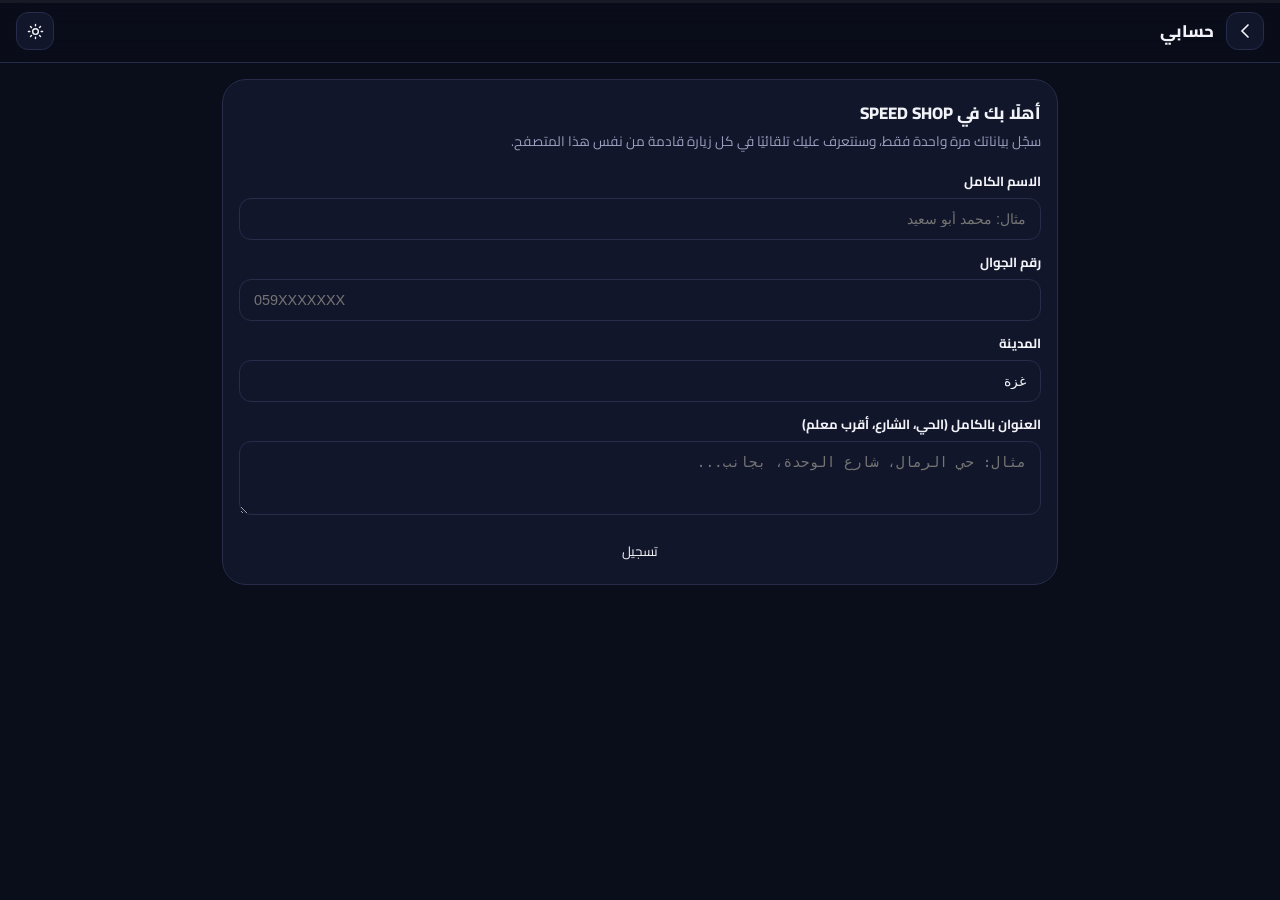
<file: my-orders.html>
<!DOCTYPE html>
<html lang="ar" dir="rtl">
<head>
<meta charset="UTF-8">
<script>(function(){try{var t=localStorage.getItem("speedShopTheme")||"dark";document.documentElement.setAttribute("data-theme",t);}catch(e){}})();</script>
<script>window.addEventListener("pageshow", function(e){ if (e.persisted) { window.location.reload(); } });</script>
<link rel="stylesheet" href="core.css?v=2">
<script src="core.js?v=2"></script>
<meta name="viewport" content="width=device-width, initial-scale=1.0, viewport-fit=cover">
<title>طلباتي — SPEED SHOP</title>
<link rel="preconnect" href="https://fonts.googleapis.com">
<link rel="preconnect" href="https://fonts.gstatic.com" crossorigin>
<link href="https://fonts.googleapis.com/css2?family=Cairo:wght@400;500;600;700;800;900&display=swap" rel="stylesheet">
<style>
  :root{
    --bg:#0A0D1A;
    --surface:#12162A;
    --surface-2:#1A1F3A;
    --line:#262C4A;
    --text:#F2F3F8;
    --text-dim:#9BA0C0;
    --accent:#3D5CFF;
    --accent-2:#00D9C0;
    --coral:#FF6A3D;
    --gold:#FFB020;
    --radius-sm:10px;
    --radius-md:16px;
    --radius-lg:24px;
    --safe-bottom: env(safe-area-inset-bottom, 0px);
  }
  *{box-sizing:border-box; margin:0; padding:0;}
  html{scroll-behavior:smooth;}
  body{
    font-family:'Cairo', sans-serif;
    background:var(--bg);
    color:var(--text);
    line-height:1.6;
    -webkit-font-smoothing:antialiased;
    overflow-x:hidden;
    padding-bottom:calc(84px + var(--safe-bottom));
  }
  img{max-width:100%; display:block;}
  a{color:inherit; text-decoration:none;}
  button{font-family:inherit; border:none; cursor:pointer; color:inherit; background:none;}
  ::selection{background:var(--accent); color:#fff;}

  @media (prefers-reduced-motion: reduce){
    *{animation-duration:0.01ms !important; transition-duration:0.01ms !important;}
  }

  .wrap{max-width:900px; margin:0 auto; padding:0 16px;}

  header.top{
    position:sticky; top:0; z-index:50;
    background:rgba(10,13,26,0.92);
    backdrop-filter:blur(14px);
    border-bottom:1px solid var(--line);
  }
  .top-row{display:flex; align-items:center; gap:12px; padding:12px 16px;}
  .icon-btn{
    width:38px; height:38px; border-radius:12px;
    background:var(--surface); border:1px solid var(--line);
    display:flex; align-items:center; justify-content:center;
    color:var(--text); flex-shrink:0;
  }
  .page-title{font-weight:800; font-size:1.05rem;}
  .page-title small{display:block; font-size:0.7rem; font-weight:500; color:var(--text-dim); margin-top:1px;}
  .top-spacer{margin-inline-start:auto;}

  /* ===== SEARCH ===== */
  .search-box{position:relative; margin:14px 16px 0;}
  .search-box input{
    width:100%; background:var(--surface); border:1px solid var(--line); border-radius:var(--radius-md);
    padding:11px 40px 11px 14px; color:var(--text); font-size:0.86rem; outline:none; font-family:inherit;
    transition:border-color .15s ease;
  }
  .search-box input:focus{border-color:var(--accent);}
  .search-box input::placeholder{color:var(--text-dim);}
  .search-box svg{position:absolute; top:50%; right:14px; transform:translateY(-50%); color:var(--text-dim);}

  /* ===== FILTER TABS ===== */
  .tabs{
    display:flex; gap:8px; padding:14px 16px 4px; overflow-x:auto; scrollbar-width:none;
  }
  .tabs::-webkit-scrollbar{display:none;}
  .tab{
    flex-shrink:0; font-size:0.8rem; font-weight:700; color:var(--text-dim);
    background:var(--surface); border:1px solid var(--line); border-radius:20px; padding:8px 16px;
    transition:all .15s ease; white-space:nowrap;
  }
  .tab.active{background:var(--accent-2); color:#06251f; border-color:var(--accent-2);}

  main{padding-top:8px;}

  /* ===== ORDER CARD ===== */
  .order-card{
    margin:14px 16px 0; background:var(--surface); border:1px solid var(--line);
    border-radius:var(--radius-lg); padding:14px; cursor:pointer;
  }
  .oc-head{display:flex; align-items:center; gap:8px; margin-bottom:10px;}
  .oc-id{font-size:0.8rem; font-weight:800;}
  .oc-date{font-size:0.72rem; color:var(--text-dim);}
  .oc-status{
    margin-inline-start:auto; font-size:0.68rem; font-weight:800; padding:5px 10px; border-radius:8px; flex-shrink:0;
  }
  .oc-status.ongoing{background:rgba(61,92,255,0.14); color:#8FA3FF;}
  .oc-status.delivered{background:rgba(0,217,192,0.12); color:var(--accent-2);}
  .oc-status.cancelled{background:rgba(255,106,61,0.12); color:var(--coral);}

  .oc-stores{display:flex; align-items:center; gap:8px; margin-bottom:10px; flex-wrap:wrap;}
  .oc-store-chip{
    display:flex; align-items:center; gap:5px; font-size:0.74rem; color:var(--text-dim);
    background:var(--surface-2); border-radius:8px; padding:4px 9px;
  }

  .oc-preview{display:flex; gap:8px; margin-bottom:12px;}
  .oc-thumb{
    width:44px; height:44px; border-radius:10px; background:var(--surface-2);
    display:flex; align-items:center; justify-content:center; font-size:1.2rem; flex-shrink:0;
  }
  .oc-thumb.more{color:var(--text-dim); font-size:0.72rem; font-weight:800;}

  .oc-foot{display:flex; align-items:center; justify-content:space-between; padding-top:10px; border-top:1px solid var(--line);}
  .oc-total span{display:block; font-size:0.68rem; color:var(--text-dim);}
  .oc-total b{font-size:0.98rem; color:var(--accent-2);}
  .oc-actions{display:flex; gap:8px;}

  .btn{
    display:inline-flex; align-items:center; justify-content:center; gap:6px;
    padding:9px 15px; border-radius:11px; font-weight:700; font-size:0.78rem;
    transition:transform .15s ease;
  }
  .btn:active{transform:scale(0.96);}
  .btn-primary{background:linear-gradient(90deg, var(--accent), #5A78FF); color:#fff;}
  .btn-ghost{background:var(--surface-2); border:1px solid var(--line); color:var(--text);}
  .btn-coral{background:rgba(255,106,61,0.1); color:var(--coral);}

  /* ===== EXPANDED DETAILS ===== */
  .oc-details{max-height:0; overflow:hidden; transition:max-height .3s ease;}
  .oc-details.open{max-height:400px; margin-top:12px; padding-top:12px; border-top:1px solid var(--line);}
  .od-row{display:flex; justify-content:space-between; font-size:0.78rem; color:var(--text-dim); padding:4px 0;}
  .od-row b{color:var(--text); font-weight:600;}
  .od-addr{font-size:0.76rem; color:var(--text-dim); margin-top:6px; display:flex; gap:6px; align-items:flex-start;}

  /* ===== EMPTY STATE ===== */
  .empty-state{
    display:none; flex-direction:column; align-items:center; text-align:center;
    padding:60px 24px; gap:6px;
  }
  .empty-state.show{display:flex;}
  .empty-state .em{font-size:3rem; margin-bottom:10px; opacity:0.7;}
  .empty-state h3{font-size:1.05rem; font-weight:800;}
  .empty-state p{font-size:0.84rem; color:var(--text-dim); max-width:32ch; margin-bottom:20px;}
  .empty-state .btn{padding:12px 22px; font-size:0.85rem;}

  @media (min-width:700px){
    .orders-grid{display:grid; grid-template-columns:1fr 1fr; gap:0 14px; padding:0 16px;}
    .orders-grid .order-card{margin:14px 0 0;}
    .tabs, .search-box{padding-inline:16px;}
  }

  /* ===== LIGHT THEME (DAY MODE) ===== */
  html[data-theme="light"]{
    --bg:#F4F6FB; --surface:#FFFFFF; --surface-2:#EEF1F8; --line:#E1E5F0;
    --text:#12162A; --text-dim:#667085; --accent:#3D5CFF; --accent-2:#0E9C87;
    --coral:#D14722; --gold:#B8790A;
  }
  html[data-theme="light"] header.top{background:rgba(255,255,255,0.86); box-shadow:0 1px 0 var(--line);}
  html[data-theme="light"] .bottom-nav{background:rgba(255,255,255,0.92);}
  html[data-theme="light"] .checkout-bar{background:rgba(255,255,255,0.92);}
  html[data-theme="light"] .bottom-bar{background:rgba(255,255,255,0.92);}
  html[data-theme="light"] .success-overlay{background:rgba(244,246,251,0.95);}
  html[data-theme="light"] .map-eta{background:rgba(255,255,255,0.92);}
  html[data-theme="light"] .ci-media,
  html[data-theme="light"] .p-media,
  html[data-theme="light"] .rider-avatar,
  html[data-theme="light"] .fav-media{background:linear-gradient(135deg, var(--surface-2), #E2E7F5);}
  html[data-theme="light"] .drawer{box-shadow:-8px 0 30px -10px rgba(20,30,60,0.15);}

  /* theme toggle icon swap */
  .theme-toggle .icon-moon{display:none;}
  .theme-toggle .icon-sun{display:flex;}
  html[data-theme="light"] .theme-toggle .icon-sun{display:none;}
  html[data-theme="light"] .theme-toggle .icon-moon{display:flex;}

  /* ============================================================
     MOTION & INTERACTION SYSTEM — unified across the app
     (added: does not change layout, branding or functionality)
     ============================================================ */
  :root{
    --m-ease-out:cubic-bezier(.16,1,.3,1);
    --m-ease-in:cubic-bezier(.7,0,.84,0);
    --m-ease-in-out:cubic-bezier(.65,0,.35,1);
    --m-spring:cubic-bezier(.34,1.56,.64,1);
    --m-fast:140ms; --m-base:220ms; --m-slow:320ms;
    --m-scroll-ease:cubic-bezier(.22,1,.36,1); --m-scroll-dur:520ms;
    --m-reveal-dist:20px;
  }

  /* ---- buttons & tappable controls ---- */
  .icon-btn, .btn, .btn-primary, .btn-ghost, .btn-outline, .btn-coral,
  .fav-add, .clear-btn, .edit-btn, .promo-apply, .form-save-btn, .add-addr-btn,
  .hamburger-btn, .p-add, .p-fav, .call, .drawer-close, .fav-remove,
  .saved-restore, .top-fab, .sum-items-toggle, .saved-toggle, .ci-remove,
  .ci-save, .discount, .qty button, .rider-actions a, .swatch, .chip{
    transition:transform var(--m-fast) var(--m-ease-out),
               box-shadow var(--m-fast) var(--m-ease-out),
               background-color var(--m-fast) var(--m-ease-out),
               border-color var(--m-fast) var(--m-ease-out),
               color var(--m-fast) var(--m-ease-out),
               opacity var(--m-fast) var(--m-ease-out) !important;
    will-change:transform;
  }
  @media (hover:hover){
    .icon-btn:hover, .btn:hover, .btn-primary:hover, .btn-ghost:hover, .btn-outline:hover, .btn-coral:hover,
    .fav-add:hover:not(:disabled), .edit-btn:hover, .promo-apply:hover, .form-save-btn:hover, .add-addr-btn:hover,
    .p-add:hover, .call:hover, .top-fab:hover, .saved-restore:hover, .swatch:hover, .chip:hover{
      transform:translateY(-1px) scale(1.02);
      box-shadow:0 8px 18px -8px rgba(0,0,0,.35);
    }
    .order-card:hover, .rp-card:hover, .addr-card:hover, .why-card:hover, .t-card:hover,
    .p-card:hover, .stat-card:hover, .rider-card:hover, .map-card:hover{
      transform:translateY(-3px);
      border-color:var(--accent);
      box-shadow:0 14px 28px -16px rgba(0,0,0,.4);
    }
    .menu-row:hover, .pay-option:hover, .drawer-link:hover, .faq-item:hover, .addr-card:hover{
      background-color:var(--surface-2);
    }
  }
  .icon-btn:active, .btn:active, .btn-primary:active, .btn-ghost:active, .btn-outline:active, .btn-coral:active,
  .fav-add:active, .clear-btn:active, .edit-btn:active, .promo-apply:active, .form-save-btn:active,
  .add-addr-btn:active, .hamburger-btn:active, .p-add:active, .p-fav:active, .call:active,
  .drawer-close:active, .fav-remove:active, .top-fab:active, .menu-row:active, .pay-option:active,
  .drawer-link:active, .lang-pill:active, .tab:active, .tabbtn:active, .swatch:active, .chip:active,
  .cat-card:active, .order-card:active, .rp-card:active, .fav-card:active, .addr-card:active, .p-card:active{
    transform:scale(.97) !important;
    transition-duration:90ms !important;
  }

  /* ---- cards ---- */
  .cat-card, .order-card, .rp-card, .fav-card, .addr-card, .rider-card, .map-card, .why-card, .t-card,
  .cart-item, .saved-item, .p-card, .stat-card{
    transition:transform var(--m-base) var(--m-ease-out),
               box-shadow var(--m-base) var(--m-ease-out),
               border-color var(--m-base) var(--m-ease-out) !important;
    will-change:transform;
  }

  /* ---- rows, tabs, pills, chips ---- */
  .menu-row, .pay-option, .oc-head, .drawer-link, .faq-item, .lang-pill, .tab, .tabbtn,
  .swatch, .chip, .oc-store-chip{
    transition:background-color var(--m-fast) var(--m-ease-out),
               color var(--m-fast) var(--m-ease-out),
               border-color var(--m-fast) var(--m-ease-out),
               transform var(--m-fast) var(--m-ease-out) !important;
  }

  /* ---- stepper / progress dots ---- */
  .dot, .step .dot, .step-line, .step, .gdot, .tl-dot, .tl-line{
    transition:background-color var(--m-base) var(--m-ease-in-out),
               border-color var(--m-base) var(--m-ease-in-out),
               color var(--m-base) var(--m-ease-in-out),
               width var(--m-base) var(--m-ease-in-out),
               transform var(--m-base) var(--m-ease-in-out) !important;
  }

  /* ---- toggle switches ---- */
  .switch{transition:background-color var(--m-base) var(--m-ease-in-out), border-color var(--m-base) var(--m-ease-in-out) !important;}
  .switch::after{transition:transform var(--m-base) var(--m-spring) !important;}

  /* ---- toast ---- */
  .toast{transition:opacity var(--m-base) var(--m-ease-out), transform var(--m-base) var(--m-spring) !important;}

  /* ---- drawer / overlays ---- */
  .drawer-overlay{transition:opacity var(--m-base) var(--m-ease-out) !important;}
  .drawer{transition:transform var(--m-slow) var(--m-ease-out) !important;}
  .drawer-link{transform:translateX(0);}

  /* ---- accordions (max-height panels) ---- */
  .saved-list, .sum-items{transition:max-height var(--m-slow) var(--m-ease-in-out) !important;}
  .saved-toggle .chev{transition:transform var(--m-base) var(--m-ease-in-out) !important;}

  /* ---- inline validation / promo messages ---- */
  .promo-msg.ok, .promo-msg.err, .field-err{animation:m-fade-up var(--m-fast) var(--m-ease-out);}

  /* ---- tab panel crossfade ---- */
  .tabpanel.active{animation:m-fade-up var(--m-base) var(--m-ease-out);}
  .gallery-slide{transition:opacity var(--m-base) var(--m-ease-out) !important;}

  /* ---- success / confirmation modal ---- */
  .success-overlay.open{animation:m-fade-in var(--m-base) var(--m-ease-out);}
  .success-card{animation:m-modal-in var(--m-slow) var(--m-ease-out) !important;}

  /* ---- reveal-on-scroll (generic, used by .reveal + .m-reveal) ---- */
  .reveal, .m-reveal{
    opacity:0; transform:translateY(var(--m-reveal-dist));
    transition:opacity var(--m-scroll-dur) var(--m-scroll-ease), transform var(--m-scroll-dur) var(--m-scroll-ease) !important;
    will-change:transform, opacity;
  }
  .reveal.in, .m-reveal.in{opacity:1; transform:translateY(0) translateX(0);}

  /* directional variants for scroll-reveal — assigned automatically by JS for visual variety */
  .m-reveal-d{transform:translateY(calc(var(--m-reveal-dist) * -1));}
  .m-reveal-l{transform:translateX(calc(var(--m-reveal-dist) * -1.6));}
  .m-reveal-r{transform:translateX(calc(var(--m-reveal-dist) * 1.6));}

  /* icon pop-in: small scale + fade for decorative icons inside revealed cards */
  .m-icon-pop{
    opacity:0; transform:scale(0.8);
    transition:opacity var(--m-base) var(--m-ease-out), transform var(--m-base) var(--m-spring) !important;
    display:inline-block; will-change:transform, opacity;
  }
  .m-icon-pop.in{opacity:1; transform:scale(1);}

  @media (max-width:640px){
    :root{ --m-reveal-dist:12px; --m-scroll-dur:380ms; }
  }

  /* ---- list add/remove ---- */
  .fav-card.removing, .cart-item.removing, .order-card.removing, .saved-item.removing{
    transition:transform var(--m-base) var(--m-ease-in), opacity var(--m-base) var(--m-ease-in) !important;
  }
  .m-enter{animation:m-fade-up var(--m-base) var(--m-ease-out);}

  @keyframes m-fade-up{from{opacity:0; transform:translateY(6px);} to{opacity:1; transform:translateY(0);}}
  @keyframes m-fade-in{from{opacity:0;} to{opacity:1;}}
  @keyframes m-modal-in{from{opacity:0; transform:scale(.96);} to{opacity:1; transform:scale(1);}}
  @keyframes m-nav-in{from{opacity:0; transform:translateY(-14px);} to{opacity:1; transform:translateY(0);}}
  @keyframes m-body-in{from{opacity:0;} to{opacity:1;}}

  /* ---- page load: navbar entrance + whole-page fade-in ---- */
  header.top{animation:m-nav-in .55s var(--m-ease-out) both;}
  body{animation:m-body-in var(--m-slow) var(--m-ease-out) both;}

  /* ---- page-to-page transition: fade the current page out before navigating away ---- */
  body.m-page-exit{opacity:0 !important; transition:opacity 180ms var(--m-ease-in) !important; pointer-events:none;}

  /* ---- slim top loading indicator (only shown briefly while a page navigation is in flight) ---- */
  .m-loadbar{
    position:fixed; top:0; right:0; left:0; height:2.5px; z-index:999;
    background:linear-gradient(90deg, var(--accent-2), var(--accent));
    transform:scaleX(0); transform-origin:right;
    opacity:0; pointer-events:none;
    transition:transform .45s var(--m-ease-out), opacity .2s var(--m-ease-out);
  }
  .m-loadbar.show{opacity:1; transform:scaleX(.72);}
  .m-loadbar.done{opacity:0; transform:scaleX(1); transition:transform .2s var(--m-ease-out), opacity .3s ease .15s;}

  /* ---- scroll progress bar: fills as the user scrolls down the page ---- */
  .m-scrollbar{
    position:fixed; top:0; right:0; left:0; height:2.5px; z-index:997; pointer-events:none;
    background:rgba(128,128,128,0.12);
  }
  .m-scrollbar-fill{
    height:100%; width:100%; transform:scaleX(0); transform-origin:right;
    background:linear-gradient(90deg, var(--accent-2), var(--accent));
    transition:transform 80ms linear;
    will-change:transform;
  }

  /* ---- hero parallax: background media + decorative glows drift slightly vs. scroll ---- */
  .hero{ --pz:0px; }
  .hero-media-wrap img{ transform:translate(-50%,-50%) translateY(var(--pz,0px)) !important; }
  .hero::before{ transform:translateY(calc(var(--pz,0px) * 0.7)); }
  .hero::after{ transform:translateY(calc(var(--pz,0px) * -0.7)); }

  @media (prefers-reduced-motion: reduce){
    *, *::before, *::after{
      animation-duration:0.01ms !important; animation-iteration-count:1 !important;
      transition-duration:0.01ms !important; scroll-behavior:auto !important;
    }
  }
</style>
</head>
<body>

<header class="top">
  <div class="top-row">
    <a class="icon-btn" href="index.html" aria-label="رجوع">
      <svg width="18" height="18" viewBox="0 0 24 24" fill="none" stroke="currentColor" stroke-width="2.2" stroke-linecap="round"><polyline points="16 4 8 12 16 20"/></svg>
    </a>
    <div class="page-title">طلباتي<small id="countLabel">6 طلبات</small></div>
    <div class="top-spacer"></div>
    <button class="icon-btn theme-toggle" id="themeToggle" aria-label="الوضع الليلي/النهاري">
      <svg class="icon-sun" width="17" height="17" viewBox="0 0 24 24" fill="none" stroke="currentColor" stroke-width="2" stroke-linecap="round" stroke-linejoin="round"><circle cx="12" cy="12" r="4"/><path d="M12 2v2M12 20v2M4.93 4.93l1.41 1.41M17.66 17.66l1.41 1.41M2 12h2M20 12h2M4.93 19.07l1.41-1.41M17.66 6.34l1.41-1.41"/></svg>
      <svg class="icon-moon" width="17" height="17" viewBox="0 0 24 24" fill="none" stroke="currentColor" stroke-width="2" stroke-linecap="round" stroke-linejoin="round"><path d="M21 12.8A9 9 0 1 1 11.2 3a7 7 0 0 0 9.8 9.8z"/></svg>
    </button>
    
  </div>
</header>

<div class="search-box">
  <input type="text" id="searchInput" placeholder="ابحث برقم الطلب أو اسم المتجر">
  <svg width="17" height="17" viewBox="0 0 24 24" fill="none" stroke="currentColor" stroke-width="2"><circle cx="11" cy="11" r="8"/><path d="m21 21-4.3-4.3"/></svg>
</div>

<div class="tabs" id="tabs">
  <button class="tab active" data-filter="all">الكل</button>
  <button class="tab" data-filter="ongoing">جارية</button>
  <button class="tab" data-filter="delivered">مكتملة</button>
  <button class="tab" data-filter="cancelled">ملغاة</button>
</div>

<main>
  <div class="wrap">
    <div id="ordersList" class="orders-grid"></div>
    <div class="empty-state" id="emptyState">
      
      <h3 id="emptyTitle">لا توجد طلبات هنا</h3>
      <p id="emptyDesc">لم تجد أي طلبات مطابقة لهذا التصنيف أو البحث.</p>
      <a class="btn btn-primary" href="index.html">ابدأ التسوق</a>
    </div>
  </div>
</main>

<script>
  // الطلبات الحقيقية الخاصة بصاحب هذا الحساب فقط (يُطابق رقم الجوال المسجّل)
  const currentUser = SS.getUser();
  if(!currentUser){
    window.location.href = 'account.html';
  }

  const statusMap = {
    new:  { bucket:'ongoing',   label:'قيد المعالجة' },
    prep: { bucket:'ongoing',   label:'قيد التجهيز' },
    done: { bucket:'delivered', label:'تم التسليم' },
    cancel: { bucket:'cancelled', label:'ملغى' }
  };

  function loadOrders(){
    return SS.getMyOrders().map(o => {
      const meta = statusMap[o.status] || { bucket:'ongoing', label:'قيد المعالجة' };
      return {
        id: '#SP-' + o.id,
        date: new Date(o.date).toLocaleString('ar-EG'),
        status: meta.bucket,
        statusLabel: meta.label,
        itemsText: o.items || '',
        total: Number(o.total) || 0,
        addr: o.address || ''
      };
    }).sort((a,b) => new Date(b.date) - new Date(a.date));
  }
  const orders = loadOrders();

  const fmt = n => `${n.toLocaleString('ar')}₪`;
  let activeFilter = 'all';
  let searchTerm = '';

  function matchesFilter(o){ return activeFilter === 'all' || o.status === activeFilter; }
  function matchesSearch(o){
    if(!searchTerm) return true;
    const hay = (o.id + ' ' + o.itemsText).toLowerCase();
    return hay.includes(searchTerm.toLowerCase());
  }

  function actionButtons(o){
    if(o.status === 'ongoing'){
      return `<a class="btn btn-primary" href="track-order.html?id=${encodeURIComponent(o.id)}">تتبع الطلب</a>`;
    }
    if(o.status === 'delivered'){
      return `<button class="btn btn-ghost" data-action="toggle">التفاصيل</button>`;
    }
    return `<button class="btn btn-ghost" data-action="toggle">التفاصيل</button>`;
  }

  function render(){
    const list = document.getElementById('ordersList');
    const filtered = orders.filter(o => matchesFilter(o) && matchesSearch(o));
    document.getElementById('countLabel').textContent = `${orders.length} طلبات`;

    const emptyState = document.getElementById('emptyState');
    if(filtered.length === 0){
      list.innerHTML = '';
      emptyState.classList.add('show');
      document.getElementById('emptyDesc').textContent = searchTerm
        ? 'لا توجد نتائج مطابقة لبحثك.'
        : (orders.length ? 'لا توجد طلبات ضمن هذا التصنيف بعد.' : 'لم تقم بأي طلب بعد.');
    } else {
      emptyState.classList.remove('show');
      list.innerHTML = filtered.map(o => `
        <div class="order-card" data-id="${o.id}">
          <div class="oc-head">
            <span class="oc-id">${o.id}</span>
            <span class="oc-date">· ${o.date}</span>
            <span class="oc-status ${o.status}">${o.statusLabel}</span>
          </div>
          <div class="oc-foot">
            <div class="oc-total"><span>الإجمالي</span><b>${fmt(o.total)}</b></div>
            <div class="oc-actions">${actionButtons(o)}</div>
          </div>
          <div class="oc-details" data-details>
            <div class="od-row"><span>${SS.escapeHTML(o.itemsText)}</span></div>
            <div class="od-addr"><span>${SS.escapeHTML(o.addr)}</span></div>
          </div>
        </div>
      `).join('');
    }
  }

  document.getElementById('tabs').addEventListener('click', (e) => {
    const tab = e.target.closest('.tab');
    if(!tab) return;
    document.querySelectorAll('.tab').forEach(t => t.classList.remove('active'));
    tab.classList.add('active');
    activeFilter = tab.dataset.filter;
    render();
  });

  document.getElementById('searchInput').addEventListener('input', (e) => {
    searchTerm = e.target.value.trim();
    render();
  });

  document.getElementById('ordersList').addEventListener('click', (e) => {
    const actionBtn = e.target.closest('button[data-action]');
    if(actionBtn){
      const card = actionBtn.closest('.order-card');
      const action = actionBtn.dataset.action;
      if(action === 'toggle'){
        card.querySelector('[data-details]').classList.toggle('open');
        actionBtn.textContent = card.querySelector('[data-details]').classList.contains('open') ? 'إخفاء' : 'التفاصيل';
      }
      return;
    }
    // clicking the card body (not a button/link) toggles details
    const card = e.target.closest('.order-card');
    if(card && !e.target.closest('a, button')){
      const details = card.querySelector('[data-details]');
      details.classList.toggle('open');
    }
  });

  render();
</script>
<script>
  (function(){
    var btn = document.getElementById('themeToggle');
    if(!btn) return;
    btn.addEventListener('click', function(){
      var isLight = document.documentElement.getAttribute('data-theme') === 'light';
      var next = isLight ? 'dark' : 'light';
      document.documentElement.setAttribute('data-theme', next);
      try{ localStorage.setItem('speedShopTheme', next); }catch(e){}
    });
  })();
</script>
<script>
(function(){
  // Enables :active styles to fire reliably on iOS Safari
  document.addEventListener('touchstart', function(){}, {passive:true});

  // Scroll-reveal: adds directional variety + per-group stagger to cards/sections
  // (down for headings, left/right for paired cards, up for the rest), plus a
  // gentle pop-in for icons inside them. Also covers elements already tagged
  // with .reveal/.m-reveal so the whole page stays visually consistent.
  var sel = '.order-card, .addr-card, .rp-card, .why-card, .t-card, .fav-card, .rider-card, .map-card, .stat-card, .section, .cart-item, .saved-item, .page-title, .p-title, .section-head, .section-label, .hero, .hero-stats, .stats-row, .cat-card, .p-card, .offer-band';
  var downSel = '.section-head, .section-label, .page-title, .p-title';
  var sideSel = '.addr-card, .rp-card, .rider-card, .map-card, .fav-card';
  var iconHostSel = '.why-card, .cat-card, .t-card, .stat-card';
  var all = Array.prototype.slice.call(document.querySelectorAll(sel));
  if('IntersectionObserver' in window && all.length){
    var parentIdx = new Map();
    var parentSide = new Map();
    all.forEach(function(el){
      if(!el.classList.contains('reveal') && !el.classList.contains('m-reveal')){
        el.classList.add('m-reveal');
      }
      if(el.matches(downSel)){
        el.classList.add('m-reveal-d');
      } else if(el.matches(sideSel)){
        var side = parentSide.get(el.parentElement) || 0;
        el.classList.add(side % 2 === 0 ? 'm-reveal-r' : 'm-reveal-l');
        parentSide.set(el.parentElement, side + 1);
      }
      var idx = parentIdx.get(el.parentElement) || 0;
      el.style.transitionDelay = (Math.min(idx, 5) * 100) + 'ms';
      parentIdx.set(el.parentElement, idx + 1);
    });
    var mio = new IntersectionObserver(function(entries){
      entries.forEach(function(e){
        if(e.isIntersecting){
          e.target.classList.add('in');
          mio.unobserve(e.target);
        }
      });
    }, {threshold:0.12});
    all.forEach(function(el){ mio.observe(el); });

    var icons = [];
    all.forEach(function(el){
      if(el.matches(iconHostSel)){
        var em = el.querySelector('.em');
        if(em) icons.push(em);
      }
    });
    icons.forEach(function(el, i){
      el.classList.add('m-icon-pop');
      el.style.transitionDelay = (Math.min(i % 6, 5) * 100 + 80) + 'ms';
      mio.observe(el);
    });
  }
})();
</script>
<script>
(function(){
  var reduceMotion = window.matchMedia('(prefers-reduced-motion: reduce)').matches;
  var bar = document.createElement('div');
  bar.className = 'm-loadbar';
  document.body.appendChild(bar);

  // Shared helper so JS-triggered redirects (buy now, checkout, logout...) use the
  // same soft fade + loading cue as normal link navigation.
  window.mGoTo = function(href, delay){
    if(!href) return;
    bar.classList.remove('done');
    void bar.offsetWidth;
    bar.classList.add('show');
    if(reduceMotion){ window.location.href = href; return; }
    document.body.classList.add('m-page-exit');
    setTimeout(function(){ window.location.href = href; }, delay || 180);
  };

  // Intercept clicks on internal .html links to play a light fade-out before leaving.
  document.addEventListener('click', function(e){
    var a = e.target.closest && e.target.closest('a[href]');
    if(!a || e.defaultPrevented || e.button !== 0 || e.metaKey || e.ctrlKey || e.shiftKey || e.altKey) return;
    var href = a.getAttribute('href');
    if(!href || href.charAt(0) === '#' || a.target === '_blank' || a.hasAttribute('download')) return;
    if(/^([a-z]+:)?\/\//i.test(href) || /^(tel|sms|mailto|whatsapp):/i.test(href)) return;
    if(href.indexOf('.html') === -1) return;
    e.preventDefault();
    window.mGoTo(href);
  }, true);
})();
</script>
<script>
(function(){
  // Scroll progress bar
  var reduceMotion = window.matchMedia('(prefers-reduced-motion: reduce)').matches;
  var track = document.createElement('div');
  track.className = 'm-scrollbar';
  var fill = document.createElement('div');
  fill.className = 'm-scrollbar-fill';
  track.appendChild(fill);
  document.body.appendChild(track);
  var ticking = false;
  function updateProgress(){
    var doc = document.documentElement;
    var max = doc.scrollHeight - doc.clientHeight;
    var pct = max > 0 ? Math.min(1, Math.max(0, doc.scrollTop / max)) : 0;
    fill.style.transform = 'scaleX(' + pct + ')';
    ticking = false;
  }
  window.addEventListener('scroll', function(){
    if(!ticking){ requestAnimationFrame(updateProgress); ticking = true; }
  }, {passive:true});
  updateProgress();

  // Hero parallax: only runs while the hero is near the viewport, and skipped
  // entirely on reduced-motion or small/touch screens to keep things light.
  var hero = document.querySelector('.hero');
  var isSmall = window.matchMedia('(max-width:640px)').matches;
  if(hero && !reduceMotion && !isSmall && 'IntersectionObserver' in window){
    var active = false;
    function updateParallax(){
      var rect = hero.getBoundingClientRect();
      var mid = rect.top + rect.height / 2 - window.innerHeight / 2;
      var pz = Math.max(-24, Math.min(24, mid * -0.06));
      hero.style.setProperty('--pz', pz + 'px');
      if(active) requestAnimationFrame(updateParallax);
    }
    var hio = new IntersectionObserver(function(entries){
      entries.forEach(function(e){
        if(e.isIntersecting && !active){
          active = true;
          requestAnimationFrame(updateParallax);
        } else if(!e.isIntersecting){
          active = false;
        }
      });
    });
    hio.observe(hero);
  }
})();
</script>
</body>
</html>
</file>
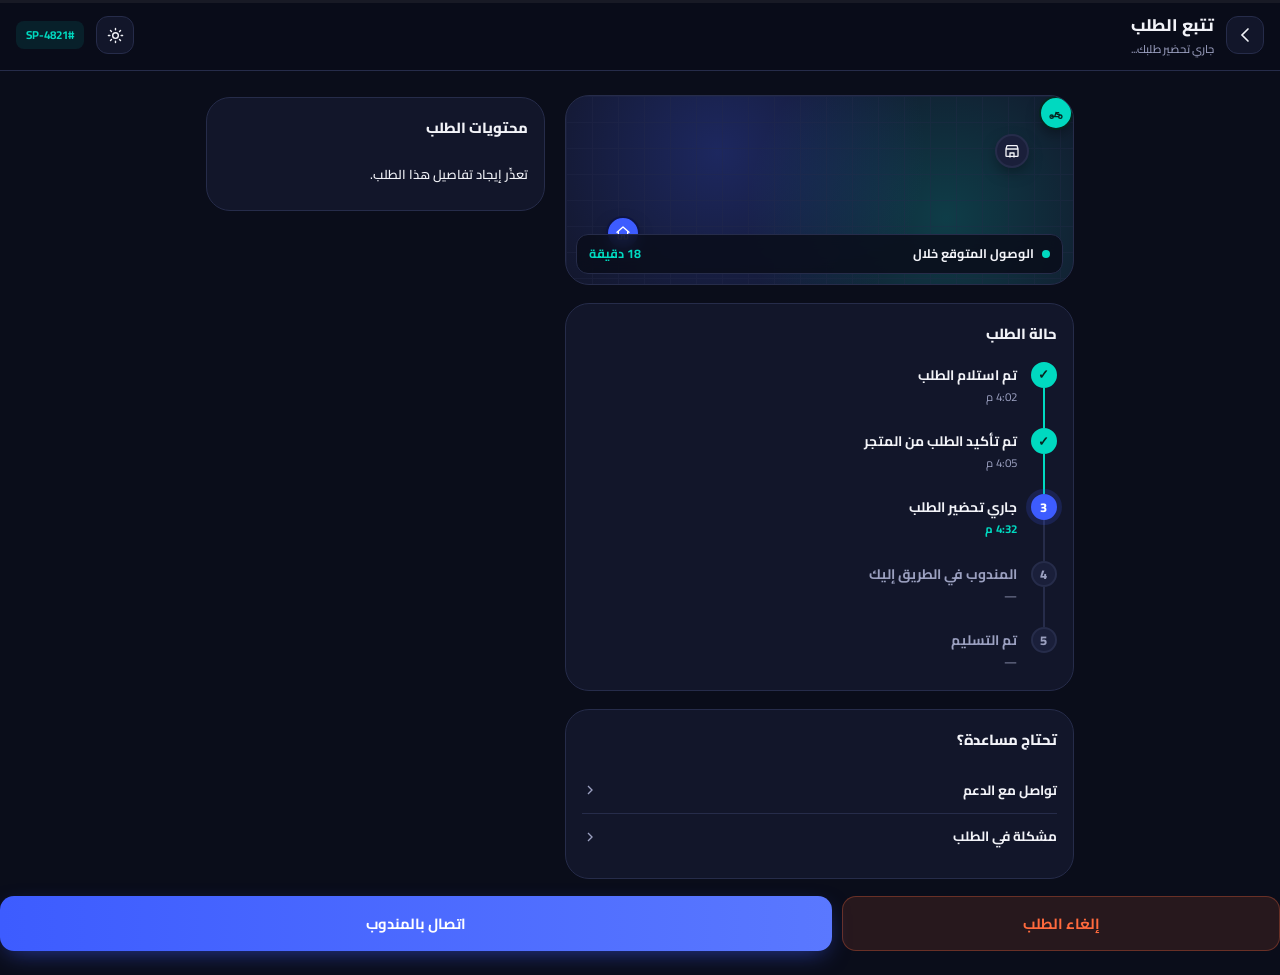
<file: track-order.html>
<!DOCTYPE html>
<html lang="ar" dir="rtl">
<head>
<meta charset="UTF-8">
<script>(function(){try{var t=localStorage.getItem("speedShopTheme")||"dark";document.documentElement.setAttribute("data-theme",t);}catch(e){}})();</script>
<script>window.addEventListener("pageshow", function(e){ if (e.persisted) { window.location.reload(); } });</script>
<link rel="stylesheet" href="core.css?v=2">
<script src="core.js?v=2"></script>
<meta name="viewport" content="width=device-width, initial-scale=1.0, viewport-fit=cover">
<title>تتبع الطلب — SPEED SHOP</title>
<link rel="preconnect" href="https://fonts.googleapis.com">
<link rel="preconnect" href="https://fonts.gstatic.com" crossorigin>
<link href="https://fonts.googleapis.com/css2?family=Cairo:wght@400;500;600;700;800;900&display=swap" rel="stylesheet">
<style>
  :root{
    --bg:#0A0D1A;
    --surface:#12162A;
    --surface-2:#1A1F3A;
    --line:#262C4A;
    --text:#F2F3F8;
    --text-dim:#9BA0C0;
    --accent:#3D5CFF;
    --accent-2:#00D9C0;
    --coral:#FF6A3D;
    --gold:#FFB020;
    --radius-sm:10px;
    --radius-md:16px;
    --radius-lg:24px;
    --safe-bottom: env(safe-area-inset-bottom, 0px);
  }
  *{box-sizing:border-box; margin:0; padding:0;}
  html{scroll-behavior:smooth;}
  body{
    font-family:'Cairo', sans-serif;
    background:var(--bg);
    color:var(--text);
    line-height:1.6;
    -webkit-font-smoothing:antialiased;
    overflow-x:hidden;
    padding-bottom:calc(96px + var(--safe-bottom));
  }
  img{max-width:100%; display:block;}
  a{color:inherit; text-decoration:none;}
  button{font-family:inherit; border:none; cursor:pointer; color:inherit; background:none;}
  ::selection{background:var(--accent); color:#fff;}

  @media (prefers-reduced-motion: reduce){
    *{animation-duration:0.01ms !important; transition-duration:0.01ms !important;}
  }

  header.top{
    position:sticky; top:0; z-index:50;
    background:rgba(10,13,26,0.92);
    backdrop-filter:blur(14px);
    border-bottom:1px solid var(--line);
  }
  .top-row{display:flex; align-items:center; gap:12px; padding:12px 16px;}
  .icon-btn{
    width:38px; height:38px; border-radius:12px;
    background:var(--surface); border:1px solid var(--line);
    display:flex; align-items:center; justify-content:center;
    color:var(--text); flex-shrink:0;
  }
  .page-title{font-weight:800; font-size:1.05rem;}
  .page-title small{display:block; font-size:0.7rem; font-weight:500; color:var(--text-dim); margin-top:1px;}
  .top-spacer{margin-inline-start:auto;}
  .order-badge{font-size:0.72rem; font-weight:700; color:var(--accent-2); background:rgba(0,217,192,0.1); border-radius:8px; padding:5px 10px;}

  main{padding-top:8px;}
  .wrap{max-width:900px; margin:0 auto; padding:0 16px;}
  .wrap-grid{max-width:900px; margin:0 auto; padding:0 16px;}

  /* ===== MAP CARD ===== */
  .map-card{
    margin-top:16px; border-radius:var(--radius-lg); overflow:hidden; position:relative;
    height:190px; background:
      radial-gradient(circle at 30% 30%, rgba(61,92,255,0.25), transparent 55%),
      radial-gradient(circle at 75% 65%, rgba(0,217,192,0.2), transparent 50%),
      var(--surface);
    border:1px solid var(--line);
  }
  .map-grid{position:absolute; inset:0; background-image:
      linear-gradient(var(--line) 1px, transparent 1px),
      linear-gradient(90deg, var(--line) 1px, transparent 1px);
    background-size:26px 26px; opacity:0.35;}
  .map-route{position:absolute; inset:0;}
  .map-pin{
    position:absolute; width:34px; height:34px; border-radius:50%;
    display:flex; align-items:center; justify-content:center; font-size:1rem;
    box-shadow:0 6px 16px -4px rgba(0,0,0,0.5);
  }
  .pin-store{top:38px; right:44px; background:var(--surface-2); border:2px solid var(--line);}
  .pin-rider{
    background:var(--accent-2); color:#06251f; border:2px solid #06251f;
    animation:ridermove 5s ease-in-out infinite;
  }
  .pin-home{bottom:34px; left:40px; background:var(--accent); border:2px solid #0d1442;}
  @keyframes ridermove{
    0%{ top:90px; left:130px; }
    50%{ top:60px; left:190px; }
    100%{ top:90px; left:130px; }
  }
  .map-eta{
    position:absolute; bottom:10px; right:10px; left:10px;
    background:rgba(10,13,26,0.85); backdrop-filter:blur(8px);
    border:1px solid var(--line); border-radius:12px; padding:9px 12px;
    display:flex; align-items:center; gap:8px; font-size:0.78rem; font-weight:700;
  }
  .map-eta .pulse{width:8px; height:8px; border-radius:50%; background:var(--accent-2); flex-shrink:0; animation:pulse 1.4s ease-in-out infinite;}
  @keyframes pulse{0%,100%{opacity:1; transform:scale(1);} 50%{opacity:0.4; transform:scale(1.4);}}
  .map-eta b{color:var(--accent-2); margin-inline-start:auto; font-variant-numeric:tabular-nums;}

  /* ===== STATUS TIMELINE ===== */
  .section{
    margin:18px 0 0; background:var(--surface); border:1px solid var(--line);
    border-radius:var(--radius-lg); padding:18px 16px;
  }
  .section h3{font-size:0.92rem; font-weight:800; margin-bottom:16px;}

  .timeline{display:flex; flex-direction:column;}
  .tl-item{display:flex; gap:14px; position:relative;}
  .tl-item:not(:last-child){padding-bottom:22px;}
  .tl-line{
    position:absolute; top:26px; bottom:0; right:12px; width:2px; background:var(--line);
  }
  .tl-item.done .tl-line{background:var(--accent-2);}
  .tl-dot{
    width:26px; height:26px; border-radius:50%; flex-shrink:0; z-index:1;
    background:var(--surface-2); border:2px solid var(--line);
    display:flex; align-items:center; justify-content:center; font-size:0.8rem; font-weight:800;
    color:var(--text-dim); transition:all .3s ease;
  }
  .tl-item.done .tl-dot{background:var(--accent-2); border-color:var(--accent-2); color:#06251f;}
  .tl-item.current .tl-dot{
    background:var(--accent); border-color:var(--accent); color:#fff;
    box-shadow:0 0 0 5px rgba(61,92,255,0.18);
    animation:currentpulse 1.6s ease-in-out infinite;
  }
  @keyframes currentpulse{0%,100%{box-shadow:0 0 0 5px rgba(61,92,255,0.18);} 50%{box-shadow:0 0 0 9px rgba(61,92,255,0.08);}}
  .tl-body{flex:1; padding-top:2px;}
  .tl-title{font-size:0.86rem; font-weight:700; color:var(--text-dim); transition:color .3s ease;}
  .tl-item.done .tl-title, .tl-item.current .tl-title{color:var(--text);}
  .tl-time{font-size:0.72rem; color:var(--text-dim); margin-top:2px;}
  .tl-item.current .tl-time{color:var(--accent-2); font-weight:700;}

  /* ===== RIDER CARD ===== */
  .rider-card{display:flex; align-items:center; gap:12px;}
  .rider-avatar{
    width:52px; height:52px; border-radius:50%; flex-shrink:0;
    background:linear-gradient(135deg, var(--surface-2), #10142A);
    display:flex; align-items:center; justify-content:center; font-size:1.5rem;
    border:2px solid var(--accent-2);
  }
  .rider-info{flex:1; min-width:0;}
  .rider-name{font-size:0.9rem; font-weight:800;}
  .rider-meta{font-size:0.74rem; color:var(--text-dim); display:flex; align-items:center; gap:5px; margin-top:2px;}
  .rider-meta .star{color:var(--gold);}
  .rider-actions{display:flex; gap:8px; flex-shrink:0;}
  .rider-actions .icon-btn{background:var(--surface-2);}
  .rider-actions .icon-btn.call{background:var(--accent-2); color:#06251f; border-color:var(--accent-2);}

  /* ===== ORDER ITEMS ===== */
  .oi-store{font-size:0.8rem; font-weight:800; margin-bottom:10px; display:flex; align-items:center; gap:6px;}
  .oi-row{display:flex; align-items:center; gap:10px; padding:8px 0; border-bottom:1px solid var(--line);}
  .oi-row:last-child{border-bottom:none;}
  .oi-media{width:40px; height:40px; border-radius:9px; background:var(--surface-2); flex-shrink:0; display:flex; align-items:center; justify-content:center; font-size:1.1rem;}
  .oi-name{flex:1; font-size:0.8rem; font-weight:600;}
  .oi-qty{font-size:0.74rem; color:var(--text-dim);}

  .oi-summary{display:flex; justify-content:space-between; align-items:baseline; margin-top:12px; padding-top:12px; border-top:1px solid var(--line); font-weight:800;}
  .oi-summary span{font-size:0.85rem; color:var(--text-dim); font-weight:600;}
  .oi-summary b{font-size:1.1rem; color:var(--accent-2);}

  /* ===== HELP ===== */
  .help-row{display:flex; align-items:center; gap:10px; padding:12px 0; cursor:pointer;}
  .help-row:not(:last-child){border-bottom:1px solid var(--line);}
  .help-row .em{font-size:1.1rem; width:24px; text-align:center;}
  .help-row span{flex:1; font-size:0.84rem; font-weight:700;}
  .help-row .chev{color:var(--text-dim);}

  .btn{
    display:inline-flex; align-items:center; justify-content:center; gap:8px;
    padding:13px 20px; border-radius:14px; font-weight:700; font-size:0.92rem;
    transition:transform .15s ease, box-shadow .15s ease;
  }
  .btn:active{transform:scale(0.97);}
  .btn-primary{
    background:linear-gradient(90deg, var(--accent), #5A78FF); color:#fff;
    box-shadow:0 8px 24px -8px rgba(61,92,255,0.6);
  }
  .btn-ghost{background:var(--surface); border:1px solid var(--line); color:var(--text);}
  .btn-coral{background:rgba(255,106,61,0.12); color:var(--coral); border:1px solid rgba(255,106,61,0.3);}

  /* ===== BOTTOM BAR ===== */
  .bottom-bar{
    position:fixed; bottom:0; right:0; left:0; z-index:70;
    background:rgba(18,22,42,0.97); backdrop-filter:blur(14px);
    border-top:1px solid var(--line);
    padding:12px 16px calc(12px + var(--safe-bottom));
    display:flex; gap:10px;
  }
  .bottom-bar .btn{flex:1;}

  /* ===== DELIVERED STATE ===== */
  .delivered-banner{
    display:none; margin-top:16px; background:linear-gradient(135deg, rgba(0,217,192,0.12), rgba(0,217,192,0.03));
    border:1px solid var(--accent-2); border-radius:var(--radius-lg); padding:18px; text-align:center;
  }
  .delivered-banner.show{display:block;}
  .delivered-banner .em{font-size:2.2rem; margin-bottom:8px;}
  .delivered-banner h3{font-size:1rem; font-weight:800; margin-bottom:4px;}
  .delivered-banner p{font-size:0.8rem; color:var(--text-dim);}

  @media (min-width:900px){
    .wrap-grid.two-col{display:grid; grid-template-columns:1.5fr 1fr; gap:20px; align-items:start;}
    .bottom-bar{position:static; background:none; backdrop-filter:none; border:none; padding:0; margin-top:18px;}
    body{padding-bottom:24px;}
  }

  /* ===== LIGHT THEME (DAY MODE) ===== */
  html[data-theme="light"]{
    --bg:#F4F6FB; --surface:#FFFFFF; --surface-2:#EEF1F8; --line:#E1E5F0;
    --text:#12162A; --text-dim:#667085; --accent:#3D5CFF; --accent-2:#0E9C87;
    --coral:#D14722; --gold:#B8790A;
  }
  html[data-theme="light"] header.top{background:rgba(255,255,255,0.86); box-shadow:0 1px 0 var(--line);}
  html[data-theme="light"] .bottom-nav{background:rgba(255,255,255,0.92);}
  html[data-theme="light"] .checkout-bar{background:rgba(255,255,255,0.92);}
  html[data-theme="light"] .bottom-bar{background:rgba(255,255,255,0.92);}
  html[data-theme="light"] .success-overlay{background:rgba(244,246,251,0.95);}
  html[data-theme="light"] .map-eta{background:rgba(255,255,255,0.92);}
  html[data-theme="light"] .ci-media,
  html[data-theme="light"] .p-media,
  html[data-theme="light"] .rider-avatar,
  html[data-theme="light"] .fav-media{background:linear-gradient(135deg, var(--surface-2), #E2E7F5);}
  html[data-theme="light"] .drawer{box-shadow:-8px 0 30px -10px rgba(20,30,60,0.15);}

  /* theme toggle icon swap */
  .theme-toggle .icon-moon{display:none;}
  .theme-toggle .icon-sun{display:flex;}
  html[data-theme="light"] .theme-toggle .icon-sun{display:none;}
  html[data-theme="light"] .theme-toggle .icon-moon{display:flex;}

  /* ============================================================
     MOTION & INTERACTION SYSTEM — unified across the app
     (added: does not change layout, branding or functionality)
     ============================================================ */
  :root{
    --m-ease-out:cubic-bezier(.16,1,.3,1);
    --m-ease-in:cubic-bezier(.7,0,.84,0);
    --m-ease-in-out:cubic-bezier(.65,0,.35,1);
    --m-spring:cubic-bezier(.34,1.56,.64,1);
    --m-fast:140ms; --m-base:220ms; --m-slow:320ms;
    --m-scroll-ease:cubic-bezier(.22,1,.36,1); --m-scroll-dur:520ms;
    --m-reveal-dist:20px;
  }

  /* ---- buttons & tappable controls ---- */
  .icon-btn, .btn, .btn-primary, .btn-ghost, .btn-outline, .btn-coral,
  .fav-add, .clear-btn, .edit-btn, .promo-apply, .form-save-btn, .add-addr-btn,
  .hamburger-btn, .p-add, .p-fav, .call, .drawer-close, .fav-remove,
  .saved-restore, .top-fab, .sum-items-toggle, .saved-toggle, .ci-remove,
  .ci-save, .discount, .qty button, .rider-actions a, .swatch, .chip{
    transition:transform var(--m-fast) var(--m-ease-out),
               box-shadow var(--m-fast) var(--m-ease-out),
               background-color var(--m-fast) var(--m-ease-out),
               border-color var(--m-fast) var(--m-ease-out),
               color var(--m-fast) var(--m-ease-out),
               opacity var(--m-fast) var(--m-ease-out) !important;
    will-change:transform;
  }
  @media (hover:hover){
    .icon-btn:hover, .btn:hover, .btn-primary:hover, .btn-ghost:hover, .btn-outline:hover, .btn-coral:hover,
    .fav-add:hover:not(:disabled), .edit-btn:hover, .promo-apply:hover, .form-save-btn:hover, .add-addr-btn:hover,
    .p-add:hover, .call:hover, .top-fab:hover, .saved-restore:hover, .swatch:hover, .chip:hover{
      transform:translateY(-1px) scale(1.02);
      box-shadow:0 8px 18px -8px rgba(0,0,0,.35);
    }
    .order-card:hover, .rp-card:hover, .addr-card:hover, .why-card:hover, .t-card:hover,
    .p-card:hover, .stat-card:hover, .rider-card:hover, .map-card:hover{
      transform:translateY(-3px);
      border-color:var(--accent);
      box-shadow:0 14px 28px -16px rgba(0,0,0,.4);
    }
    .menu-row:hover, .pay-option:hover, .drawer-link:hover, .faq-item:hover, .addr-card:hover{
      background-color:var(--surface-2);
    }
  }
  .icon-btn:active, .btn:active, .btn-primary:active, .btn-ghost:active, .btn-outline:active, .btn-coral:active,
  .fav-add:active, .clear-btn:active, .edit-btn:active, .promo-apply:active, .form-save-btn:active,
  .add-addr-btn:active, .hamburger-btn:active, .p-add:active, .p-fav:active, .call:active,
  .drawer-close:active, .fav-remove:active, .top-fab:active, .menu-row:active, .pay-option:active,
  .drawer-link:active, .lang-pill:active, .tab:active, .tabbtn:active, .swatch:active, .chip:active,
  .cat-card:active, .order-card:active, .rp-card:active, .fav-card:active, .addr-card:active, .p-card:active{
    transform:scale(.97) !important;
    transition-duration:90ms !important;
  }

  /* ---- cards ---- */
  .cat-card, .order-card, .rp-card, .fav-card, .addr-card, .rider-card, .map-card, .why-card, .t-card,
  .cart-item, .saved-item, .p-card, .stat-card{
    transition:transform var(--m-base) var(--m-ease-out),
               box-shadow var(--m-base) var(--m-ease-out),
               border-color var(--m-base) var(--m-ease-out) !important;
    will-change:transform;
  }

  /* ---- rows, tabs, pills, chips ---- */
  .menu-row, .pay-option, .oc-head, .drawer-link, .faq-item, .lang-pill, .tab, .tabbtn,
  .swatch, .chip, .oc-store-chip{
    transition:background-color var(--m-fast) var(--m-ease-out),
               color var(--m-fast) var(--m-ease-out),
               border-color var(--m-fast) var(--m-ease-out),
               transform var(--m-fast) var(--m-ease-out) !important;
  }

  /* ---- stepper / progress dots ---- */
  .dot, .step .dot, .step-line, .step, .gdot, .tl-dot, .tl-line{
    transition:background-color var(--m-base) var(--m-ease-in-out),
               border-color var(--m-base) var(--m-ease-in-out),
               color var(--m-base) var(--m-ease-in-out),
               width var(--m-base) var(--m-ease-in-out),
               transform var(--m-base) var(--m-ease-in-out) !important;
  }

  /* ---- toggle switches ---- */
  .switch{transition:background-color var(--m-base) var(--m-ease-in-out), border-color var(--m-base) var(--m-ease-in-out) !important;}
  .switch::after{transition:transform var(--m-base) var(--m-spring) !important;}

  /* ---- toast ---- */
  .toast{transition:opacity var(--m-base) var(--m-ease-out), transform var(--m-base) var(--m-spring) !important;}

  /* ---- drawer / overlays ---- */
  .drawer-overlay{transition:opacity var(--m-base) var(--m-ease-out) !important;}
  .drawer{transition:transform var(--m-slow) var(--m-ease-out) !important;}
  .drawer-link{transform:translateX(0);}

  /* ---- accordions (max-height panels) ---- */
  .saved-list, .sum-items{transition:max-height var(--m-slow) var(--m-ease-in-out) !important;}
  .saved-toggle .chev{transition:transform var(--m-base) var(--m-ease-in-out) !important;}

  /* ---- inline validation / promo messages ---- */
  .promo-msg.ok, .promo-msg.err, .field-err{animation:m-fade-up var(--m-fast) var(--m-ease-out);}

  /* ---- tab panel crossfade ---- */
  .tabpanel.active{animation:m-fade-up var(--m-base) var(--m-ease-out);}
  .gallery-slide{transition:opacity var(--m-base) var(--m-ease-out) !important;}

  /* ---- success / confirmation modal ---- */
  .success-overlay.open{animation:m-fade-in var(--m-base) var(--m-ease-out);}
  .success-card{animation:m-modal-in var(--m-slow) var(--m-ease-out) !important;}

  /* ---- reveal-on-scroll (generic, used by .reveal + .m-reveal) ---- */
  .reveal, .m-reveal{
    opacity:0; transform:translateY(var(--m-reveal-dist));
    transition:opacity var(--m-scroll-dur) var(--m-scroll-ease), transform var(--m-scroll-dur) var(--m-scroll-ease) !important;
    will-change:transform, opacity;
  }
  .reveal.in, .m-reveal.in{opacity:1; transform:translateY(0) translateX(0);}

  /* directional variants for scroll-reveal — assigned automatically by JS for visual variety */
  .m-reveal-d{transform:translateY(calc(var(--m-reveal-dist) * -1));}
  .m-reveal-l{transform:translateX(calc(var(--m-reveal-dist) * -1.6));}
  .m-reveal-r{transform:translateX(calc(var(--m-reveal-dist) * 1.6));}

  /* icon pop-in: small scale + fade for decorative icons inside revealed cards */
  .m-icon-pop{
    opacity:0; transform:scale(0.8);
    transition:opacity var(--m-base) var(--m-ease-out), transform var(--m-base) var(--m-spring) !important;
    display:inline-block; will-change:transform, opacity;
  }
  .m-icon-pop.in{opacity:1; transform:scale(1);}

  @media (max-width:640px){
    :root{ --m-reveal-dist:12px; --m-scroll-dur:380ms; }
  }

  /* ---- list add/remove ---- */
  .fav-card.removing, .cart-item.removing, .order-card.removing, .saved-item.removing{
    transition:transform var(--m-base) var(--m-ease-in), opacity var(--m-base) var(--m-ease-in) !important;
  }
  .m-enter{animation:m-fade-up var(--m-base) var(--m-ease-out);}

  @keyframes m-fade-up{from{opacity:0; transform:translateY(6px);} to{opacity:1; transform:translateY(0);}}
  @keyframes m-fade-in{from{opacity:0;} to{opacity:1;}}
  @keyframes m-modal-in{from{opacity:0; transform:scale(.96);} to{opacity:1; transform:scale(1);}}
  @keyframes m-nav-in{from{opacity:0; transform:translateY(-14px);} to{opacity:1; transform:translateY(0);}}
  @keyframes m-body-in{from{opacity:0;} to{opacity:1;}}

  /* ---- page load: navbar entrance + whole-page fade-in ---- */
  header.top{animation:m-nav-in .55s var(--m-ease-out) both;}
  body{animation:m-body-in var(--m-slow) var(--m-ease-out) both;}

  /* ---- page-to-page transition: fade the current page out before navigating away ---- */
  body.m-page-exit{opacity:0 !important; transition:opacity 180ms var(--m-ease-in) !important; pointer-events:none;}

  /* ---- slim top loading indicator (only shown briefly while a page navigation is in flight) ---- */
  .m-loadbar{
    position:fixed; top:0; right:0; left:0; height:2.5px; z-index:999;
    background:linear-gradient(90deg, var(--accent-2), var(--accent));
    transform:scaleX(0); transform-origin:right;
    opacity:0; pointer-events:none;
    transition:transform .45s var(--m-ease-out), opacity .2s var(--m-ease-out);
  }
  .m-loadbar.show{opacity:1; transform:scaleX(.72);}
  .m-loadbar.done{opacity:0; transform:scaleX(1); transition:transform .2s var(--m-ease-out), opacity .3s ease .15s;}

  /* ---- scroll progress bar: fills as the user scrolls down the page ---- */
  .m-scrollbar{
    position:fixed; top:0; right:0; left:0; height:2.5px; z-index:997; pointer-events:none;
    background:rgba(128,128,128,0.12);
  }
  .m-scrollbar-fill{
    height:100%; width:100%; transform:scaleX(0); transform-origin:right;
    background:linear-gradient(90deg, var(--accent-2), var(--accent));
    transition:transform 80ms linear;
    will-change:transform;
  }

  /* ---- hero parallax: background media + decorative glows drift slightly vs. scroll ---- */
  .hero{ --pz:0px; }
  .hero-media-wrap img{ transform:translate(-50%,-50%) translateY(var(--pz,0px)) !important; }
  .hero::before{ transform:translateY(calc(var(--pz,0px) * 0.7)); }
  .hero::after{ transform:translateY(calc(var(--pz,0px) * -0.7)); }

  @media (prefers-reduced-motion: reduce){
    *, *::before, *::after{
      animation-duration:0.01ms !important; animation-iteration-count:1 !important;
      transition-duration:0.01ms !important; scroll-behavior:auto !important;
    }
  }
</style>
</head>
<body>

<header class="top">
  <div class="top-row">
    <a class="icon-btn" href="index.html" aria-label="رجوع">
      <svg width="18" height="18" viewBox="0 0 24 24" fill="none" stroke="currentColor" stroke-width="2.2" stroke-linecap="round"><polyline points="16 4 8 12 16 20"/></svg>
    </a>
    <div class="page-title">تتبع الطلب<small id="statusLine">جاري تحضير طلبك...</small></div>
    <div class="top-spacer"></div>
    <button class="icon-btn theme-toggle" id="themeToggle" aria-label="الوضع الليلي/النهاري">
      <svg class="icon-sun" width="17" height="17" viewBox="0 0 24 24" fill="none" stroke="currentColor" stroke-width="2" stroke-linecap="round" stroke-linejoin="round"><circle cx="12" cy="12" r="4"/><path d="M12 2v2M12 20v2M4.93 4.93l1.41 1.41M17.66 17.66l1.41 1.41M2 12h2M20 12h2M4.93 19.07l1.41-1.41M17.66 6.34l1.41-1.41"/></svg>
      <svg class="icon-moon" width="17" height="17" viewBox="0 0 24 24" fill="none" stroke="currentColor" stroke-width="2" stroke-linecap="round" stroke-linejoin="round"><path d="M21 12.8A9 9 0 1 1 11.2 3a7 7 0 0 0 9.8 9.8z"/></svg>
    </button>
    
    <span class="order-badge" id="orderIdBadge">#SP-4821</span>
  </div>
</header>

<main>
  <div class="wrap-grid two-col">
    <div>
      <!-- MAP -->
      <div class="map-card" id="mapCard">
        <div class="map-grid"></div>
        <div class="map-pin pin-store" title="المتجر"><svg width="16" height="16" viewBox="0 0 24 24" fill="none" stroke="currentColor" stroke-width="2" stroke-linecap="round" stroke-linejoin="round"><path d="M3 9l1.5-5h15L21 9M3 9v10a1 1 0 0 0 1 1h16a1 1 0 0 0 1-1V9M3 9h18M9 21v-6h6v6"/></svg></div>
        <div class="map-pin pin-rider" id="riderPin" title="المندوب"><svg width="16" height="16" viewBox="0 0 24 24" fill="none" stroke="currentColor" stroke-width="2" stroke-linecap="round" stroke-linejoin="round"><circle cx="5.5" cy="17.5" r="2.5"/><circle cx="18.5" cy="17.5" r="2.5"/><path d="M5.5 17.5H10l2-6h4M12 11l2 3h3.5M10 17.5h6"/></svg></div>
        <div class="map-pin pin-home" title="عنوانك"><svg width="16" height="16" viewBox="0 0 24 24" fill="none" stroke="white" stroke-width="2" stroke-linecap="round" stroke-linejoin="round"><path d="M3 11l9-8 9 8"/><path d="M5 10v10a1 1 0 0 0 1 1h4v-6h4v6h4a1 1 0 0 0 1-1V10"/></svg></div>
        <div class="map-eta">
          <span class="pulse"></span>
          <span>الوصول المتوقع خلال</span>
          <b id="etaMinutes">18 دقيقة</b>
        </div>
      </div>

      <div class="delivered-banner" id="deliveredBanner">
        <h3>تم تسليم طلبك بنجاح</h3>
        <p>نتمنى أنك استمتعت بتجربة التسوق معنا</p>
      </div>

      <!-- TIMELINE -->
      <div class="section">
        <h3>حالة الطلب</h3>
        <div class="timeline" id="timeline">
          <div class="tl-item done" data-step="0">
            <div class="tl-line"></div>
            <div class="tl-dot">✓</div>
            <div class="tl-body">
              <div class="tl-title">تم استلام الطلب</div>
              <div class="tl-time">4:02 م</div>
            </div>
          </div>
          <div class="tl-item done" data-step="1">
            <div class="tl-line"></div>
            <div class="tl-dot">✓</div>
            <div class="tl-body">
              <div class="tl-title">تم تأكيد الطلب من المتجر</div>
              <div class="tl-time">4:05 م</div>
            </div>
          </div>
          <div class="tl-item current" data-step="2">
            <div class="tl-line"></div>
            <div class="tl-dot">3</div>
            <div class="tl-body">
              <div class="tl-title">جاري تحضير الطلب</div>
              <div class="tl-time">الآن</div>
            </div>
          </div>
          <div class="tl-item" data-step="3">
            <div class="tl-line"></div>
            <div class="tl-dot">4</div>
            <div class="tl-body">
              <div class="tl-title">المندوب في الطريق إليك</div>
              <div class="tl-time">—</div>
            </div>
          </div>
          <div class="tl-item" data-step="4">
            <div class="tl-dot">5</div>
            <div class="tl-body">
              <div class="tl-title">تم التسليم</div>
              <div class="tl-time">—</div>
            </div>
          </div>
        </div>
      </div>

      <!-- RIDER -->
      <div class="section" id="riderSection" style="display:none;">
        <h3>مندوب التوصيل</h3>
        <div class="rider-card">
          <div class="rider-avatar"><svg width="26" height="26" viewBox="0 0 24 24" fill="none" stroke="currentColor" stroke-width="1.8" stroke-linecap="round" stroke-linejoin="round"><circle cx="12" cy="7" r="4"/><path d="M4 21v-2a6 6 0 0 1 6-6h4a6 6 0 0 1 6 6v2"/></svg></div>
          <div class="rider-info">
            <div class="rider-name">محمود العطّار</div>
            <div class="rider-meta"><span class="star">★</span> 4.9 · 1,240 توصيلة</div>
          </div>
          <div class="rider-actions">
            <a class="icon-btn" href="sms:0591234567" aria-label="رسالة">
              <svg width="16" height="16" viewBox="0 0 24 24" fill="none" stroke="currentColor" stroke-width="2"><path d="M21 15a2 2 0 0 1-2 2H7l-4 4V5a2 2 0 0 1 2-2h14a2 2 0 0 1 2 2z"/></svg>
            </a>
            <a class="icon-btn call" href="tel:0591234567" aria-label="اتصال">
              <svg width="16" height="16" viewBox="0 0 24 24" fill="none" stroke="currentColor" stroke-width="2"><path d="M22 16.92v3a2 2 0 0 1-2.18 2 19.79 19.79 0 0 1-8.63-3.07 19.5 19.5 0 0 1-6-6 19.79 19.79 0 0 1-3.07-8.67A2 2 0 0 1 4.11 2h3a2 2 0 0 1 2 1.72c.127.96.362 1.903.7 2.81a2 2 0 0 1-.45 2.11L8.09 9.91a16 16 0 0 0 6 6l1.27-1.27a2 2 0 0 1 2.11-.45c.907.338 1.85.573 2.81.7A2 2 0 0 1 22 16.92z"/></svg>
            </a>
          </div>
        </div>
      </div>

      <!-- HELP -->
      <div class="section">
        <h3>تحتاج مساعدة؟</h3>
        <div class="help-row">
          <span>تواصل مع الدعم</span>
          <svg class="chev" width="16" height="16" viewBox="0 0 24 24" fill="none" stroke="currentColor" stroke-width="2"><polyline points="15 18 9 12 15 6" transform="rotate(180 12 12)"/></svg>
        </div>
        <div class="help-row">
          <span>مشكلة في الطلب</span>
          <svg class="chev" width="16" height="16" viewBox="0 0 24 24" fill="none" stroke="currentColor" stroke-width="2"><polyline points="15 18 9 12 15 6" transform="rotate(180 12 12)"/></svg>
        </div>
      </div>
    </div>

    <!-- ORDER ITEMS -->
    <div class="section" style="margin-top:18px;">
      <h3>محتويات الطلب</h3>
      <div id="orderItemsBox">
        <div class="oi-row"><div class="oi-name">جاري تحميل تفاصيل الطلب…</div></div>
      </div>
    </div>
  </div>
</main>

<!-- BOTTOM BAR -->
<div class="bottom-bar" id="bottomBar">
  <button class="btn btn-coral" id="cancelBtn">إلغاء الطلب</button>
  <a class="btn btn-primary" href="tel:0591234567" style="flex:2;" id="mainActionBtn">اتصال بالمندوب</a>
</div>

<script>
  // ===== ربط الصفحة برقم الطلب الحقيقي القادم من "طلباتي" =====
  const trackParams = new URLSearchParams(window.location.search);
  const trackedOrderLabel = trackParams.get('id'); // مثال: "#SP-1001"
  let realOrder = null;
  if(trackedOrderLabel){
    document.getElementById('orderIdBadge').textContent = trackedOrderLabel;
    const numericId = trackedOrderLabel.replace('#SP-', '');
    realOrder = SS.getAllOrders().find(o => String(o.id) === String(numericId));
  }

  (function renderOrderItems(){
    const box = document.getElementById('orderItemsBox');
    if(!realOrder){
      box.innerHTML = '<div class="oi-row"><div class="oi-name">تعذّر إيجاد تفاصيل هذا الطلب.</div></div>';
      return;
    }
    const fmt = n => `${(Number(n)||0).toLocaleString('ar')}₪`;
    box.innerHTML = `
      <div class="oi-row"><div class="oi-name">${SS.escapeHTML(realOrder.items || '')}</div></div>
      <div class="oi-summary"><span>الإجمالي</span><b>${fmt(realOrder.total)}</b></div>
    `;
  })();

  // ===== SIMULATED LIVE PROGRESSION =====
  const steps = [
    {title:'تم استلام الطلب', time:'4:02 م'},
    {title:'تم تأكيد الطلب من المتجر', time:'4:05 م'},
    {title:'جاري تحضير الطلب', time:''},
    {title:'المندوب في الطريق إليك', time:''},
    {title:'تم التسليم', time:''}
  ];
  const statusLines = [
    'تم استلام طلبك', 'تم تأكيد الطلب', 'جاري تحضير طلبك...', 'المندوب في الطريق إليك', 'تم تسليم طلبك'
  ];
  let currentStep = 2; // starts at "preparing"

  function nowTime(){
    const d = new Date();
    let h = d.getHours(), m = d.getMinutes();
    const ampm = h >= 12 ? 'م' : 'ص';
    h = h % 12 || 12;
    return `${h}:${String(m).padStart(2,'0')} ${ampm}`;
  }

  function renderTimeline(){
    document.querySelectorAll('.tl-item').forEach((el, i) => {
      el.classList.remove('done', 'current');
      const dot = el.querySelector('.tl-dot');
      const timeEl = el.querySelector('.tl-time');
      if(i < currentStep){
        el.classList.add('done');
        dot.textContent = '✓';
      } else if(i === currentStep){
        el.classList.add('current');
        dot.textContent = i + 1;
        timeEl.textContent = i <= 1 ? steps[i].time : nowTime();
      } else {
        dot.textContent = i + 1;
        timeEl.textContent = '—';
      }
    });
    document.getElementById('statusLine').textContent = statusLines[currentStep];

    const riderSection = document.getElementById('riderSection');
    riderSection.style.display = currentStep >= 3 ? 'block' : 'none';

    const etaEl = document.getElementById('etaMinutes');
    const etaValues = ['—', '—', '18 دقيقة', '9 دقائق', 'تم الوصول'];
    etaEl.textContent = etaValues[currentStep];

    if(currentStep === 4){
      document.getElementById('deliveredBanner').classList.add('show');
      document.getElementById('mapCard').style.display = 'none';
      document.getElementById('bottomBar').innerHTML =
        `<a class="btn btn-primary" href="index.html" style="flex:1;">متابعة التسوق</a>`;
    }
  }

  const contactInfo = SS.getContact();
  if(contactInfo && contactInfo.phone){
    document.getElementById('mainActionBtn').setAttribute('href', 'tel:' + contactInfo.phone);
  }

  document.getElementById('cancelBtn').addEventListener('click', () => {
    if(confirm('هل أنت متأكد من إلغاء الطلب؟')){
      if(realOrder){
        const all = SS.getAllOrders();
        const found = all.find(o => String(o.id) === String(realOrder.id));
        if(found){ found.status = 'cancel'; SS.saveAllOrders(all); }
      }
      document.getElementById('statusLine').textContent = 'تم إلغاء الطلب';
      document.getElementById('bottomBar').innerHTML =
        `<a class="btn btn-ghost" href="index.html" style="flex:1;">العودة للتسوق</a>`;
      document.getElementById('mapCard').style.display = 'none';
      clearInterval(progressTimer);
    }
  });

  renderTimeline();

  // demo-only: advance the order status automatically every few seconds
  const progressTimer = setInterval(() => {
    if(currentStep < 4){
      currentStep++;
      renderTimeline();
    } else {
      clearInterval(progressTimer);
    }
  }, 6000);
</script>
<script>
  (function(){
    var btn = document.getElementById('themeToggle');
    if(!btn) return;
    btn.addEventListener('click', function(){
      var isLight = document.documentElement.getAttribute('data-theme') === 'light';
      var next = isLight ? 'dark' : 'light';
      document.documentElement.setAttribute('data-theme', next);
      try{ localStorage.setItem('speedShopTheme', next); }catch(e){}
    });
  })();
</script>
<script>
(function(){
  // Enables :active styles to fire reliably on iOS Safari
  document.addEventListener('touchstart', function(){}, {passive:true});

  // Scroll-reveal: adds directional variety + per-group stagger to cards/sections
  // (down for headings, left/right for paired cards, up for the rest), plus a
  // gentle pop-in for icons inside them. Also covers elements already tagged
  // with .reveal/.m-reveal so the whole page stays visually consistent.
  var sel = '.order-card, .addr-card, .rp-card, .why-card, .t-card, .fav-card, .rider-card, .map-card, .stat-card, .section, .cart-item, .saved-item, .page-title, .p-title, .section-head, .section-label, .hero, .hero-stats, .stats-row, .cat-card, .p-card, .offer-band';
  var downSel = '.section-head, .section-label, .page-title, .p-title';
  var sideSel = '.addr-card, .rp-card, .rider-card, .map-card, .fav-card';
  var iconHostSel = '.why-card, .cat-card, .t-card, .stat-card';
  var all = Array.prototype.slice.call(document.querySelectorAll(sel));
  if('IntersectionObserver' in window && all.length){
    var parentIdx = new Map();
    var parentSide = new Map();
    all.forEach(function(el){
      if(!el.classList.contains('reveal') && !el.classList.contains('m-reveal')){
        el.classList.add('m-reveal');
      }
      if(el.matches(downSel)){
        el.classList.add('m-reveal-d');
      } else if(el.matches(sideSel)){
        var side = parentSide.get(el.parentElement) || 0;
        el.classList.add(side % 2 === 0 ? 'm-reveal-r' : 'm-reveal-l');
        parentSide.set(el.parentElement, side + 1);
      }
      var idx = parentIdx.get(el.parentElement) || 0;
      el.style.transitionDelay = (Math.min(idx, 5) * 100) + 'ms';
      parentIdx.set(el.parentElement, idx + 1);
    });
    var mio = new IntersectionObserver(function(entries){
      entries.forEach(function(e){
        if(e.isIntersecting){
          e.target.classList.add('in');
          mio.unobserve(e.target);
        }
      });
    }, {threshold:0.12});
    all.forEach(function(el){ mio.observe(el); });

    var icons = [];
    all.forEach(function(el){
      if(el.matches(iconHostSel)){
        var em = el.querySelector('.em');
        if(em) icons.push(em);
      }
    });
    icons.forEach(function(el, i){
      el.classList.add('m-icon-pop');
      el.style.transitionDelay = (Math.min(i % 6, 5) * 100 + 80) + 'ms';
      mio.observe(el);
    });
  }
})();
</script>
<script>
(function(){
  var reduceMotion = window.matchMedia('(prefers-reduced-motion: reduce)').matches;
  var bar = document.createElement('div');
  bar.className = 'm-loadbar';
  document.body.appendChild(bar);

  // Shared helper so JS-triggered redirects (buy now, checkout, logout...) use the
  // same soft fade + loading cue as normal link navigation.
  window.mGoTo = function(href, delay){
    if(!href) return;
    bar.classList.remove('done');
    void bar.offsetWidth;
    bar.classList.add('show');
    if(reduceMotion){ window.location.href = href; return; }
    document.body.classList.add('m-page-exit');
    setTimeout(function(){ window.location.href = href; }, delay || 180);
  };

  // Intercept clicks on internal .html links to play a light fade-out before leaving.
  document.addEventListener('click', function(e){
    var a = e.target.closest && e.target.closest('a[href]');
    if(!a || e.defaultPrevented || e.button !== 0 || e.metaKey || e.ctrlKey || e.shiftKey || e.altKey) return;
    var href = a.getAttribute('href');
    if(!href || href.charAt(0) === '#' || a.target === '_blank' || a.hasAttribute('download')) return;
    if(/^([a-z]+:)?\/\//i.test(href) || /^(tel|sms|mailto|whatsapp):/i.test(href)) return;
    if(href.indexOf('.html') === -1) return;
    e.preventDefault();
    window.mGoTo(href);
  }, true);
})();
</script>
<script>
(function(){
  // Scroll progress bar
  var reduceMotion = window.matchMedia('(prefers-reduced-motion: reduce)').matches;
  var track = document.createElement('div');
  track.className = 'm-scrollbar';
  var fill = document.createElement('div');
  fill.className = 'm-scrollbar-fill';
  track.appendChild(fill);
  document.body.appendChild(track);
  var ticking = false;
  function updateProgress(){
    var doc = document.documentElement;
    var max = doc.scrollHeight - doc.clientHeight;
    var pct = max > 0 ? Math.min(1, Math.max(0, doc.scrollTop / max)) : 0;
    fill.style.transform = 'scaleX(' + pct + ')';
    ticking = false;
  }
  window.addEventListener('scroll', function(){
    if(!ticking){ requestAnimationFrame(updateProgress); ticking = true; }
  }, {passive:true});
  updateProgress();

  // Hero parallax: only runs while the hero is near the viewport, and skipped
  // entirely on reduced-motion or small/touch screens to keep things light.
  var hero = document.querySelector('.hero');
  var isSmall = window.matchMedia('(max-width:640px)').matches;
  if(hero && !reduceMotion && !isSmall && 'IntersectionObserver' in window){
    var active = false;
    function updateParallax(){
      var rect = hero.getBoundingClientRect();
      var mid = rect.top + rect.height / 2 - window.innerHeight / 2;
      var pz = Math.max(-24, Math.min(24, mid * -0.06));
      hero.style.setProperty('--pz', pz + 'px');
      if(active) requestAnimationFrame(updateParallax);
    }
    var hio = new IntersectionObserver(function(entries){
      entries.forEach(function(e){
        if(e.isIntersecting && !active){
          active = true;
          requestAnimationFrame(updateParallax);
        } else if(!e.isIntersecting){
          active = false;
        }
      });
    });
    hio.observe(hero);
  }
})();
</script>
</body>
</html>
</file>
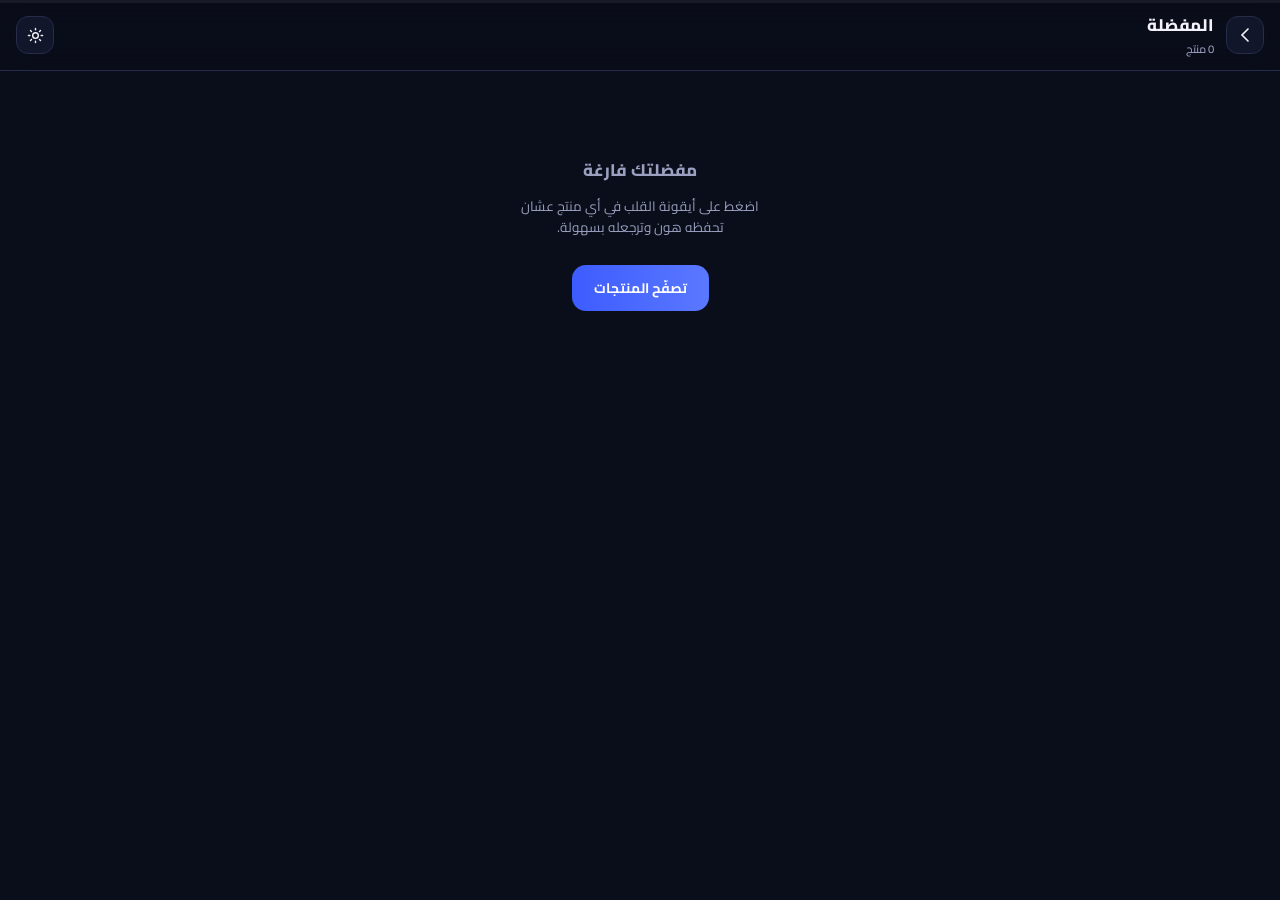
<file: wishlist.html>
<!DOCTYPE html>
<html lang="ar" dir="rtl">
<head>
<meta charset="UTF-8">
<script>(function(){try{var t=localStorage.getItem("speedShopTheme")||"dark";document.documentElement.setAttribute("data-theme",t);}catch(e){}})();</script>
<script>window.addEventListener("pageshow", function(e){ if (e.persisted) { window.location.reload(); } });</script>
<link rel="stylesheet" href="core.css?v=2">
<script src="core.js?v=2"></script>
<meta name="viewport" content="width=device-width, initial-scale=1.0, viewport-fit=cover">
<title>المفضلة — SPEED SHOP</title>
<link rel="preconnect" href="https://fonts.googleapis.com">
<link rel="preconnect" href="https://fonts.gstatic.com" crossorigin>
<link href="https://fonts.googleapis.com/css2?family=Cairo:wght@400;500;600;700;800;900&display=swap" rel="stylesheet">
<style>
  :root{
    --bg:#0A0D1A; --surface:#12162A; --surface-2:#1A1F3A; --line:#262C4A;
    --text:#F2F3F8; --text-dim:#9BA0C0; --accent:#3D5CFF; --accent-2:#00D9C0;
    --coral:#FF6A3D; --gold:#FFB020;
    --radius-sm:10px; --radius-md:16px; --radius-lg:24px;
    --safe-bottom: env(safe-area-inset-bottom, 0px);
  }
  *{box-sizing:border-box; margin:0; padding:0;}
  html{scroll-behavior:smooth;}
  body{
    font-family:'Cairo', sans-serif; background:var(--bg); color:var(--text); line-height:1.6;
    -webkit-font-smoothing:antialiased; overflow-x:hidden; padding-bottom:calc(80px + var(--safe-bottom));
  }
  img{max-width:100%; display:block;}
  a{color:inherit; text-decoration:none;}
  button{font-family:inherit; border:none; cursor:pointer; color:inherit; background:none;}
  ::selection{background:var(--accent); color:#fff;}
  @media (prefers-reduced-motion: reduce){*{animation-duration:0.01ms !important; transition-duration:0.01ms !important;}}

  .wrap{max-width:900px; margin:0 auto; padding:0 16px;}

  header.top{
    position:sticky; top:0; z-index:50; background:rgba(10,13,26,0.92);
    backdrop-filter:blur(14px); border-bottom:1px solid var(--line);
  }
  .top-row{display:flex; align-items:center; gap:12px; padding:12px 16px;}
  .icon-btn{
    width:38px; height:38px; border-radius:12px; background:var(--surface); border:1px solid var(--line);
    display:flex; align-items:center; justify-content:center; color:var(--text); flex-shrink:0;
  }
  .page-title{font-weight:800; font-size:1.05rem;}
  .page-title small{display:block; font-size:0.7rem; font-weight:500; color:var(--text-dim); margin-top:1px;}
  .top-spacer{margin-inline-start:auto;}
  .clear-btn{font-size:0.8rem; color:var(--coral); font-weight:700;}

  main{padding-top:16px;}

  .fav-grid{
    display:grid; grid-template-columns:1fr 1fr; gap:12px; padding:0 16px;
  }
  .fav-card{
    background:var(--surface); border:1px solid var(--line); border-radius:var(--radius-md);
    padding:10px; position:relative; transition:transform .2s ease, opacity .2s ease;
  }
  .fav-card.removing{transform:scale(0.9); opacity:0;}
  .fav-media{
    height:110px; border-radius:11px; margin-bottom:9px;
    background:linear-gradient(135deg, var(--surface-2), #10142A);
    display:flex; align-items:center; justify-content:center; font-size:2.6rem; position:relative; overflow:hidden;
  }
  .fav-media img{width:100%; height:100%; object-fit:cover;}
  .fav-remove{
    position:absolute; top:8px; left:8px; width:28px; height:28px; border-radius:9px;
    background:rgba(10,13,26,0.75); backdrop-filter:blur(4px); color:var(--coral);
    display:flex; align-items:center; justify-content:center; z-index:2;
  }
  .fav-store{font-size:0.66rem; color:var(--text-dim); margin-bottom:3px;}
  .fav-name{
    font-size:0.8rem; font-weight:700; margin-bottom:6px;
    display:-webkit-box; -webkit-line-clamp:2; -webkit-box-orient:vertical; overflow:hidden; min-height:2.3em;
  }
  .fav-price-row{display:flex; align-items:baseline; gap:6px; margin-bottom:9px;}
  .fav-price{font-weight:800; font-size:0.9rem; color:var(--accent-2);}
  .fav-old{font-size:0.68rem; color:var(--text-dim); text-decoration:line-through;}
  .fav-stock{font-size:0.66rem; font-weight:700; margin-bottom:8px;}
  .fav-stock.in{color:var(--accent-2);}
  .fav-stock.out{color:var(--coral);}
  .fav-add{
    width:100%; padding:9px; border-radius:10px; background:var(--accent); color:#fff;
    font-weight:700; font-size:0.76rem; display:flex; align-items:center; justify-content:center; gap:5px;
  }
  .fav-add:disabled{background:var(--surface-2); color:var(--text-dim);}

  /* ===== EMPTY STATE ===== */
  .empty-state{
    display:none; flex-direction:column; align-items:center; text-align:center;
    padding:70px 24px; gap:6px;
  }
  .empty-state.show{display:flex;}
  .empty-state .em{font-size:3rem; margin-bottom:10px; opacity:0.7;}
  .empty-state h3{font-size:1.05rem; font-weight:800;}
  .empty-state p{font-size:0.84rem; color:var(--text-dim); max-width:32ch; margin-bottom:20px;}
  .btn{
    display:inline-flex; align-items:center; justify-content:center; gap:8px;
    padding:12px 22px; border-radius:14px; font-weight:700; font-size:0.86rem;
  }
  .btn-primary{background:linear-gradient(90deg, var(--accent), #5A78FF); color:#fff;}

  .toast{
    position:fixed; bottom:calc(20px + var(--safe-bottom)); right:50%; transform:translateX(50%) translateY(10px);
    z-index:90; background:var(--surface-2); border:1px solid var(--accent-2); color:var(--text);
    padding:11px 18px; border-radius:12px; font-size:0.8rem; font-weight:700;
    opacity:0; pointer-events:none; transition:all .25s ease;
  }
  .toast.show{opacity:1; transform:translateX(50%) translateY(0);}

  @media (min-width:640px){
    .fav-grid{grid-template-columns:repeat(3,1fr);}
  }
  @media (min-width:900px){
    .fav-grid{grid-template-columns:repeat(4,1fr);}
  }

  /* ===== LIGHT THEME (DAY MODE) ===== */
  html[data-theme="light"]{
    --bg:#F4F6FB; --surface:#FFFFFF; --surface-2:#EEF1F8; --line:#E1E5F0;
    --text:#12162A; --text-dim:#667085; --accent:#3D5CFF; --accent-2:#0E9C87;
    --coral:#D14722; --gold:#B8790A;
  }
  html[data-theme="light"] header.top{background:rgba(255,255,255,0.86); box-shadow:0 1px 0 var(--line);}
  html[data-theme="light"] .bottom-nav{background:rgba(255,255,255,0.92);}
  html[data-theme="light"] .checkout-bar{background:rgba(255,255,255,0.92);}
  html[data-theme="light"] .bottom-bar{background:rgba(255,255,255,0.92);}
  html[data-theme="light"] .success-overlay{background:rgba(244,246,251,0.95);}
  html[data-theme="light"] .map-eta{background:rgba(255,255,255,0.92);}
  html[data-theme="light"] .ci-media,
  html[data-theme="light"] .p-media,
  html[data-theme="light"] .rider-avatar,
  html[data-theme="light"] .fav-media{background:linear-gradient(135deg, var(--surface-2), #E2E7F5);}
  html[data-theme="light"] .drawer{box-shadow:-8px 0 30px -10px rgba(20,30,60,0.15);}

  /* theme toggle icon swap */
  .theme-toggle .icon-moon{display:none;}
  .theme-toggle .icon-sun{display:flex;}
  html[data-theme="light"] .theme-toggle .icon-sun{display:none;}
  html[data-theme="light"] .theme-toggle .icon-moon{display:flex;}

  /* ============================================================
     MOTION & INTERACTION SYSTEM — unified across the app
     (added: does not change layout, branding or functionality)
     ============================================================ */
  :root{
    --m-ease-out:cubic-bezier(.16,1,.3,1);
    --m-ease-in:cubic-bezier(.7,0,.84,0);
    --m-ease-in-out:cubic-bezier(.65,0,.35,1);
    --m-spring:cubic-bezier(.34,1.56,.64,1);
    --m-fast:140ms; --m-base:220ms; --m-slow:320ms;
    --m-scroll-ease:cubic-bezier(.22,1,.36,1); --m-scroll-dur:520ms;
    --m-reveal-dist:20px;
  }

  /* ---- buttons & tappable controls ---- */
  .icon-btn, .btn, .btn-primary, .btn-ghost, .btn-outline, .btn-coral,
  .fav-add, .clear-btn, .edit-btn, .promo-apply, .form-save-btn, .add-addr-btn,
  .hamburger-btn, .p-add, .p-fav, .call, .drawer-close, .fav-remove,
  .saved-restore, .top-fab, .sum-items-toggle, .saved-toggle, .ci-remove,
  .ci-save, .discount, .qty button, .rider-actions a, .swatch, .chip{
    transition:transform var(--m-fast) var(--m-ease-out),
               box-shadow var(--m-fast) var(--m-ease-out),
               background-color var(--m-fast) var(--m-ease-out),
               border-color var(--m-fast) var(--m-ease-out),
               color var(--m-fast) var(--m-ease-out),
               opacity var(--m-fast) var(--m-ease-out) !important;
    will-change:transform;
  }
  @media (hover:hover){
    .icon-btn:hover, .btn:hover, .btn-primary:hover, .btn-ghost:hover, .btn-outline:hover, .btn-coral:hover,
    .fav-add:hover:not(:disabled), .edit-btn:hover, .promo-apply:hover, .form-save-btn:hover, .add-addr-btn:hover,
    .p-add:hover, .call:hover, .top-fab:hover, .saved-restore:hover, .swatch:hover, .chip:hover{
      transform:translateY(-1px) scale(1.02);
      box-shadow:0 8px 18px -8px rgba(0,0,0,.35);
    }
    .order-card:hover, .rp-card:hover, .addr-card:hover, .why-card:hover, .t-card:hover,
    .p-card:hover, .stat-card:hover, .rider-card:hover, .map-card:hover{
      transform:translateY(-3px);
      border-color:var(--accent);
      box-shadow:0 14px 28px -16px rgba(0,0,0,.4);
    }
    .menu-row:hover, .pay-option:hover, .drawer-link:hover, .faq-item:hover, .addr-card:hover{
      background-color:var(--surface-2);
    }
  }
  .icon-btn:active, .btn:active, .btn-primary:active, .btn-ghost:active, .btn-outline:active, .btn-coral:active,
  .fav-add:active, .clear-btn:active, .edit-btn:active, .promo-apply:active, .form-save-btn:active,
  .add-addr-btn:active, .hamburger-btn:active, .p-add:active, .p-fav:active, .call:active,
  .drawer-close:active, .fav-remove:active, .top-fab:active, .menu-row:active, .pay-option:active,
  .drawer-link:active, .lang-pill:active, .tab:active, .tabbtn:active, .swatch:active, .chip:active,
  .cat-card:active, .order-card:active, .rp-card:active, .fav-card:active, .addr-card:active, .p-card:active{
    transform:scale(.97) !important;
    transition-duration:90ms !important;
  }

  /* ---- cards ---- */
  .cat-card, .order-card, .rp-card, .fav-card, .addr-card, .rider-card, .map-card, .why-card, .t-card,
  .cart-item, .saved-item, .p-card, .stat-card{
    transition:transform var(--m-base) var(--m-ease-out),
               box-shadow var(--m-base) var(--m-ease-out),
               border-color var(--m-base) var(--m-ease-out) !important;
    will-change:transform;
  }

  /* ---- rows, tabs, pills, chips ---- */
  .menu-row, .pay-option, .oc-head, .drawer-link, .faq-item, .lang-pill, .tab, .tabbtn,
  .swatch, .chip, .oc-store-chip{
    transition:background-color var(--m-fast) var(--m-ease-out),
               color var(--m-fast) var(--m-ease-out),
               border-color var(--m-fast) var(--m-ease-out),
               transform var(--m-fast) var(--m-ease-out) !important;
  }

  /* ---- stepper / progress dots ---- */
  .dot, .step .dot, .step-line, .step, .gdot, .tl-dot, .tl-line{
    transition:background-color var(--m-base) var(--m-ease-in-out),
               border-color var(--m-base) var(--m-ease-in-out),
               color var(--m-base) var(--m-ease-in-out),
               width var(--m-base) var(--m-ease-in-out),
               transform var(--m-base) var(--m-ease-in-out) !important;
  }

  /* ---- toggle switches ---- */
  .switch{transition:background-color var(--m-base) var(--m-ease-in-out), border-color var(--m-base) var(--m-ease-in-out) !important;}
  .switch::after{transition:transform var(--m-base) var(--m-spring) !important;}

  /* ---- toast ---- */
  .toast{transition:opacity var(--m-base) var(--m-ease-out), transform var(--m-base) var(--m-spring) !important;}

  /* ---- drawer / overlays ---- */
  .drawer-overlay{transition:opacity var(--m-base) var(--m-ease-out) !important;}
  .drawer{transition:transform var(--m-slow) var(--m-ease-out) !important;}
  .drawer-link{transform:translateX(0);}

  /* ---- accordions (max-height panels) ---- */
  .saved-list, .sum-items{transition:max-height var(--m-slow) var(--m-ease-in-out) !important;}
  .saved-toggle .chev{transition:transform var(--m-base) var(--m-ease-in-out) !important;}

  /* ---- inline validation / promo messages ---- */
  .promo-msg.ok, .promo-msg.err, .field-err{animation:m-fade-up var(--m-fast) var(--m-ease-out);}

  /* ---- tab panel crossfade ---- */
  .tabpanel.active{animation:m-fade-up var(--m-base) var(--m-ease-out);}
  .gallery-slide{transition:opacity var(--m-base) var(--m-ease-out) !important;}

  /* ---- success / confirmation modal ---- */
  .success-overlay.open{animation:m-fade-in var(--m-base) var(--m-ease-out);}
  .success-card{animation:m-modal-in var(--m-slow) var(--m-ease-out) !important;}

  /* ---- reveal-on-scroll (generic, used by .reveal + .m-reveal) ---- */
  .reveal, .m-reveal{
    opacity:0; transform:translateY(var(--m-reveal-dist));
    transition:opacity var(--m-scroll-dur) var(--m-scroll-ease), transform var(--m-scroll-dur) var(--m-scroll-ease) !important;
    will-change:transform, opacity;
  }
  .reveal.in, .m-reveal.in{opacity:1; transform:translateY(0) translateX(0);}

  /* directional variants for scroll-reveal — assigned automatically by JS for visual variety */
  .m-reveal-d{transform:translateY(calc(var(--m-reveal-dist) * -1));}
  .m-reveal-l{transform:translateX(calc(var(--m-reveal-dist) * -1.6));}
  .m-reveal-r{transform:translateX(calc(var(--m-reveal-dist) * 1.6));}

  /* icon pop-in: small scale + fade for decorative icons inside revealed cards */
  .m-icon-pop{
    opacity:0; transform:scale(0.8);
    transition:opacity var(--m-base) var(--m-ease-out), transform var(--m-base) var(--m-spring) !important;
    display:inline-block; will-change:transform, opacity;
  }
  .m-icon-pop.in{opacity:1; transform:scale(1);}

  @media (max-width:640px){
    :root{ --m-reveal-dist:12px; --m-scroll-dur:380ms; }
  }

  /* ---- list add/remove ---- */
  .fav-card.removing, .cart-item.removing, .order-card.removing, .saved-item.removing{
    transition:transform var(--m-base) var(--m-ease-in), opacity var(--m-base) var(--m-ease-in) !important;
  }
  .m-enter{animation:m-fade-up var(--m-base) var(--m-ease-out);}

  @keyframes m-fade-up{from{opacity:0; transform:translateY(6px);} to{opacity:1; transform:translateY(0);}}
  @keyframes m-fade-in{from{opacity:0;} to{opacity:1;}}
  @keyframes m-modal-in{from{opacity:0; transform:scale(.96);} to{opacity:1; transform:scale(1);}}
  @keyframes m-nav-in{from{opacity:0; transform:translateY(-14px);} to{opacity:1; transform:translateY(0);}}
  @keyframes m-body-in{from{opacity:0;} to{opacity:1;}}

  /* ---- page load: navbar entrance + whole-page fade-in ---- */
  header.top{animation:m-nav-in .55s var(--m-ease-out) both;}
  body{animation:m-body-in var(--m-slow) var(--m-ease-out) both;}

  /* ---- page-to-page transition: fade the current page out before navigating away ---- */
  body.m-page-exit{opacity:0 !important; transition:opacity 180ms var(--m-ease-in) !important; pointer-events:none;}

  /* ---- slim top loading indicator (only shown briefly while a page navigation is in flight) ---- */
  .m-loadbar{
    position:fixed; top:0; right:0; left:0; height:2.5px; z-index:999;
    background:linear-gradient(90deg, var(--accent-2), var(--accent));
    transform:scaleX(0); transform-origin:right;
    opacity:0; pointer-events:none;
    transition:transform .45s var(--m-ease-out), opacity .2s var(--m-ease-out);
  }
  .m-loadbar.show{opacity:1; transform:scaleX(.72);}
  .m-loadbar.done{opacity:0; transform:scaleX(1); transition:transform .2s var(--m-ease-out), opacity .3s ease .15s;}

  /* ---- scroll progress bar: fills as the user scrolls down the page ---- */
  .m-scrollbar{
    position:fixed; top:0; right:0; left:0; height:2.5px; z-index:997; pointer-events:none;
    background:rgba(128,128,128,0.12);
  }
  .m-scrollbar-fill{
    height:100%; width:100%; transform:scaleX(0); transform-origin:right;
    background:linear-gradient(90deg, var(--accent-2), var(--accent));
    transition:transform 80ms linear;
    will-change:transform;
  }

  /* ---- hero parallax: background media + decorative glows drift slightly vs. scroll ---- */
  .hero{ --pz:0px; }
  .hero-media-wrap img{ transform:translate(-50%,-50%) translateY(var(--pz,0px)) !important; }
  .hero::before{ transform:translateY(calc(var(--pz,0px) * 0.7)); }
  .hero::after{ transform:translateY(calc(var(--pz,0px) * -0.7)); }

  @media (prefers-reduced-motion: reduce){
    *, *::before, *::after{
      animation-duration:0.01ms !important; animation-iteration-count:1 !important;
      transition-duration:0.01ms !important; scroll-behavior:auto !important;
    }
  }
</style>
</head>
<body>

<header class="top">
  <div class="top-row">
    <a class="icon-btn" href="index.html" aria-label="رجوع">
      <svg width="18" height="18" viewBox="0 0 24 24" fill="none" stroke="currentColor" stroke-width="2.2" stroke-linecap="round"><polyline points="16 4 8 12 16 20"/></svg>
    </a>
    <div class="page-title">المفضلة<small id="countLabel">0 منتج</small></div>
    <div class="top-spacer"></div>
    <button class="icon-btn theme-toggle" id="themeToggle" aria-label="الوضع الليلي/النهاري">
      <svg class="icon-sun" width="17" height="17" viewBox="0 0 24 24" fill="none" stroke="currentColor" stroke-width="2" stroke-linecap="round" stroke-linejoin="round"><circle cx="12" cy="12" r="4"/><path d="M12 2v2M12 20v2M4.93 4.93l1.41 1.41M17.66 17.66l1.41 1.41M2 12h2M20 12h2M4.93 19.07l1.41-1.41M17.66 6.34l1.41-1.41"/></svg>
      <svg class="icon-moon" width="17" height="17" viewBox="0 0 24 24" fill="none" stroke="currentColor" stroke-width="2" stroke-linecap="round" stroke-linejoin="round"><path d="M21 12.8A9 9 0 1 1 11.2 3a7 7 0 0 0 9.8 9.8z"/></svg>
    </button>
    
    <button class="clear-btn" id="clearBtn">إفراغ الكل</button>
  </div>
</header>

<main>
  <div class="wrap">
    <div class="fav-grid" id="favGrid"></div>
    <div class="empty-state" id="emptyState">
      
      <h3>مفضلتك فارغة</h3>
      <p>اضغط على أيقونة القلب في أي منتج عشان تحفظه هون وترجعله بسهولة.</p>
      <a class="btn btn-primary" href="index.html">تصفّح المنتجات</a>
    </div>
  </div>
</main>

<div class="toast" id="toast">✓ تمت إضافة المنتج للسلة</div>

<script>
  const fmt = n => `${n.toLocaleString('ar')}₪`;

  function favorites(){
    return SS.getWishlist().map(id => {
      const p = SS.getProductById(id);
      if(!p) return null;
      return { id: p.id, store: SS.productCategoryLabel(p), em: p.icon || SS.DEFAULT_PRODUCT_ICON, image: p.image || null, name: p.name, price: Number(p.price) || 0, inStock: true };
    }).filter(Boolean);
  }

  function render(){
    const favs = favorites();
    const grid = document.getElementById('favGrid');
    const emptyState = document.getElementById('emptyState');
    document.getElementById('countLabel').textContent = `${favs.length} منتج`;
    document.getElementById('clearBtn').style.display = favs.length ? 'block' : 'none';

    if(favs.length === 0){
      grid.innerHTML = '';
      emptyState.classList.add('show');
      return;
    }
    emptyState.classList.remove('show');

    grid.innerHTML = favs.map(f => `
      <div class="fav-card" data-id="${f.id}">
        <button class="fav-remove" data-action="remove" data-id="${f.id}" aria-label="حذف من المفضلة">
          <svg width="14" height="14" viewBox="0 0 24 24" fill="currentColor"><path d="M20.8 4.6a5.5 5.5 0 0 0-7.8 0L12 5.6l-1-1a5.5 5.5 0 0 0-7.8 7.8l1 1L12 21l7.8-7.8 1-1a5.5 5.5 0 0 0 0-7.6z"/></svg>
        </button>
        <a href="product-detail.html?id=${encodeURIComponent(f.id)}">
          <div class="fav-media">${f.image ? `<img src="${f.image}" alt="">` : f.em}</div>
        </a>
        <div class="fav-store">${SS.escapeHTML(f.store)}</div>
        <div class="fav-name">${SS.escapeHTML(f.name)}</div>
        <div class="fav-price-row">
          <span class="fav-price">${fmt(f.price)}</span>
        </div>
        <div class="fav-stock in">✓ متوفر</div>
        <button class="fav-add" data-action="add" data-id="${f.id}">
          أضف للسلة
        </button>
      </div>
    `).join('');
  }

  function showToast(msg){
    const t = document.getElementById('toast');
    t.textContent = msg;
    t.classList.add('show');
    setTimeout(() => t.classList.remove('show'), 1800);
  }

  document.getElementById('favGrid').addEventListener('click', (e) => {
    const btn = e.target.closest('button[data-action]');
    if(!btn) return;
    e.preventDefault();
    const id = btn.dataset.id;
    const action = btn.dataset.action;
    if(action === 'remove'){
      const card = btn.closest('.fav-card');
      card.classList.add('removing');
      setTimeout(() => {
        SS.toggleWishlist(id);
        render();
      }, 200);
    }
    if(action === 'add'){
      SS.addToCart(id, 1);
      showToast('✓ تمت إضافة المنتج للسلة');
    }
  });

  document.getElementById('clearBtn').addEventListener('click', () => {
    if(SS.getWishlist().length === 0) return;
    SS.setWishlist([]);
    render();
  });

  render();
</script>
<script>
  (function(){
    var btn = document.getElementById('themeToggle');
    if(!btn) return;
    btn.addEventListener('click', function(){
      var isLight = document.documentElement.getAttribute('data-theme') === 'light';
      var next = isLight ? 'dark' : 'light';
      document.documentElement.setAttribute('data-theme', next);
      try{ localStorage.setItem('speedShopTheme', next); }catch(e){}
    });
  })();
</script>
<script>
(function(){
  // Enables :active styles to fire reliably on iOS Safari
  document.addEventListener('touchstart', function(){}, {passive:true});

  // Scroll-reveal: adds directional variety + per-group stagger to cards/sections
  // (down for headings, left/right for paired cards, up for the rest), plus a
  // gentle pop-in for icons inside them. Also covers elements already tagged
  // with .reveal/.m-reveal so the whole page stays visually consistent.
  var sel = '.order-card, .addr-card, .rp-card, .why-card, .t-card, .fav-card, .rider-card, .map-card, .stat-card, .section, .cart-item, .saved-item, .page-title, .p-title, .section-head, .section-label, .hero, .hero-stats, .stats-row, .cat-card, .p-card, .offer-band';
  var downSel = '.section-head, .section-label, .page-title, .p-title';
  var sideSel = '.addr-card, .rp-card, .rider-card, .map-card, .fav-card';
  var iconHostSel = '.why-card, .cat-card, .t-card, .stat-card';
  var all = Array.prototype.slice.call(document.querySelectorAll(sel));
  if('IntersectionObserver' in window && all.length){
    var parentIdx = new Map();
    var parentSide = new Map();
    all.forEach(function(el){
      if(!el.classList.contains('reveal') && !el.classList.contains('m-reveal')){
        el.classList.add('m-reveal');
      }
      if(el.matches(downSel)){
        el.classList.add('m-reveal-d');
      } else if(el.matches(sideSel)){
        var side = parentSide.get(el.parentElement) || 0;
        el.classList.add(side % 2 === 0 ? 'm-reveal-r' : 'm-reveal-l');
        parentSide.set(el.parentElement, side + 1);
      }
      var idx = parentIdx.get(el.parentElement) || 0;
      el.style.transitionDelay = (Math.min(idx, 5) * 100) + 'ms';
      parentIdx.set(el.parentElement, idx + 1);
    });
    var mio = new IntersectionObserver(function(entries){
      entries.forEach(function(e){
        if(e.isIntersecting){
          e.target.classList.add('in');
          mio.unobserve(e.target);
        }
      });
    }, {threshold:0.12});
    all.forEach(function(el){ mio.observe(el); });

    var icons = [];
    all.forEach(function(el){
      if(el.matches(iconHostSel)){
        var em = el.querySelector('.em');
        if(em) icons.push(em);
      }
    });
    icons.forEach(function(el, i){
      el.classList.add('m-icon-pop');
      el.style.transitionDelay = (Math.min(i % 6, 5) * 100 + 80) + 'ms';
      mio.observe(el);
    });
  }
})();
</script>
<script>
(function(){
  var reduceMotion = window.matchMedia('(prefers-reduced-motion: reduce)').matches;
  var bar = document.createElement('div');
  bar.className = 'm-loadbar';
  document.body.appendChild(bar);

  // Shared helper so JS-triggered redirects (buy now, checkout, logout...) use the
  // same soft fade + loading cue as normal link navigation.
  window.mGoTo = function(href, delay){
    if(!href) return;
    bar.classList.remove('done');
    void bar.offsetWidth;
    bar.classList.add('show');
    if(reduceMotion){ window.location.href = href; return; }
    document.body.classList.add('m-page-exit');
    setTimeout(function(){ window.location.href = href; }, delay || 180);
  };

  // Intercept clicks on internal .html links to play a light fade-out before leaving.
  document.addEventListener('click', function(e){
    var a = e.target.closest && e.target.closest('a[href]');
    if(!a || e.defaultPrevented || e.button !== 0 || e.metaKey || e.ctrlKey || e.shiftKey || e.altKey) return;
    var href = a.getAttribute('href');
    if(!href || href.charAt(0) === '#' || a.target === '_blank' || a.hasAttribute('download')) return;
    if(/^([a-z]+:)?\/\//i.test(href) || /^(tel|sms|mailto|whatsapp):/i.test(href)) return;
    if(href.indexOf('.html') === -1) return;
    e.preventDefault();
    window.mGoTo(href);
  }, true);
})();
</script>
<script>
(function(){
  // Scroll progress bar
  var reduceMotion = window.matchMedia('(prefers-reduced-motion: reduce)').matches;
  var track = document.createElement('div');
  track.className = 'm-scrollbar';
  var fill = document.createElement('div');
  fill.className = 'm-scrollbar-fill';
  track.appendChild(fill);
  document.body.appendChild(track);
  var ticking = false;
  function updateProgress(){
    var doc = document.documentElement;
    var max = doc.scrollHeight - doc.clientHeight;
    var pct = max > 0 ? Math.min(1, Math.max(0, doc.scrollTop / max)) : 0;
    fill.style.transform = 'scaleX(' + pct + ')';
    ticking = false;
  }
  window.addEventListener('scroll', function(){
    if(!ticking){ requestAnimationFrame(updateProgress); ticking = true; }
  }, {passive:true});
  updateProgress();

  // Hero parallax: only runs while the hero is near the viewport, and skipped
  // entirely on reduced-motion or small/touch screens to keep things light.
  var hero = document.querySelector('.hero');
  var isSmall = window.matchMedia('(max-width:640px)').matches;
  if(hero && !reduceMotion && !isSmall && 'IntersectionObserver' in window){
    var active = false;
    function updateParallax(){
      var rect = hero.getBoundingClientRect();
      var mid = rect.top + rect.height / 2 - window.innerHeight / 2;
      var pz = Math.max(-24, Math.min(24, mid * -0.06));
      hero.style.setProperty('--pz', pz + 'px');
      if(active) requestAnimationFrame(updateParallax);
    }
    var hio = new IntersectionObserver(function(entries){
      entries.forEach(function(e){
        if(e.isIntersecting && !active){
          active = true;
          requestAnimationFrame(updateParallax);
        } else if(!e.isIntersecting){
          active = false;
        }
      });
    });
    hio.observe(hero);
  }
})();
</script>
</body>
</html>
</file>
<file: core.css>
/* SPEED SHOP — أنماط مشتركة بين الصفحات */
.empty-state{
  text-align:center; padding:48px 20px; color:var(--text-dim);
  grid-column:1 / -1;
}
.empty-state .em{font-size:2.2rem; margin-bottom:12px; display:block;}
.empty-state p{margin-top:6px; font-size:0.85rem;}
</file>
